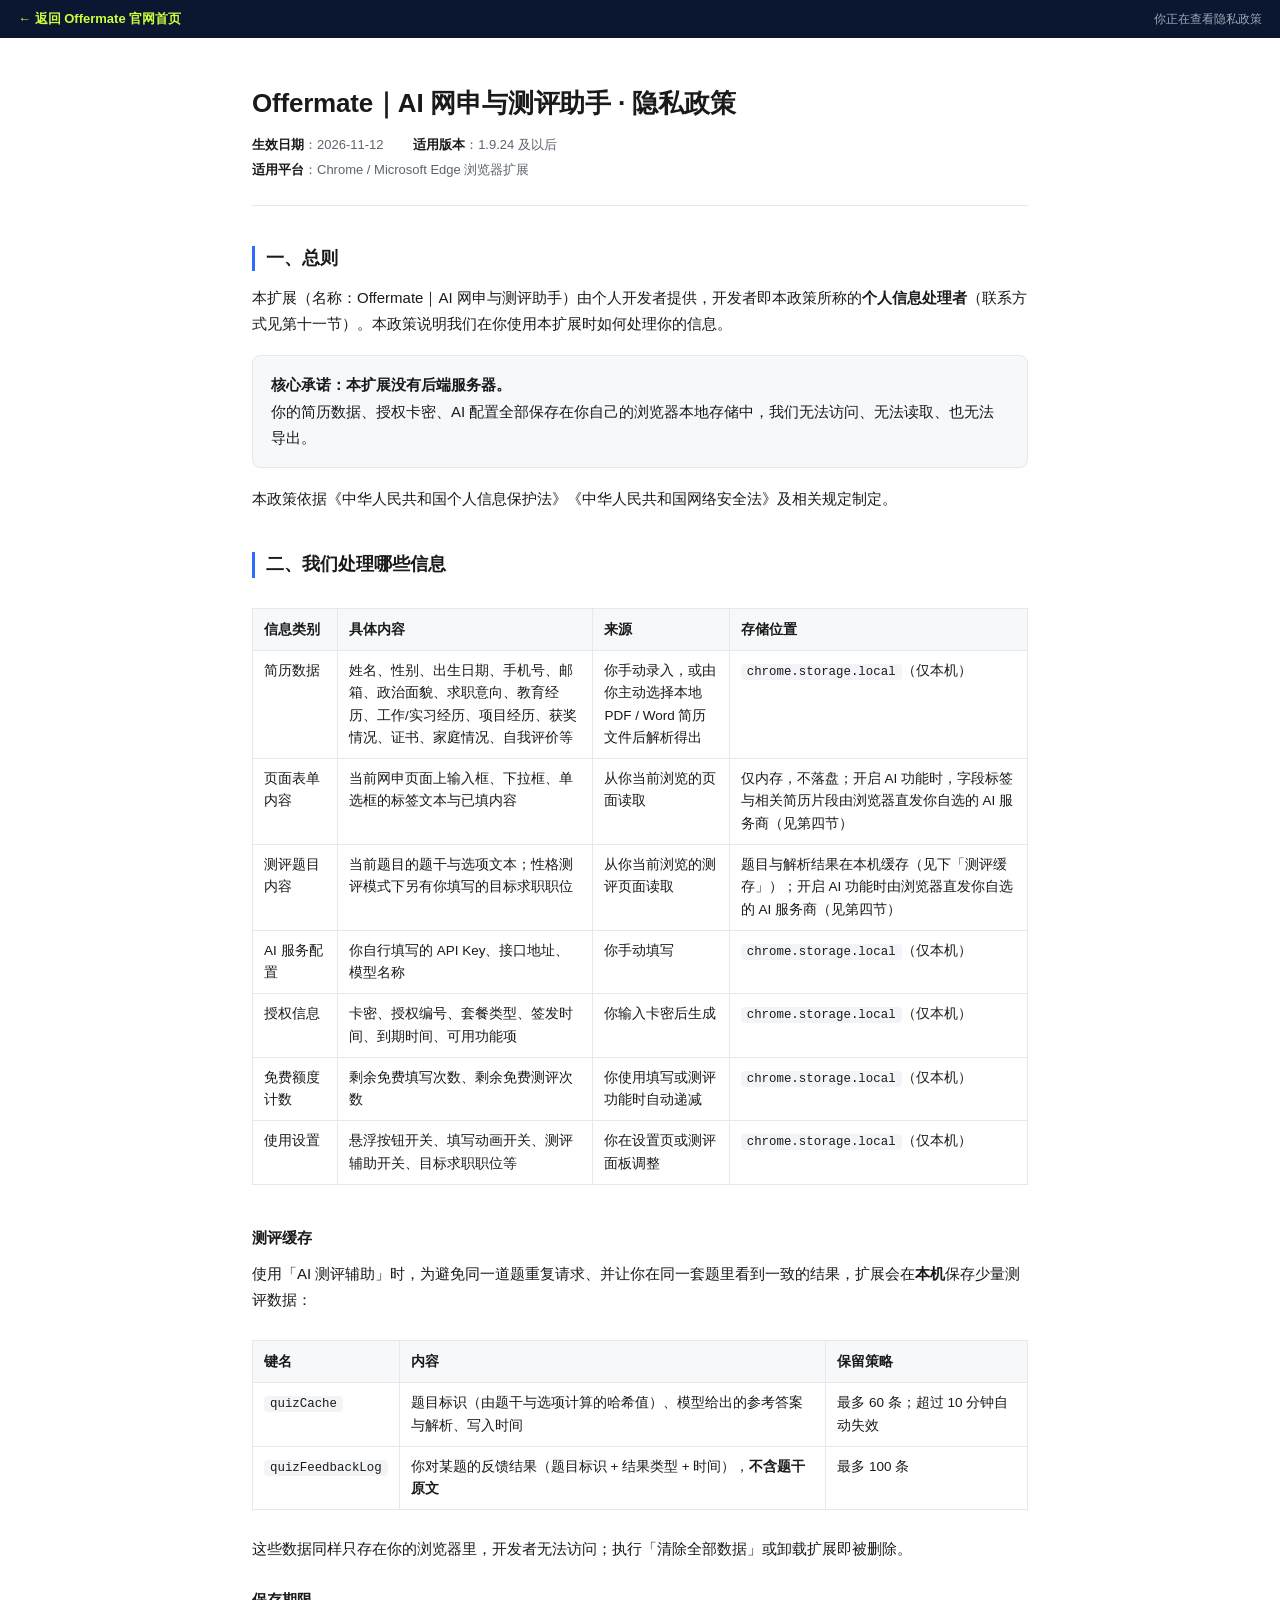
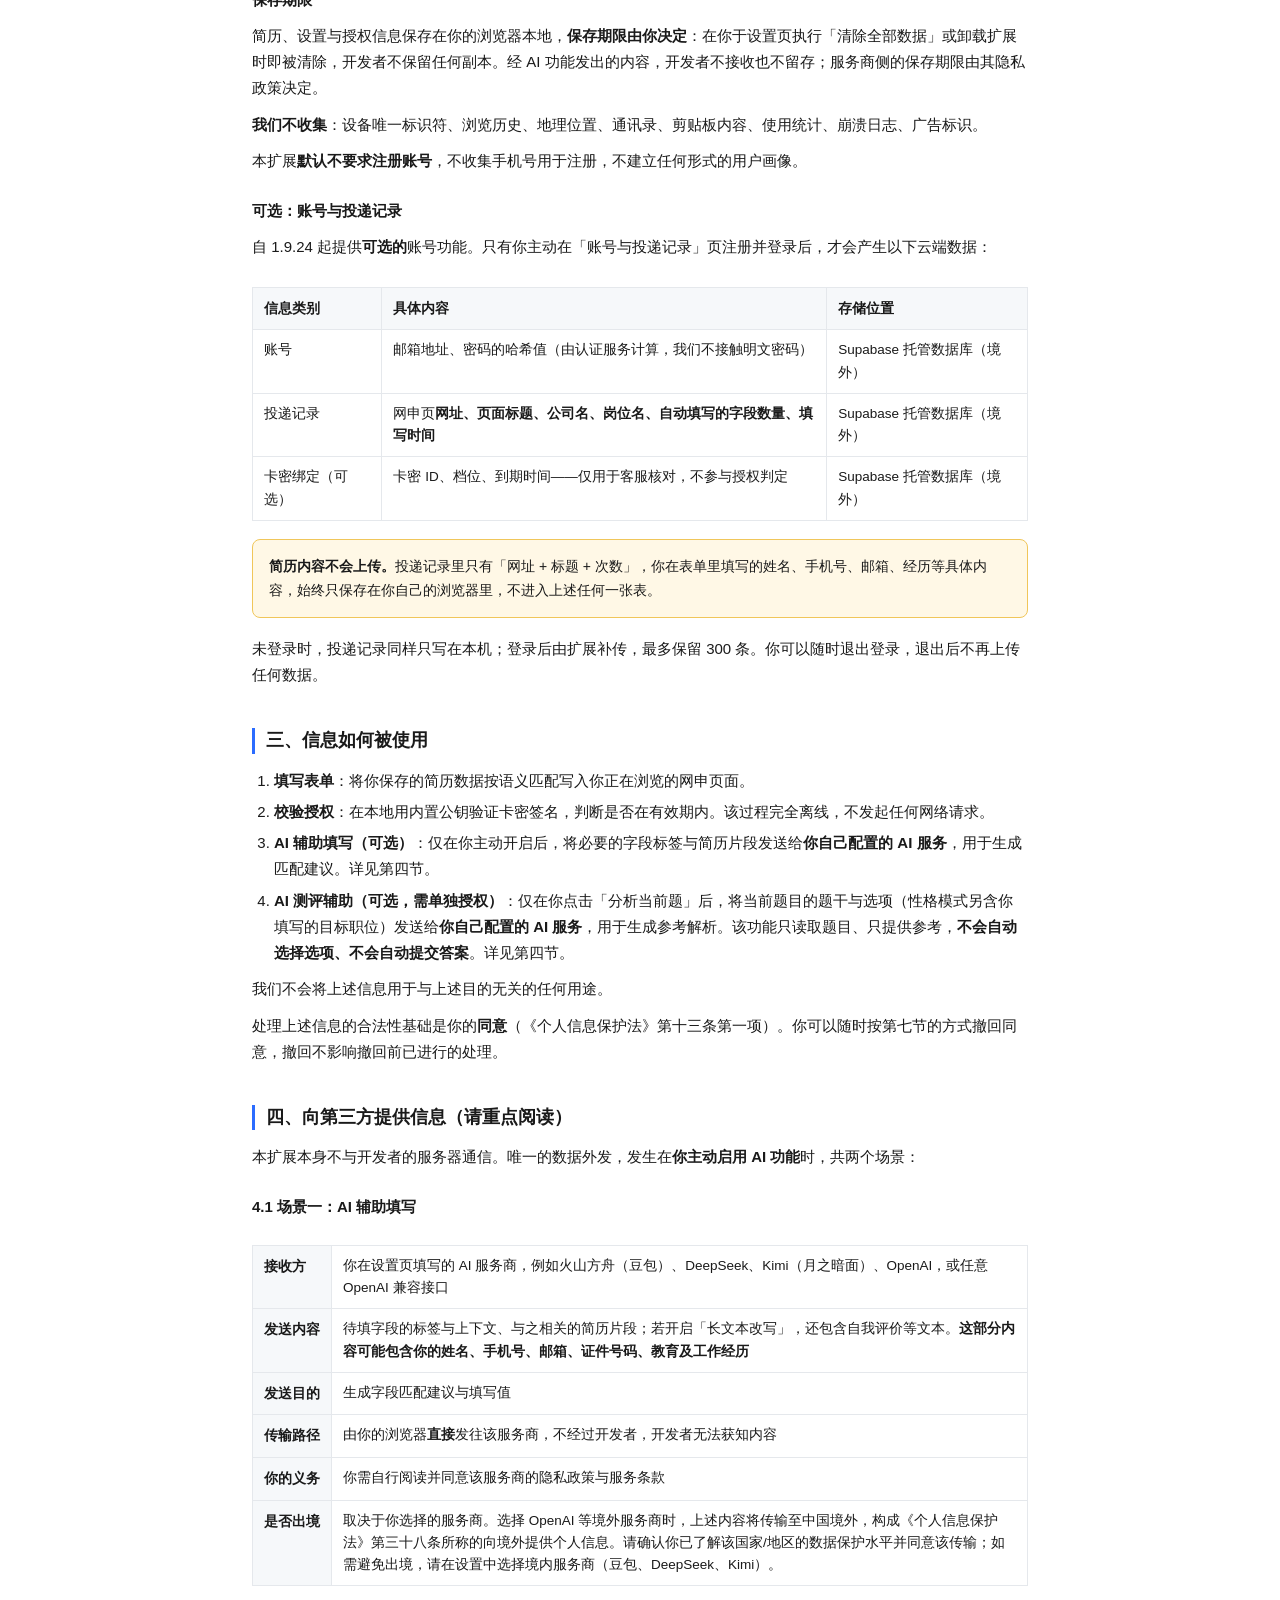
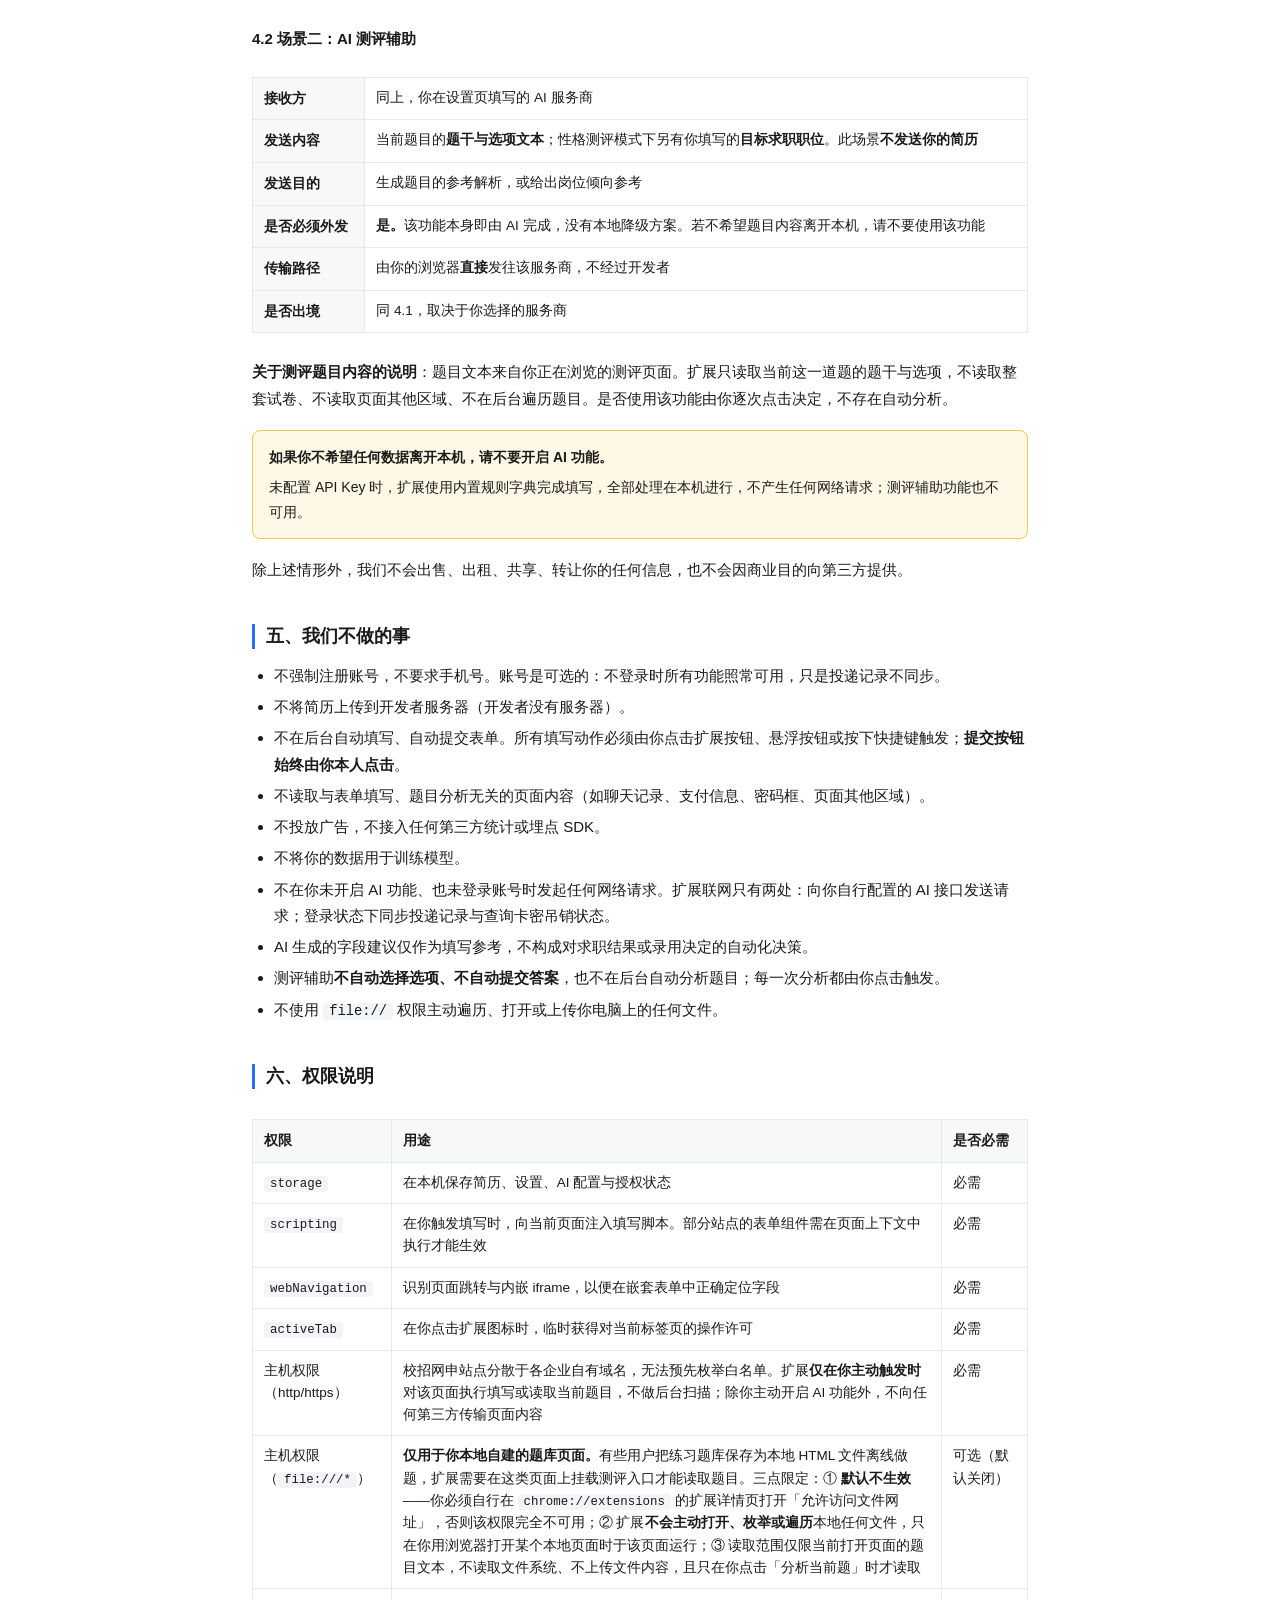
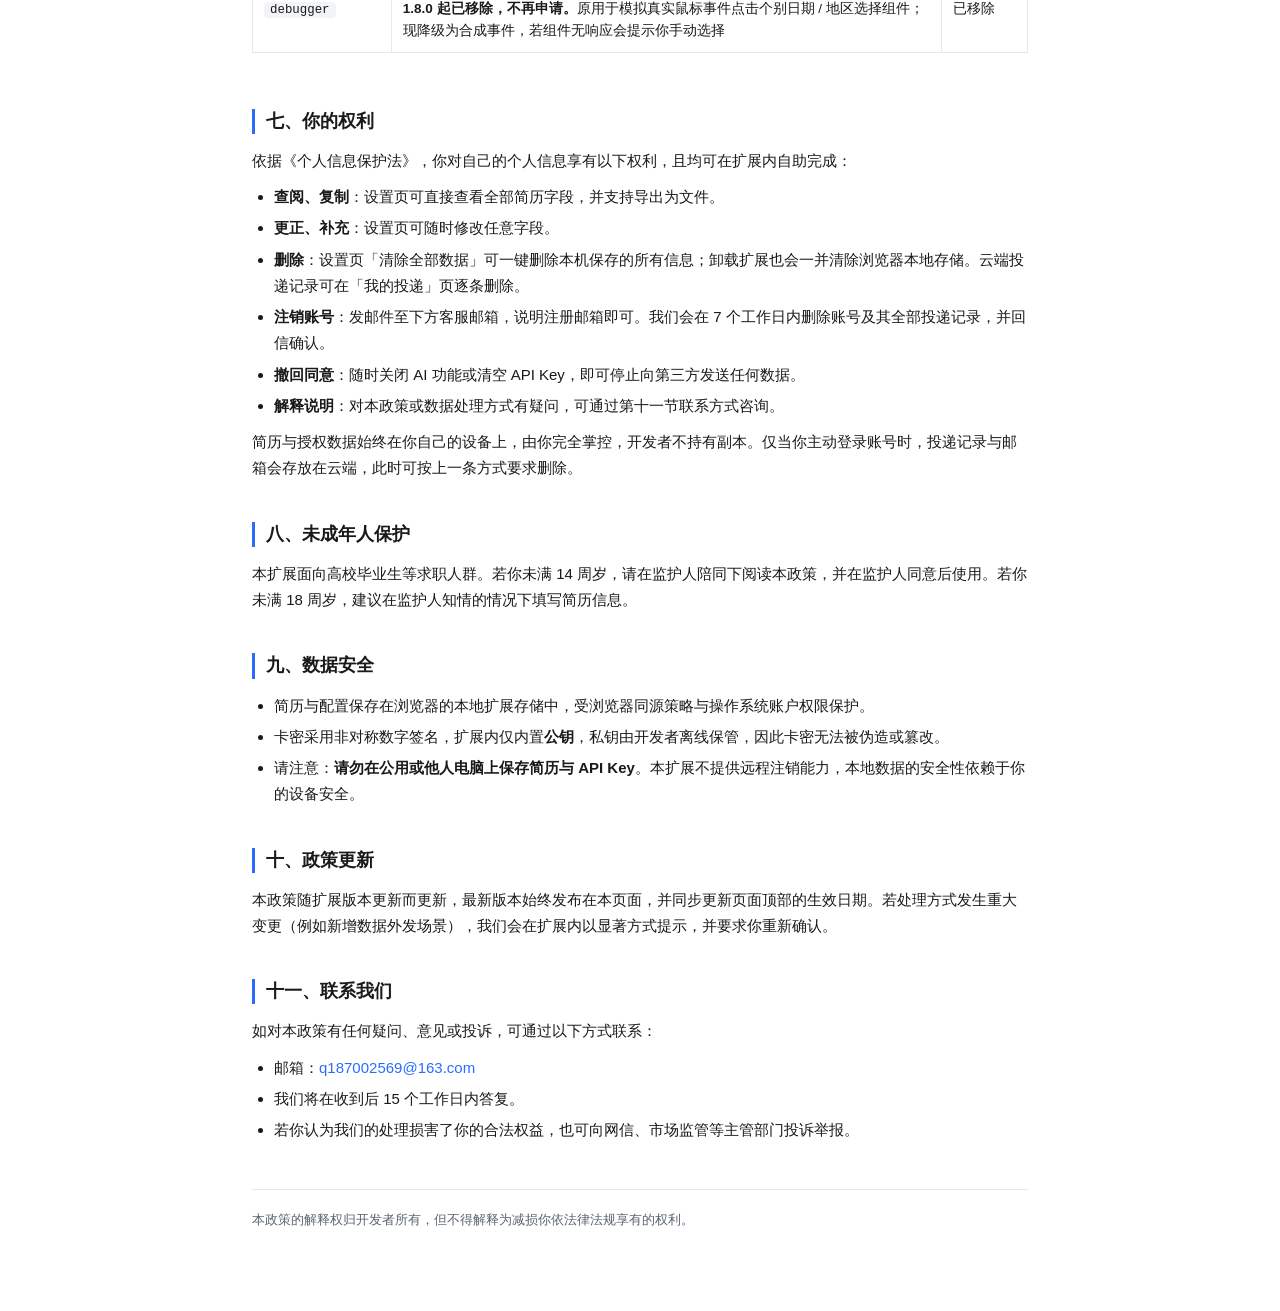
<file: index.html>
<!DOCTYPE html>
<html lang="zh-CN">
<head>
<meta charset="utf-8">
<meta name="viewport" content="width=device-width,initial-scale=1">
<title>隐私政策 · Offermate｜AI 网申与测评助手</title>
<meta name="description" content="Offermate｜AI 网申与测评助手隐私政策：简历与授权数据仅保存在本机；可选登录账号后，仅同步「网址、页面标题、填写次数」三类投递记录。开发者不接触简历内容。">
<style>
  :root{
    --bg:#ffffff; --fg:#1a1a1a; --fg2:#5b6470; --line:#e5e8ec;
    --accent:#2b6cff; --warn-bg:#fff8e6; --warn-line:#f0c65a;
    --tbl-head:#f6f8fa; --code-bg:#f2f4f7;
  }
  @media (prefers-color-scheme: dark){
    :root{
      --bg:#14161a; --fg:#e8eaed; --fg2:#9aa4b2; --line:#2a2f38;
      --accent:#6f9bff; --warn-bg:#2a2415; --warn-line:#8a6d2a;
      --tbl-head:#1c2028; --code-bg:#1c2028;
    }
  }
  *{box-sizing:border-box}
  body{
    margin:0; background:var(--bg); color:var(--fg);
    font:15px/1.75 -apple-system,BlinkMacSystemFont,"Segoe UI","PingFang SC","Microsoft YaHei",sans-serif;
    -webkit-font-smoothing:antialiased;
  }
  .wrap{max-width:820px;margin:0 auto;padding:48px 22px 80px}
  header{border-bottom:1px solid var(--line);padding-bottom:22px;margin-bottom:34px}
  h1{font-size:26px;line-height:1.35;margin:0 0 12px;letter-spacing:-.2px}
  .meta{color:var(--fg2);font-size:13px;line-height:1.9}
  .meta b{color:var(--fg);font-weight:600}
  h2{font-size:18px;margin:40px 0 14px;padding-left:11px;border-left:3px solid var(--accent);line-height:1.4}
  h3{font-size:15px;margin:24px 0 8px}
  p{margin:10px 0}
  ul,ol{margin:10px 0;padding-left:22px}
  li{margin:5px 0}
  strong{font-weight:600}
  table{width:100%;border-collapse:collapse;margin:16px 0;font-size:13.5px}
  th,td{border:1px solid var(--line);padding:9px 11px;text-align:left;vertical-align:top}
  th{background:var(--tbl-head);font-weight:600;white-space:nowrap}
  td{line-height:1.65}
  code{background:var(--code-bg);padding:1px 6px;border-radius:4px;font-size:.92em;
       font-family:ui-monospace,SFMono-Regular,Menlo,Consolas,monospace}
  .callout{
    background:var(--warn-bg);border:1px solid var(--warn-line);border-radius:8px;
    padding:14px 16px;margin:18px 0;font-size:14px;
  }
  .callout b{display:block;margin-bottom:6px}
  .key{
    background:var(--tbl-head);border:1px solid var(--line);border-radius:8px;
    padding:16px 18px;margin:18px 0;font-size:15px;
  }
  hr{border:0;border-top:1px solid var(--line);margin:38px 0}
  footer{color:var(--fg2);font-size:12.5px;margin-top:46px;padding-top:20px;border-top:1px solid var(--line)}
  a{color:var(--accent);text-decoration:none}
  a:hover{text-decoration:underline}
  .tbl-scroll{overflow-x:auto}
  @media (max-width:560px){
    .wrap{padding:32px 16px 60px}
    h1{font-size:21px}
    table{font-size:12.5px}
    th,td{padding:7px 8px}
  }
  .topbar { position: sticky; top: 0; z-index: 20; display: flex; align-items: center;
    gap: 12px; padding: 10px 18px; background: #0B1730; color: #E8F0FF;
    font-size: 13px; line-height: 1.4; }
  .topbar a { color: #C9FF3B; font-weight: 700; text-decoration: none; }
  .topbar a:hover { text-decoration: underline; }
  .topbar span { margin-left: auto; color: rgba(232, 240, 255, .66); font-size: 12px; }
  @media (max-width: 520px) { .topbar span { display: none; } }
</style>
</head>
<body>
<div class="topbar">
  <a href="./site/">← 返回 Offermate 官网首页</a>
  <span>你正在查看隐私政策</span>
</div>

<div class="wrap">

<header>
  <h1>Offermate｜AI 网申与测评助手 · 隐私政策</h1>
  <div class="meta">
    <b>生效日期</b>：2026-11-12　　
    <b>适用版本</b>：1.9.24 及以后<br>
    <b>适用平台</b>：Chrome / Microsoft Edge 浏览器扩展
  </div>
</header>

<h2>一、总则</h2>
<p>本扩展（名称：Offermate｜AI 网申与测评助手）由个人开发者提供，开发者即本政策所称的<strong>个人信息处理者</strong>（联系方式见第十一节）。本政策说明我们在你使用本扩展时如何处理你的信息。</p>

<div class="key">
  <strong>核心承诺：本扩展没有后端服务器。</strong><br>
  你的简历数据、授权卡密、AI 配置全部保存在你自己的浏览器本地存储中，我们无法访问、无法读取、也无法导出。
</div>

<p>本政策依据《中华人民共和国个人信息保护法》《中华人民共和国网络安全法》及相关规定制定。</p>

<h2>二、我们处理哪些信息</h2>
<div class="tbl-scroll">
<table>
  <thead>
    <tr><th>信息类别</th><th>具体内容</th><th>来源</th><th>存储位置</th></tr>
  </thead>
  <tbody>
    <tr>
      <td>简历数据</td>
      <td>姓名、性别、出生日期、手机号、邮箱、政治面貌、求职意向、教育经历、工作/实习经历、项目经历、获奖情况、证书、家庭情况、自我评价等</td>
      <td>你手动录入，或由你主动选择本地 PDF / Word 简历文件后解析得出</td>
      <td><code>chrome.storage.local</code>（仅本机）</td>
    </tr>
    <tr>
      <td>页面表单内容</td>
      <td>当前网申页面上输入框、下拉框、单选框的标签文本与已填内容</td>
      <td>从你当前浏览的页面读取</td>
      <td>仅内存，不落盘；开启 AI 功能时，字段标签与相关简历片段由浏览器直发你自选的 AI 服务商（见第四节）</td>
    </tr>
    <tr>
      <td>测评题目内容</td>
      <td>当前题目的题干与选项文本；性格测评模式下另有你填写的目标求职职位</td>
      <td>从你当前浏览的测评页面读取</td>
      <td>题目与解析结果在本机缓存（见下「测评缓存」）；开启 AI 功能时由浏览器直发你自选的 AI 服务商（见第四节）</td>
    </tr>
    <tr>
      <td>AI 服务配置</td>
      <td>你自行填写的 API Key、接口地址、模型名称</td>
      <td>你手动填写</td>
      <td><code>chrome.storage.local</code>（仅本机）</td>
    </tr>
    <tr>
      <td>授权信息</td>
      <td>卡密、授权编号、套餐类型、签发时间、到期时间、可用功能项</td>
      <td>你输入卡密后生成</td>
      <td><code>chrome.storage.local</code>（仅本机）</td>
    </tr>
    <tr>
      <td>免费额度计数</td>
      <td>剩余免费填写次数、剩余免费测评次数</td>
      <td>你使用填写或测评功能时自动递减</td>
      <td><code>chrome.storage.local</code>（仅本机）</td>
    </tr>
    <tr>
      <td>使用设置</td>
      <td>悬浮按钮开关、填写动画开关、测评辅助开关、目标求职职位等</td>
      <td>你在设置页或测评面板调整</td>
      <td><code>chrome.storage.local</code>（仅本机）</td>
    </tr>
  </tbody>
</table>
</div>

<h3>测评缓存</h3>
<p>使用「AI 测评辅助」时，为避免同一道题重复请求、并让你在同一套题里看到一致的结果，扩展会在<strong>本机</strong>保存少量测评数据：</p>
<div class="tbl-scroll">
<table>
  <thead>
    <tr><th>键名</th><th>内容</th><th>保留策略</th></tr>
  </thead>
  <tbody>
    <tr><td><code>quizCache</code></td><td>题目标识（由题干与选项计算的哈希值）、模型给出的参考答案与解析、写入时间</td><td>最多 60 条；超过 10 分钟自动失效</td></tr>
    <tr><td><code>quizFeedbackLog</code></td><td>你对某题的反馈结果（题目标识 + 结果类型 + 时间），<strong>不含题干原文</strong></td><td>最多 100 条</td></tr>
  </tbody>
</table>
</div>
<p>这些数据同样只存在你的浏览器里，开发者无法访问；执行「清除全部数据」或卸载扩展即被删除。</p>

<h3>保存期限</h3>
<p>简历、设置与授权信息保存在你的浏览器本地，<strong>保存期限由你决定</strong>：在你于设置页执行「清除全部数据」或卸载扩展时即被清除，开发者不保留任何副本。经 AI 功能发出的内容，开发者不接收也不留存；服务商侧的保存期限由其隐私政策决定。</p>

<p><strong>我们不收集</strong>：设备唯一标识符、浏览历史、地理位置、通讯录、剪贴板内容、使用统计、崩溃日志、广告标识。</p>
<p>本扩展<strong>默认不要求注册账号</strong>，不收集手机号用于注册，不建立任何形式的用户画像。</p>

<h3>可选：账号与投递记录</h3>
<p>自 1.9.24 起提供<strong>可选的</strong>账号功能。只有你主动在「账号与投递记录」页注册并登录后，才会产生以下云端数据：</p>
<div class="tbl-scroll">
<table>
  <thead>
    <tr><th>信息类别</th><th>具体内容</th><th>存储位置</th></tr>
  </thead>
  <tbody>
    <tr>
      <td>账号</td>
      <td>邮箱地址、密码的哈希值（由认证服务计算，我们不接触明文密码）</td>
      <td>Supabase 托管数据库（境外）</td>
    </tr>
    <tr>
      <td>投递记录</td>
      <td>网申页<strong>网址、页面标题、公司名、岗位名、自动填写的字段数量、填写时间</strong></td>
      <td>Supabase 托管数据库（境外）</td>
    </tr>
    <tr>
      <td>卡密绑定（可选）</td>
      <td>卡密 ID、档位、到期时间——仅用于客服核对，不参与授权判定</td>
      <td>Supabase 托管数据库（境外）</td>
    </tr>
  </tbody>
</table>
<div class="callout">
  <strong>简历内容不会上传。</strong>投递记录里只有「网址 + 标题 + 次数」，你在表单里填写的姓名、手机号、邮箱、经历等具体内容，始终只保存在你自己的浏览器里，不进入上述任何一张表。
</div>
<p>未登录时，投递记录同样只写在本机；登录后由扩展补传，最多保留 300 条。你可以随时退出登录，退出后不再上传任何数据。</p>

<h2>三、信息如何被使用</h2>
<ol>
  <li><strong>填写表单</strong>：将你保存的简历数据按语义匹配写入你正在浏览的网申页面。</li>
  <li><strong>校验授权</strong>：在本地用内置公钥验证卡密签名，判断是否在有效期内。该过程完全离线，不发起任何网络请求。</li>
  <li><strong>AI 辅助填写（可选）</strong>：仅在你主动开启后，将必要的字段标签与简历片段发送给<strong>你自己配置的 AI 服务</strong>，用于生成匹配建议。详见第四节。</li>
  <li><strong>AI 测评辅助（可选，需单独授权）</strong>：仅在你点击「分析当前题」后，将当前题目的题干与选项（性格模式另含你填写的目标职位）发送给<strong>你自己配置的 AI 服务</strong>，用于生成参考解析。该功能只读取题目、只提供参考，<strong>不会自动选择选项、不会自动提交答案</strong>。详见第四节。</li>
</ol>
<p>我们不会将上述信息用于与上述目的无关的任何用途。</p>
<p>处理上述信息的合法性基础是你的<strong>同意</strong>（《个人信息保护法》第十三条第一项）。你可以随时按第七节的方式撤回同意，撤回不影响撤回前已进行的处理。</p>

<h2>四、向第三方提供信息（请重点阅读）</h2>
<p>本扩展本身不与开发者的服务器通信。唯一的数据外发，发生在<strong>你主动启用 AI 功能</strong>时，共两个场景：</p>

<h3>4.1 场景一：AI 辅助填写</h3>
<div class="tbl-scroll">
<table>
  <tbody>
    <tr><th>接收方</th><td>你在设置页填写的 AI 服务商，例如火山方舟（豆包）、DeepSeek、Kimi（月之暗面）、OpenAI，或任意 OpenAI 兼容接口</td></tr>
    <tr><th>发送内容</th><td>待填字段的标签与上下文、与之相关的简历片段；若开启「长文本改写」，还包含自我评价等文本。<strong>这部分内容可能包含你的姓名、手机号、邮箱、证件号码、教育及工作经历</strong></td></tr>
    <tr><th>发送目的</th><td>生成字段匹配建议与填写值</td></tr>
    <tr><th>传输路径</th><td>由你的浏览器<strong>直接</strong>发往该服务商，不经过开发者，开发者无法获知内容</td></tr>
    <tr><th>你的义务</th><td>你需自行阅读并同意该服务商的隐私政策与服务条款</td></tr>
    <tr><th>是否出境</th><td>取决于你选择的服务商。选择 OpenAI 等境外服务商时，上述内容将传输至中国境外，构成《个人信息保护法》第三十八条所称的向境外提供个人信息。请确认你已了解该国家/地区的数据保护水平并同意该传输；如需避免出境，请在设置中选择境内服务商（豆包、DeepSeek、Kimi）。</td></tr>
  </tbody>
</table>
</div>

<h3>4.2 场景二：AI 测评辅助</h3>
<div class="tbl-scroll">
<table>
  <tbody>
    <tr><th>接收方</th><td>同上，你在设置页填写的 AI 服务商</td></tr>
    <tr><th>发送内容</th><td>当前题目的<strong>题干与选项文本</strong>；性格测评模式下另有你填写的<strong>目标求职职位</strong>。此场景<strong>不发送你的简历</strong></td></tr>
    <tr><th>发送目的</th><td>生成题目的参考解析，或给出岗位倾向参考</td></tr>
    <tr><th>是否必须外发</th><td><strong>是。</strong>该功能本身即由 AI 完成，没有本地降级方案。若不希望题目内容离开本机，请不要使用该功能</td></tr>
    <tr><th>传输路径</th><td>由你的浏览器<strong>直接</strong>发往该服务商，不经过开发者</td></tr>
    <tr><th>是否出境</th><td>同 4.1，取决于你选择的服务商</td></tr>
  </tbody>
</table>
</div>

<p><strong>关于测评题目内容的说明</strong>：题目文本来自你正在浏览的测评页面。扩展只读取当前这一道题的题干与选项，不读取整套试卷、不读取页面其他区域、不在后台遍历题目。是否使用该功能由你逐次点击决定，不存在自动分析。</p>

<div class="callout">
  <b>如果你不希望任何数据离开本机，请不要开启 AI 功能。</b>
  未配置 API Key 时，扩展使用内置规则字典完成填写，全部处理在本机进行，不产生任何网络请求；测评辅助功能也不可用。
</div>

<p>除上述情形外，我们不会出售、出租、共享、转让你的任何信息，也不会因商业目的向第三方提供。</p>

<h2>五、我们不做的事</h2>
<ul>
  <li>不强制注册账号，不要求手机号。账号是可选的：不登录时所有功能照常可用，只是投递记录不同步。</li>
  <li>不将简历上传到开发者服务器（开发者没有服务器）。</li>
  <li>不在后台自动填写、自动提交表单。所有填写动作必须由你点击扩展按钮、悬浮按钮或按下快捷键触发；<strong>提交按钮始终由你本人点击</strong>。</li>
  <li>不读取与表单填写、题目分析无关的页面内容（如聊天记录、支付信息、密码框、页面其他区域）。</li>
  <li>不投放广告，不接入任何第三方统计或埋点 SDK。</li>
  <li>不将你的数据用于训练模型。</li>
  <li>不在你未开启 AI 功能、也未登录账号时发起任何网络请求。扩展联网只有两处：向你自行配置的 AI 接口发送请求；登录状态下同步投递记录与查询卡密吊销状态。</li>
  <li>AI 生成的字段建议仅作为填写参考，不构成对求职结果或录用决定的自动化决策。</li>
  <li>测评辅助<strong>不自动选择选项、不自动提交答案</strong>，也不在后台自动分析题目；每一次分析都由你点击触发。</li>
  <li>不使用 <code>file://</code> 权限主动遍历、打开或上传你电脑上的任何文件。</li>
</ul>

<h2>六、权限说明</h2>
<div class="tbl-scroll">
<table>
  <thead>
    <tr><th>权限</th><th>用途</th><th>是否必需</th></tr>
  </thead>
  <tbody>
    <tr><td><code>storage</code></td><td>在本机保存简历、设置、AI 配置与授权状态</td><td>必需</td></tr>
    <tr><td><code>scripting</code></td><td>在你触发填写时，向当前页面注入填写脚本。部分站点的表单组件需在页面上下文中执行才能生效</td><td>必需</td></tr>
    <tr><td><code>webNavigation</code></td><td>识别页面跳转与内嵌 iframe，以便在嵌套表单中正确定位字段</td><td>必需</td></tr>
    <tr><td><code>activeTab</code></td><td>在你点击扩展图标时，临时获得对当前标签页的操作许可</td><td>必需</td></tr>
    <tr><td>主机权限（http/https）</td><td>校招网申站点分散于各企业自有域名，无法预先枚举白名单。扩展<strong>仅在你主动触发时</strong>对该页面执行填写或读取当前题目，不做后台扫描；除你主动开启 AI 功能外，不向任何第三方传输页面内容</td><td>必需</td></tr>
    <tr><td>主机权限（<code>file:///*</code>）</td><td><strong>仅用于你本地自建的题库页面。</strong>有些用户把练习题库保存为本地 HTML 文件离线做题，扩展需要在这类页面上挂载测评入口才能读取题目。三点限定：① <strong>默认不生效</strong>——你必须自行在 <code>chrome://extensions</code> 的扩展详情页打开「允许访问文件网址」，否则该权限完全不可用；② 扩展<strong>不会主动打开、枚举或遍历</strong>本地任何文件，只在你用浏览器打开某个本地页面时于该页面运行；③ 读取范围仅限当前打开页面的题目文本，不读取文件系统、不上传文件内容，且只在你点击「分析当前题」时才读取</td><td>可选（默认关闭）</td></tr>
    <tr><td><code>debugger</code></td><td><strong>1.8.0 起已移除，不再申请。</strong>原用于模拟真实鼠标事件点击个别日期 / 地区选择组件；现降级为合成事件，若组件无响应会提示你手动选择</td><td>已移除</td></tr>
  </tbody>
</table>
</div>

<h2>七、你的权利</h2>
<p>依据《个人信息保护法》，你对自己的个人信息享有以下权利，且均可在扩展内自助完成：</p>
<ul>
  <li><strong>查阅、复制</strong>：设置页可直接查看全部简历字段，并支持导出为文件。</li>
  <li><strong>更正、补充</strong>：设置页可随时修改任意字段。</li>
  <li><strong>删除</strong>：设置页「清除全部数据」可一键删除本机保存的所有信息；卸载扩展也会一并清除浏览器本地存储。云端投递记录可在「我的投递」页逐条删除。</li>
  <li><strong>注销账号</strong>：发邮件至下方客服邮箱，说明注册邮箱即可。我们会在 7 个工作日内删除账号及其全部投递记录，并回信确认。</li>
  <li><strong>撤回同意</strong>：随时关闭 AI 功能或清空 API Key，即可停止向第三方发送任何数据。</li>
  <li><strong>解释说明</strong>：对本政策或数据处理方式有疑问，可通过第十一节联系方式咨询。</li>
</ul>
<p>简历与授权数据始终在你自己的设备上，由你完全掌控，开发者不持有副本。仅当你主动登录账号时，投递记录与邮箱会存放在云端，此时可按上一条方式要求删除。</p>

<h2>八、未成年人保护</h2>
<p>本扩展面向高校毕业生等求职人群。若你未满 14 周岁，请在监护人陪同下阅读本政策，并在监护人同意后使用。若你未满 18 周岁，建议在监护人知情的情况下填写简历信息。</p>

<h2>九、数据安全</h2>
<ul>
  <li>简历与配置保存在浏览器的本地扩展存储中，受浏览器同源策略与操作系统账户权限保护。</li>
  <li>卡密采用非对称数字签名，扩展内仅内置<strong>公钥</strong>，私钥由开发者离线保管，因此卡密无法被伪造或篡改。</li>
  <li>请注意：<strong>请勿在公用或他人电脑上保存简历与 API Key</strong>。本扩展不提供远程注销能力，本地数据的安全性依赖于你的设备安全。</li>
</ul>

<h2>十、政策更新</h2>
<p>本政策随扩展版本更新而更新，最新版本始终发布在本页面，并同步更新页面顶部的生效日期。若处理方式发生重大变更（例如新增数据外发场景），我们会在扩展内以显著方式提示，并要求你重新确认。</p>

<h2>十一、联系我们</h2>
<p>如对本政策有任何疑问、意见或投诉，可通过以下方式联系：</p>
<ul>
  <li>邮箱：<a href="mailto:q187002569@163.com">q187002569@163.com</a></li>
  <li>我们将在收到后 15 个工作日内答复。</li>
  <li>若你认为我们的处理损害了你的合法权益，也可向网信、市场监管等主管部门投诉举报。</li>
</ul>

<footer>
  本政策的解释权归开发者所有，但不得解释为减损你依法律法规享有的权利。
</footer>

</div>
</body>
</html>
</file>
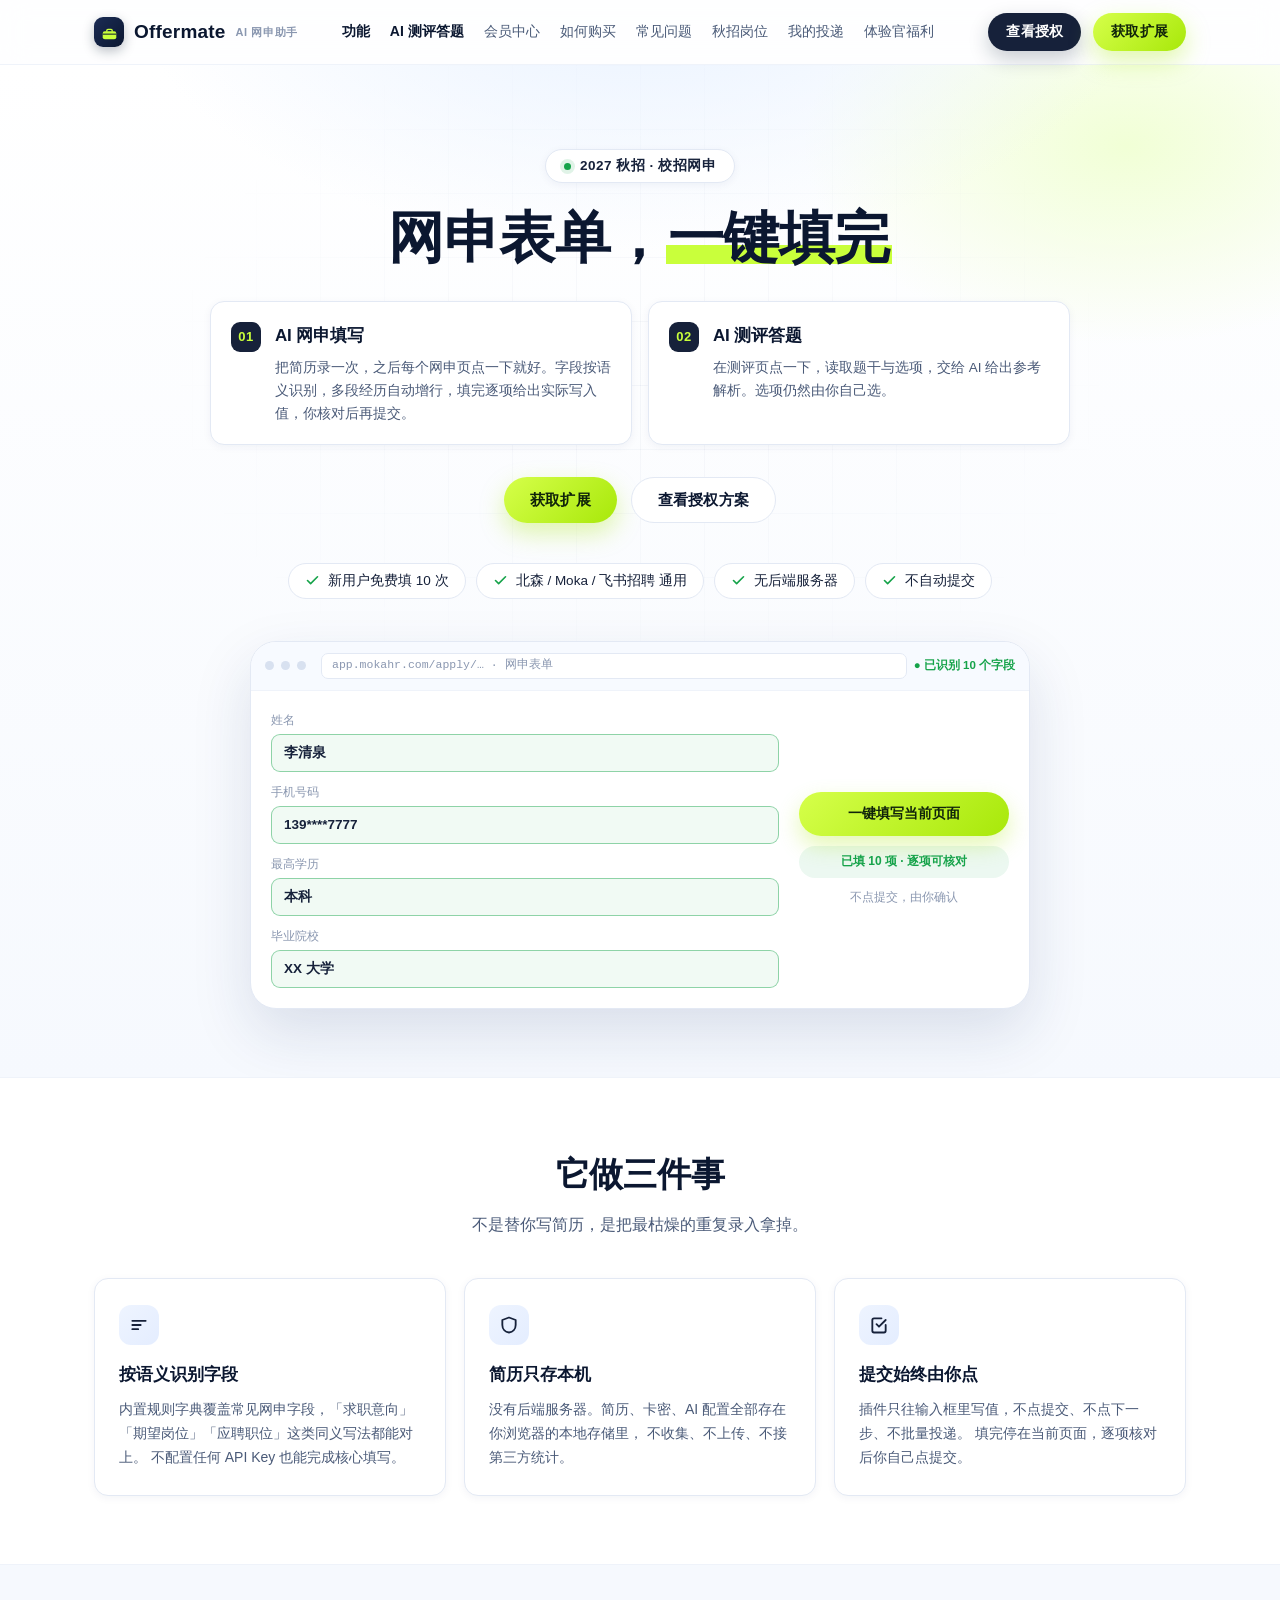
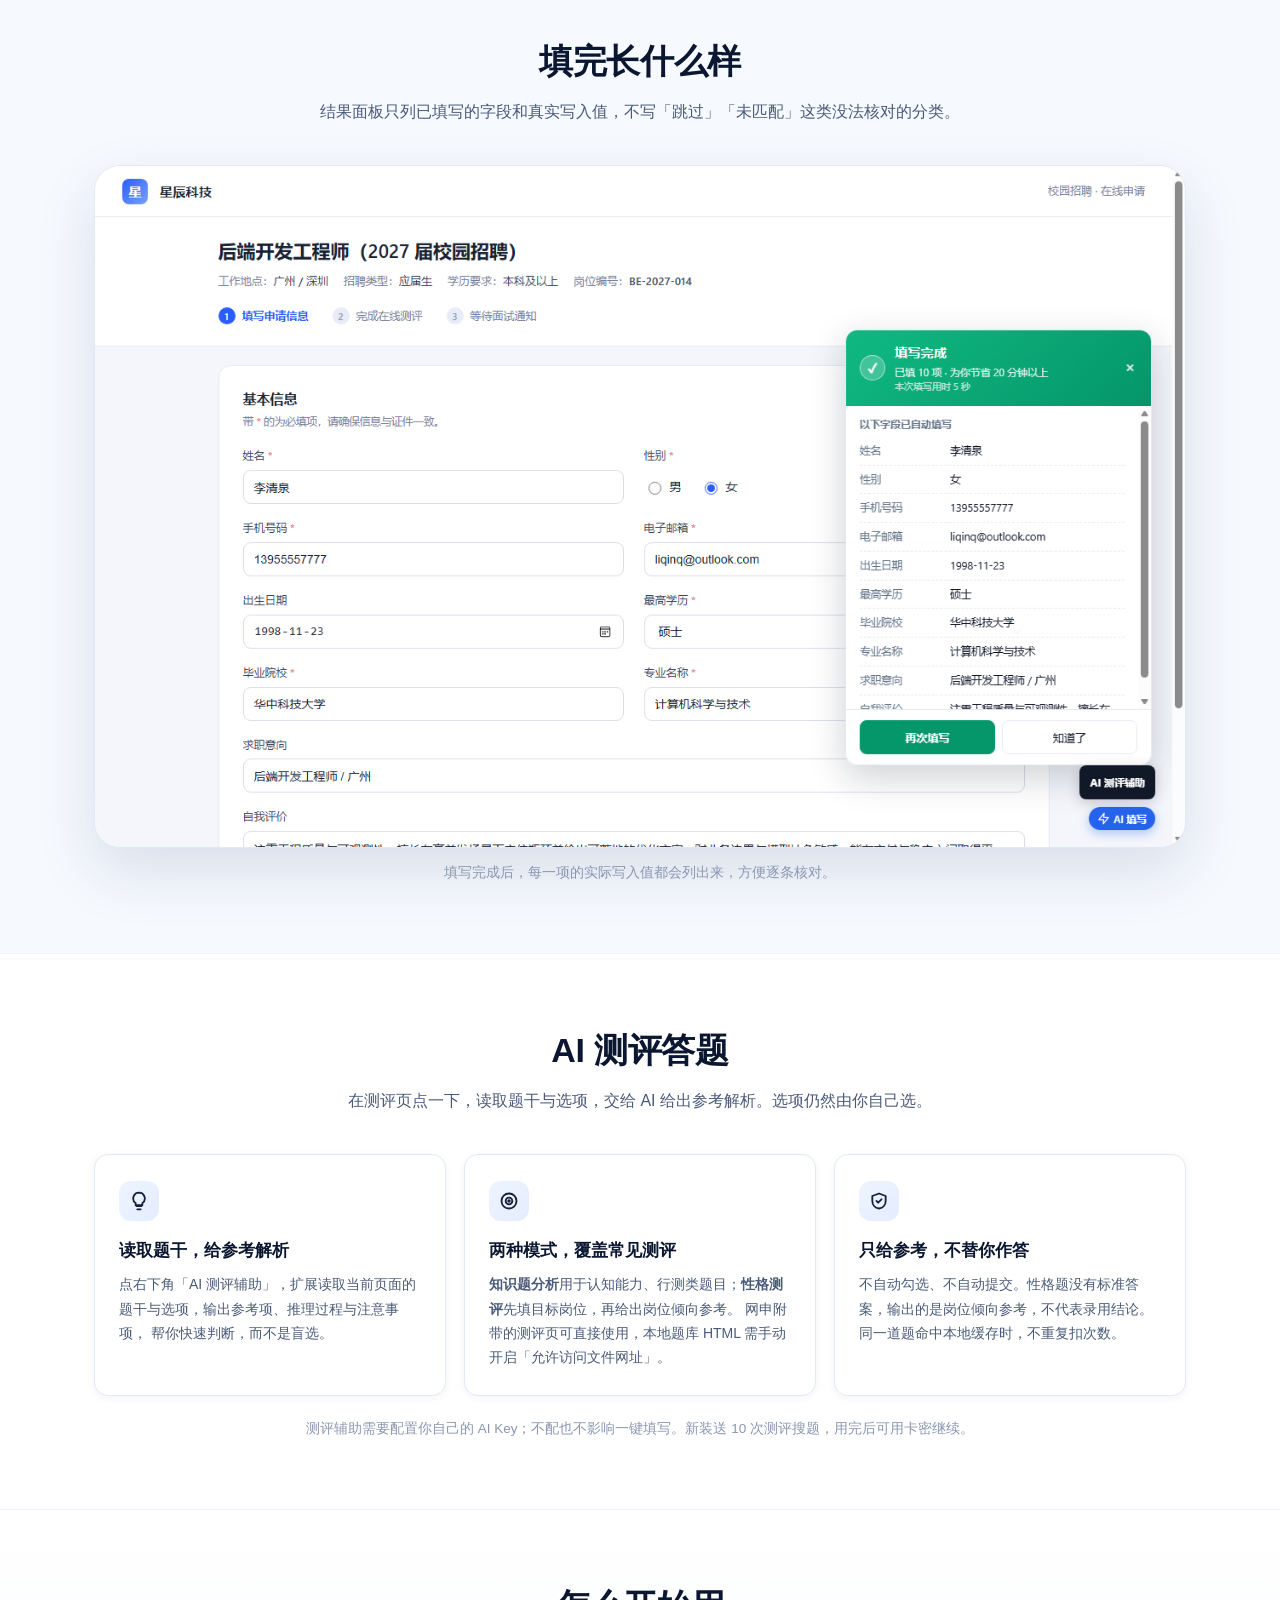
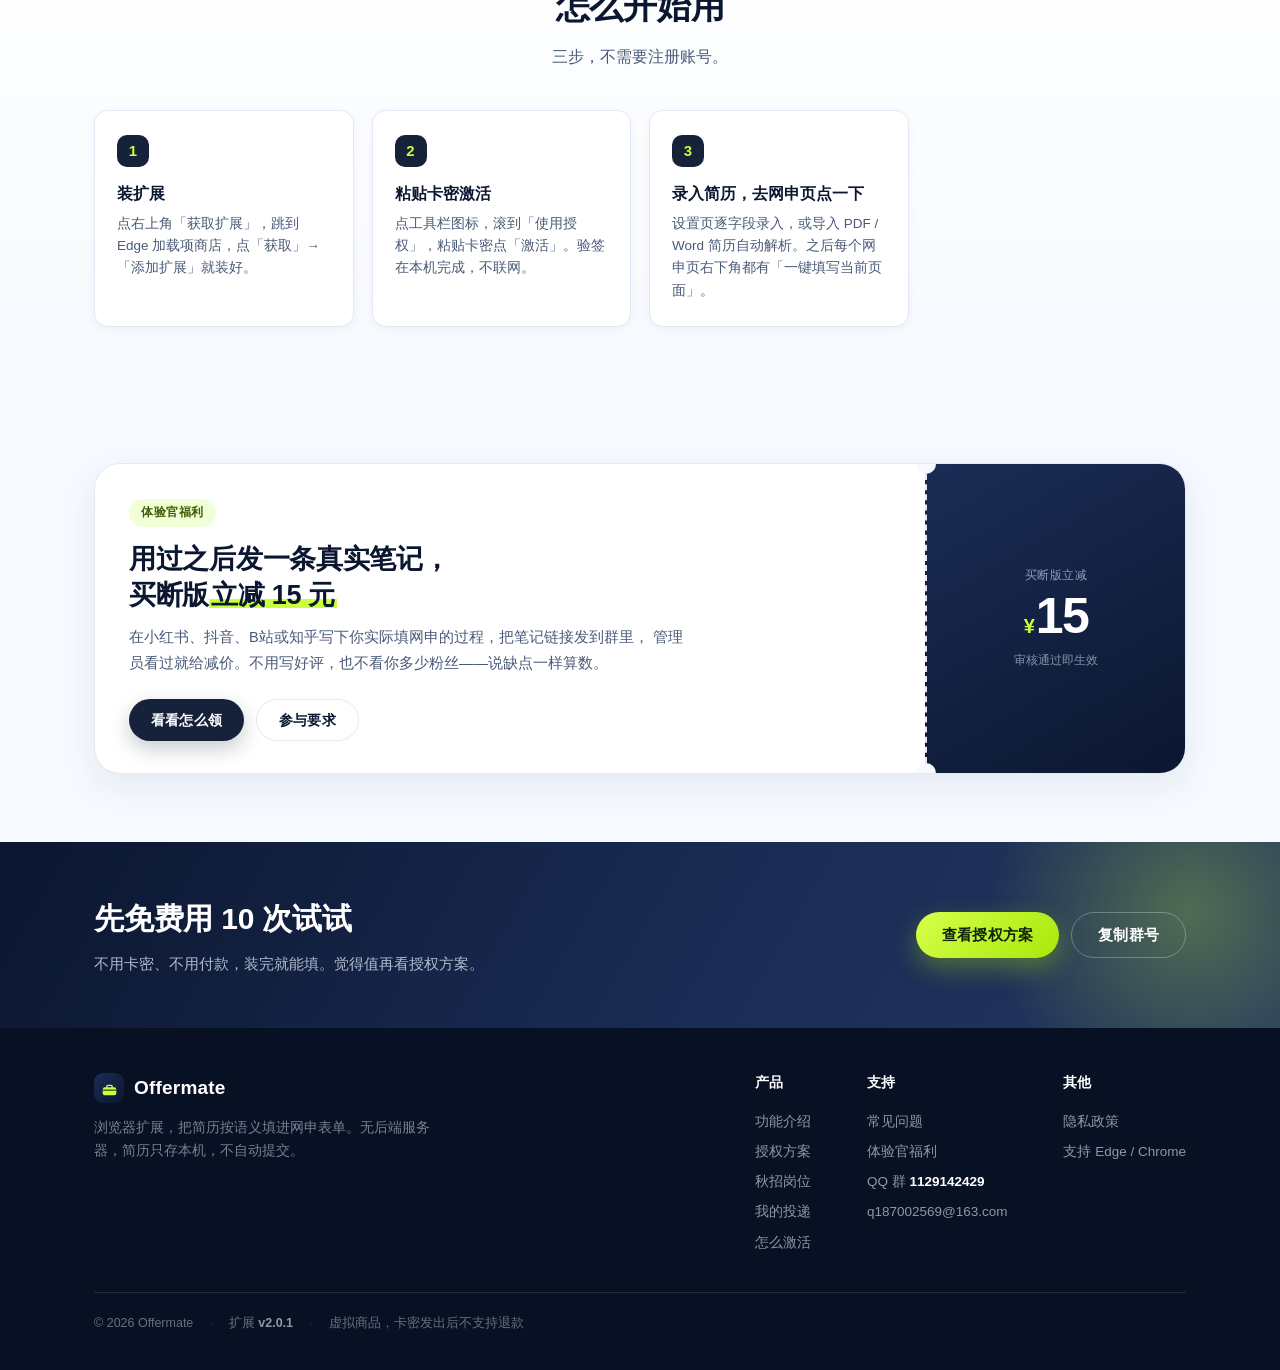
<file: site/index.html>
<!DOCTYPE html>
<html lang="zh-CN">
<head>
<meta charset="utf-8">
<meta name="viewport" content="width=device-width, initial-scale=1">
<title>Offermate｜AI 网申与测评助手</title>
<meta name="description" content="浏览器扩展：把简历按语义填进网申表单。北森、Moka、飞书招聘通用，不配 API Key 也能用，简历只存本机，不自动提交。">
<link rel="icon" href="assets/favicon.svg" type="image/svg+xml">
<link rel="stylesheet" href="assets/style.css">
<style>
  /* 首页专用 */
  .feat-grid { display: grid; grid-template-columns: repeat(3, 1fr); gap: 18px; }
  .feat {
    background: #fff; border: 1px solid var(--line); border-radius: var(--radius);
    padding: 26px 24px; box-shadow: var(--shadow-sm);
  }
  .feat .ic {
    width: 40px; height: 40px; border-radius: 12px;
    background: linear-gradient(135deg, #EEF4FF, #E4EDFF);
    display: grid; place-items: center;
  }
  .feat .ic svg { width: 20px; height: 20px; color: var(--ink-2); }
  .feat h3 { margin-top: 16px; font-size: 16.5px; font-weight: 800; }
  .feat p { margin-top: 8px; font-size: 14px; color: var(--body); line-height: 1.72; }

  .shot-wrap { margin-top: 12px; }
  .shot {
    border-radius: var(--radius-lg); overflow: hidden;
    border: 1px solid var(--line); box-shadow: var(--shadow-lg);
    background: #fff;
  }
  .shot-cap { margin-top: 14px; text-align: center; font-size: 13.5px; color: var(--muted); }

  /* 开篇双功能：AI 网申填写 / AI 测评答题 并列、等权呈现 */
  .cap-pair {
    margin: 30px auto 0; max-width: 860px;
    display: grid; grid-template-columns: 1fr 1fr; gap: 16px;
    text-align: left;
  }
  .cap {
    display: flex; gap: 14px; align-items: flex-start;
    background: #fff; border: 1px solid var(--line);
    border-radius: var(--radius); padding: 20px 20px 18px;
    box-shadow: var(--shadow-sm);
    transition: transform .18s, box-shadow .18s, border-color .18s;
  }
  .cap:hover { transform: translateY(-2px); box-shadow: var(--shadow); border-color: #C9D5EA; }
  .cap-n {
    flex: none; width: 30px; height: 30px; border-radius: 9px;
    background: var(--ink-2); color: var(--lime);
    display: grid; place-items: center;
    font-size: 13px; font-weight: 800; letter-spacing: .5px;
  }
  .cap h2 { font-size: 17px; font-weight: 800; letter-spacing: -.2px; }
  .cap p { margin-top: 7px; font-size: 13.5px; color: var(--body); line-height: 1.7; }
  #fill { scroll-margin-top: 76px; }

  @media (max-width: 760px) {
    .cap-pair { grid-template-columns: 1fr; }
  }

  /* 首屏产品演示：把「填写过程」提前到第一屏，不依赖新截图。
     数据为演示用虚构值，与商店截图一致（李清泉 / 139****7777）。 */
  .hero-demo {
    margin: 42px auto 0; max-width: 780px; text-align: left;
    background: #fff; border: 1px solid var(--line);
    border-radius: var(--radius-lg); box-shadow: var(--shadow-lg);
    overflow: hidden;
  }
  .hd-bar {
    display: flex; align-items: center; gap: 7px;
    padding: 11px 14px; background: #F7FAFF;
    border-bottom: 1px solid var(--line-2);
  }
  .hd-bar i { width: 9px; height: 9px; border-radius: 50%; background: #D8E1F0; flex: none; }
  .hd-url {
    margin-left: 8px; flex: 1; min-width: 0;
    height: 26px; border-radius: 7px; background: #fff;
    border: 1px solid var(--line);
    display: flex; align-items: center; padding: 0 10px;
    font-family: ui-monospace, Menlo, Consolas, monospace;
    font-size: 11.5px; color: var(--muted);
    white-space: nowrap; overflow: hidden; text-overflow: ellipsis;
  }
  .hd-live { flex: none; font-size: 11.5px; font-weight: 700; color: var(--green); }
  .hd-body { display: grid; grid-template-columns: 1fr 210px; gap: 20px; padding: 20px; }
  .hd-field { margin-bottom: 11px; }
  .hd-field:last-child { margin-bottom: 0; }
  .hd-field label { display: block; font-size: 11.5px; color: var(--muted); margin-bottom: 4px; }
  .hd-input {
    height: 38px; border-radius: 9px; border: 1px solid var(--line);
    display: flex; align-items: center; padding: 0 12px;
    font-size: 13.5px; color: var(--body); background: #fff;
  }
  .hd-input.filled {
    border-color: rgba(22,163,74,.45); background: rgba(22,163,74,.06);
    color: var(--ink-2); font-weight: 600;
  }
  .hd-side { display: flex; flex-direction: column; justify-content: center; gap: 10px; }
  .hd-btn {
    height: 44px; border-radius: 999px;
    background: linear-gradient(135deg, #D6FF4A, var(--lime-deep));
    color: #10240A; font-size: 13.5px; font-weight: 800;
    display: flex; align-items: center; justify-content: center;
    box-shadow: 0 10px 22px rgba(168,232,10,.3);
  }
  .hd-badge {
    text-align: center; font-size: 12px; font-weight: 700; color: var(--green);
    background: rgba(22,163,74,.08); border-radius: 999px; padding: 6px 10px;
  }
  .hd-note { text-align: center; font-size: 11.5px; color: var(--muted); }

  /* AI 测评答题：白色底与上下区块区分；锚点留出 sticky 导航高度 */
  .quiz { background: #fff; border-top: 1px solid var(--line-2); border-bottom: 1px solid var(--line-2); }
  #quiz { scroll-margin-top: 76px; }
  .quiz-note {
    margin-top: 22px; text-align: center;
    font-size: 13.5px; color: var(--muted); line-height: 1.7;
  }

  @media (max-width: 640px) {
    .hd-body { grid-template-columns: 1fr; gap: 14px; }
  }

  /* 体验官福利入口：浅色区块 + 右侧一张撕口小票，避免和下面的深色 CTA 撞色 */
  .promo {
    display: grid; grid-template-columns: 1fr 260px; gap: 0;
    background: #fff; border: 1px solid var(--line);
    border-radius: var(--radius-lg); box-shadow: var(--shadow);
    overflow: hidden;
  }
  .promo-l { padding: 34px 34px 32px; }
  .promo-tag {
    display: inline-block; padding: 4px 12px; border-radius: 999px;
    background: #F1FFD6; color: #3F5C06;
    font-size: 12px; font-weight: 700; letter-spacing: .6px;
  }
  .promo-l h2 {
    margin-top: 14px; font-size: clamp(21px, 2.6vw, 27px);
    font-weight: 800; letter-spacing: -.3px; line-height: 1.35;
  }
  .promo-l h2 em {
    font-style: normal;
    background: linear-gradient(180deg, transparent 62%, var(--lime) 62%, var(--lime) 92%, transparent 92%);
    padding: 0 2px;
  }
  .promo-l p { margin-top: 12px; font-size: 14.5px; color: var(--body); line-height: 1.78; max-width: 560px; }
  .promo-cta { margin-top: 22px; display: flex; gap: 12px; flex-wrap: wrap; }
  .promo-cta .btn { height: 42px; padding: 0 22px; font-size: 14px; }

  .promo-r {
    background: linear-gradient(150deg, #1B2C55, #0B1730);
    color: #fff; display: flex; flex-direction: column;
    align-items: center; justify-content: center;
    border-left: 2px dashed var(--line); position: relative;
  }
  .promo-r::before, .promo-r::after {
    content: ""; position: absolute; left: -11px; width: 20px; height: 20px;
    border-radius: 50%; background: var(--bg);
  }
  .promo-r::before { top: -10px; }
  .promo-r::after { bottom: -10px; }
  .promo-r .k { font-size: 12px; color: rgba(232,240,255,.6); letter-spacing: .5px; }
  .promo-r .v { margin-top: 6px; display: flex; align-items: baseline; gap: 1px; }
  .promo-r .v i { font-style: normal; font-size: 20px; font-weight: 700; color: var(--lime); }
  .promo-r .v b { font-size: 50px; font-weight: 800; letter-spacing: -1.5px; line-height: 1; }
  .promo-r .u { margin-top: 8px; font-size: 12px; color: rgba(232,240,255,.55); }

  @media (max-width: 820px) {
    .promo { grid-template-columns: 1fr; }
    .promo-r { border-left: 0; border-top: 2px dashed var(--line); padding: 22px 0; }
    .promo-r::before { top: -11px; left: -10px; }
    .promo-r::after { top: -11px; bottom: auto; left: auto; right: -10px; }
    .promo-l { padding: 26px 22px 24px; }
  }

  @media (max-width: 1000px) { .feat-grid { grid-template-columns: 1fr; } }
</style>
</head>
<body>

<nav class="nav">
  <div class="nav-in">
    <a class="logo" href="index.html">
      <span class="logo-mark">
        <svg viewBox="0 0 24 24"><path d="M8.2 10.4V9.2a1.6 1.6 0 0 1 1.6-1.6h4.4a1.6 1.6 0 0 1 1.6 1.6v1.2" stroke="#C9FF3B" stroke-width="1.9" fill="none" stroke-linecap="round"/><rect x="2.4" y="10.4" width="19.2" height="11.2" rx="3" fill="#C9FF3B"/><rect x="2.4" y="13.6" width="19.2" height="1.4" fill="#0B1730"/></svg>
      </span>
      Offermate <small>AI 网申助手</small>
    </a>
    <div class="nav-links">
      <a href="index.html" class="on">功能</a>
      <a href="#quiz">AI 测评答题</a>
      <a href="pricing.html">会员中心</a>
      <a href="pricing.html#howto" class="nav-2nd">如何购买</a>
      <a href="pricing.html#faq" class="nav-2nd">常见问题</a>
      <a href="jobs.html">秋招岗位</a>
      <a href="my.html">我的投递</a>
      <a href="share.html">体验官福利</a>
    </div>
    <div class="nav-cta">
      <a class="btn btn-dark btn-sm" href="pricing.html">查看授权</a>
    </div>
  </div>
</nav>

<header class="hero">
  <div class="wrap">
    <span class="eyebrow"><i></i>2027 秋招 · 校招网申</span>
    <h1>网申表单，<em>一键填完</em></h1>

    <div class="cap-pair">
      <a class="cap" href="#fill">
        <span class="cap-n">01</span>
        <div>
          <h2>AI 网申填写</h2>
          <p>把简历录一次，之后每个网申页点一下就好。字段按语义识别，多段经历自动增行，填完逐项给出实际写入值，你核对后再提交。</p>
        </div>
      </a>
      <a class="cap" href="#quiz">
        <span class="cap-n">02</span>
        <div>
          <h2>AI 测评答题</h2>
          <p>在测评页点一下，读取题干与选项，交给 AI 给出参考解析。选项仍然由你自己选。</p>
        </div>
      </a>
    </div>
    <div class="hero-cta">
      <button class="btn btn-lime" type="button" data-install>获取扩展</button>
      <a class="btn btn-ghost" href="pricing.html">查看授权方案</a>
    </div>
    <ul class="hero-facts">
      <li>
        <svg viewBox="0 0 24 24" fill="none" stroke="currentColor" stroke-width="2.6" stroke-linecap="round" stroke-linejoin="round"><path d="M20 6 9 17l-5-5"/></svg>
        新用户免费填 10 次
      </li>
      <li>
        <svg viewBox="0 0 24 24" fill="none" stroke="currentColor" stroke-width="2.6" stroke-linecap="round" stroke-linejoin="round"><path d="M20 6 9 17l-5-5"/></svg>
        北森 / Moka / 飞书招聘 通用
      </li>
      <li>
        <svg viewBox="0 0 24 24" fill="none" stroke="currentColor" stroke-width="2.6" stroke-linecap="round" stroke-linejoin="round"><path d="M20 6 9 17l-5-5"/></svg>
        无后端服务器
      </li>
      <li>
        <svg viewBox="0 0 24 24" fill="none" stroke="currentColor" stroke-width="2.6" stroke-linecap="round" stroke-linejoin="round"><path d="M20 6 9 17l-5-5"/></svg>
        不自动提交
      </li>
    </ul>

    <div class="hero-demo" aria-hidden="true">
      <div class="hd-bar">
        <i></i><i></i><i></i>
        <span class="hd-url">app.mokahr.com/apply/… · 网申表单</span>
        <span class="hd-live">● 已识别 10 个字段</span>
      </div>
      <div class="hd-body">
        <div class="hd-form">
          <div class="hd-field"><label>姓名</label><div class="hd-input filled">李清泉</div></div>
          <div class="hd-field"><label>手机号码</label><div class="hd-input filled">139****7777</div></div>
          <div class="hd-field"><label>最高学历</label><div class="hd-input filled">本科</div></div>
          <div class="hd-field"><label>毕业院校</label><div class="hd-input filled">XX 大学</div></div>
        </div>
        <div class="hd-side">
          <div class="hd-btn">一键填写当前页面</div>
          <div class="hd-badge">已填 10 项 · 逐项可核对</div>
          <div class="hd-note">不点提交，由你确认</div>
        </div>
      </div>
    </div>
  </div>
</header>

<section class="sec plans" id="fill">
  <div class="wrap">
    <div class="sec-head">
      <h2>它做三件事</h2>
      <p>不是替你写简历，是把最枯燥的重复录入拿掉。</p>
    </div>

    <div class="feat-grid">
      <div class="feat">
        <div class="ic">
          <svg viewBox="0 0 24 24" fill="none" stroke="currentColor" stroke-width="2.2" stroke-linecap="round" stroke-linejoin="round"><path d="M4 7h16M4 12h10M4 17h7"/></svg>
        </div>
        <h3>按语义识别字段</h3>
        <p>
          内置规则字典覆盖常见网申字段，「求职意向」「期望岗位」「应聘职位」这类同义写法都能对上。
          不配置任何 API Key 也能完成核心填写。
        </p>
      </div>

      <div class="feat">
        <div class="ic">
          <svg viewBox="0 0 24 24" fill="none" stroke="currentColor" stroke-width="2.2" stroke-linecap="round" stroke-linejoin="round"><path d="M12 3 4 6v6c0 5 3.4 8.4 8 9 4.6-.6 8-4 8-9V6l-8-3z"/></svg>
        </div>
        <h3>简历只存本机</h3>
        <p>
          没有后端服务器。简历、卡密、AI 配置全部存在你浏览器的本地存储里，
          不收集、不上传、不接第三方统计。
        </p>
      </div>

      <div class="feat">
        <div class="ic">
          <svg viewBox="0 0 24 24" fill="none" stroke="currentColor" stroke-width="2.2" stroke-linecap="round" stroke-linejoin="round"><path d="M9 11l3 3 8-8"/><path d="M20 12v7a2 2 0 0 1-2 2H6a2 2 0 0 1-2-2V6a2 2 0 0 1 2-2h9"/></svg>
        </div>
        <h3>提交始终由你点</h3>
        <p>
          插件只往输入框里写值，不点提交、不点下一步、不批量投递。
          填完停在当前页面，逐项核对后你自己点提交。
        </p>
      </div>
    </div>
  </div>
</section>

<section class="sec">
  <div class="wrap">
    <div class="sec-head">
      <h2>填完长什么样</h2>
      <p>结果面板只列已填写的字段和真实写入值，不写「跳过」「未匹配」这类没法核对的分类。</p>
    </div>
    <div class="shot-wrap">
      <div class="shot">
        <img src="assets/shots/result.png" alt="填写结果面板：已填 10 项，逐项列出字段与实际写入值" loading="lazy">
      </div>
      <p class="shot-cap">填写完成后，每一项的实际写入值都会列出来，方便逐条核对。</p>
    </div>
  </div>
</section>

<section class="sec quiz" id="quiz">
  <div class="wrap">
    <div class="sec-head">
      <h2>AI 测评答题</h2>
      <p>在测评页点一下，读取题干与选项，交给 AI 给出参考解析。选项仍然由你自己选。</p>
    </div>

    <div class="feat-grid">
      <div class="feat">
        <div class="ic">
          <svg viewBox="0 0 24 24" fill="none" stroke="currentColor" stroke-width="2.2" stroke-linecap="round" stroke-linejoin="round"><path d="M9 18h6"/><path d="M10 22h4"/><path d="M12 2a7 7 0 0 0-4 12.7V17h8v-2.3A7 7 0 0 0 12 2z"/></svg>
        </div>
        <h3>读取题干，给参考解析</h3>
        <p>
          点右下角「AI 测评辅助」，扩展读取当前页面的题干与选项，输出参考项、推理过程与注意事项，
          帮你快速判断，而不是盲选。
        </p>
      </div>

      <div class="feat">
        <div class="ic">
          <svg viewBox="0 0 24 24" fill="none" stroke="currentColor" stroke-width="2.2" stroke-linecap="round" stroke-linejoin="round"><circle cx="12" cy="12" r="9"/><circle cx="12" cy="12" r="4"/><circle cx="12" cy="12" r="1"/></svg>
        </div>
        <h3>两种模式，覆盖常见测评</h3>
        <p>
          <b>知识题分析</b>用于认知能力、行测类题目；<b>性格测评</b>先填目标岗位，再给出岗位倾向参考。
          网申附带的测评页可直接使用，本地题库 HTML 需手动开启「允许访问文件网址」。
        </p>
      </div>

      <div class="feat">
        <div class="ic">
          <svg viewBox="0 0 24 24" fill="none" stroke="currentColor" stroke-width="2.2" stroke-linecap="round" stroke-linejoin="round"><path d="M12 3 4 6v6c0 5 3.4 8.4 8 9 4.6-.6 8-4 8-9V6l-8-3z"/><path d="M9 12l2 2 4-4"/></svg>
        </div>
        <h3>只给参考，不替你作答</h3>
        <p>
          不自动勾选、不自动提交。性格题没有标准答案，输出的是岗位倾向参考，不代表录用结论。
          同一道题命中本地缓存时，不重复扣次数。
        </p>
      </div>
    </div>

    <p class="quiz-note">
      测评辅助需要配置你自己的 AI Key；不配也不影响一键填写。新装送 10 次测评搜题，用完后可用卡密继续。
    </p>
  </div>
</section>

<section class="sec howto">
  <div class="wrap">
    <div class="sec-head">
      <h2>怎么开始用</h2>
      <p>三步，不需要注册账号。</p>
    </div>
    <div class="steps">
      <div class="step">
        <div class="step-n">1</div>
        <h3>装扩展</h3>
        <p data-install-step>点右上角「获取扩展」，跳到 Edge 加载项点「获取」即可。</p>
      </div>
      <div class="step">
        <div class="step-n">2</div>
        <h3>粘贴卡密激活</h3>
        <p>点工具栏图标，滚到「使用授权」，粘贴卡密点「激活」。验签在本机完成，不联网。</p>
      </div>
      <div class="step">
        <div class="step-n">3</div>
        <h3>录入简历，去网申页点一下</h3>
        <p>设置页逐字段录入，或导入 PDF / Word 简历自动解析。之后每个网申页右下角都有「一键填写当前页面」。</p>
      </div>
    </div>
  </div>
</section>

<section class="sec">
  <div class="wrap">
    <div class="promo" data-share-block>
      <div class="promo-l">
        <span class="promo-tag">体验官福利</span>
        <h2>用过之后发一条真实笔记，<br>买断版<em>立减 <span data-share-off></span> 元</em></h2>
        <p>
          在小红书、抖音、B站或知乎写下你实际填网申的过程，把笔记链接发到群里，
          管理员看过就给减价。不用写好评，也不看你多少粉丝——说缺点一样算数。
        </p>
        <div class="promo-cta">
          <a class="btn btn-dark" href="share.html">看看怎么领</a>
          <a class="btn btn-ghost" href="share.html#howto">参与要求</a>
        </div>
      </div>
      <div class="promo-r">
        <span class="k">买断版立减</span>
        <span class="v"><i>¥</i><b data-share-off></b></span>
        <span class="u">审核通过即生效</span>
      </div>
    </div>
  </div>
</section>

<section class="cta-band">
  <div class="wrap">
    <div>
      <h2>先免费用 10 次试试</h2>
      <p>不用卡密、不用付款，装完就能填。觉得值再看授权方案。</p>
    </div>
    <div class="cta-act">
      <a class="btn btn-lime" href="pricing.html">查看授权方案</a>
      <button class="btn btn-ghost" data-copy-qq style="background:transparent;color:#fff;border-color:rgba(255,255,255,.28)">复制群号</button>
    </div>
  </div>
</section>

<footer class="foot">
  <div class="wrap">
    <div class="foot-top">
      <div class="foot-brand">
        <div class="logo">
          <span class="logo-mark">
            <svg viewBox="0 0 24 24"><path d="M8.2 10.4V9.2a1.6 1.6 0 0 1 1.6-1.6h4.4a1.6 1.6 0 0 1 1.6 1.6v1.2" stroke="#C9FF3B" stroke-width="1.9" fill="none" stroke-linecap="round"/><rect x="2.4" y="10.4" width="19.2" height="11.2" rx="3" fill="#C9FF3B"/><rect x="2.4" y="13.6" width="19.2" height="1.4" fill="#0B1730"/></svg>
          </span>
          Offermate
        </div>
        <p>浏览器扩展，把简历按语义填进网申表单。无后端服务器，简历只存本机，不自动提交。</p>
      </div>
      <div class="foot-cols">
        <div class="foot-col">
          <h4>产品</h4>
          <a href="index.html">功能介绍</a>
          <a href="pricing.html">授权方案</a>
          <a href="jobs.html">秋招岗位</a>
      <a href="my.html">我的投递</a>
          <a href="pricing.html#howto">怎么激活</a>
        </div>
        <div class="foot-col">
          <h4>支持</h4>
          <a href="pricing.html#faq">常见问题</a>
          <a href="share.html">体验官福利</a>
          <span>QQ 群 <b data-qq style="color:#fff"></b></span>
          <a data-email href="mailto:">邮箱</a>
        </div>
        <div class="foot-col">
          <h4>其他</h4>
          <a data-privacy href="#" target="_blank" rel="noopener">隐私政策</a>
          <span>支持 Edge / Chrome</span>
        </div>
      </div>
    </div>
    <div class="foot-bot">
      <span>© 2026 Offermate</span>
      <span class="sep">·</span>
      <span>扩展 <b data-ver style="color:rgba(232,240,255,.6)"></b></span>
      <span class="sep">·</span>
      <span>虚拟商品，卡密发出后不支持退款</span>
    </div>
  </div>
</footer>

<div class="toast" id="toast" role="status" aria-live="polite"></div>

<script src="assets/config.js"></script>
<script src="assets/site.js"></script>
<script src="assets/share.js"></script>
</body>
</html>
</file>
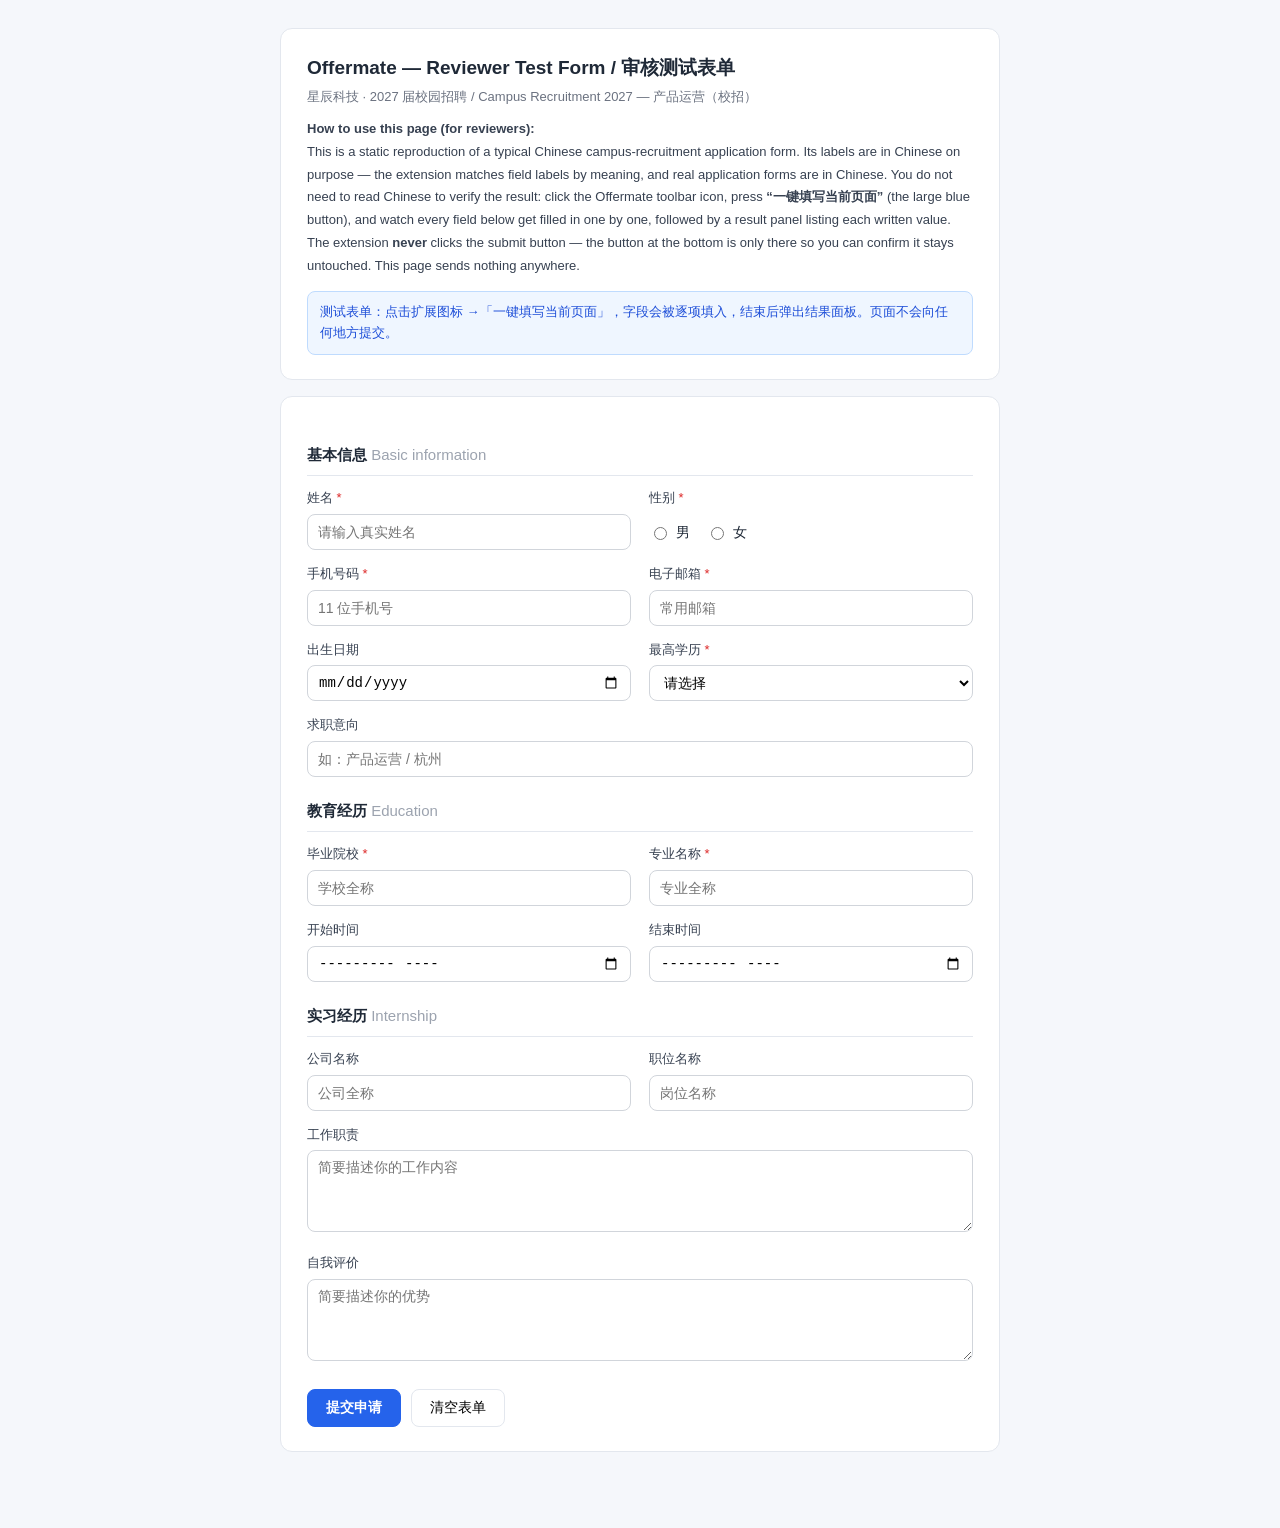
<file: demo.html>
<!DOCTYPE html>
<html lang="zh-CN">
<head>
<meta charset="utf-8">
<meta name="viewport" content="width=device-width,initial-scale=1">
<title>Offermate — Reviewer Test Form / 审核测试表单</title>
<style>
  :root{--line:#e3e7ee;--brand:#2563eb;--muted:#6b7280}
  *{box-sizing:border-box}
  body{margin:0;background:#f5f7fb;color:#1f2937;
       font:14px/1.6 -apple-system,BlinkMacSystemFont,"Segoe UI","PingFang SC","Microsoft YaHei",sans-serif}
  .wrap{max-width:760px;margin:0 auto;padding:28px 20px 60px}
  .card{background:#fff;border:1px solid var(--line);border-radius:12px;padding:24px 26px;margin-bottom:16px}
  h1{font-size:19px;margin:0 0 4px}
  h2{font-size:15px;margin:22px 0 12px;padding-bottom:8px;border-bottom:1px solid var(--line)}
  .sub{color:var(--muted);font-size:13px;margin:0 0 2px}
  .en{color:#374151;font-size:13px;line-height:1.75;margin:10px 0 0}
  .tip{background:#eff6ff;border:1px solid #bfdbfe;color:#1d4ed8;border-radius:8px;padding:10px 12px;font-size:13px;margin-top:14px}
  .grid{display:grid;grid-template-columns:1fr 1fr;gap:14px 18px}
  .full{grid-column:1 / -1}
  label{display:block;font-size:13px;color:#374151;margin-bottom:5px}
  label .e{color:#9ca3af;font-weight:400}
  .req::after{content:" *";color:#dc2626}
  input[type=text],input[type=tel],input[type=email],input[type=date],input[type=month],select,textarea{
    width:100%;height:36px;padding:0 10px;border:1px solid #d1d5db;border-radius:8px;font-size:14px;background:#fff;
  }
  textarea{height:82px;padding:8px 10px;resize:vertical}
  .radios{display:flex;gap:16px;align-items:center;height:36px}
  .radios label{margin:0;display:flex;align-items:center;gap:6px;font-size:14px;color:#1f2937}
  .actions{display:flex;gap:10px;margin-top:22px;align-items:center}
  button{height:38px;padding:0 18px;border-radius:8px;border:1px solid var(--line);background:#fff;cursor:pointer;font-size:14px}
  button.primary{background:var(--brand);border-color:var(--brand);color:#fff;font-weight:600}
  #echo{margin-top:14px;font-size:13px;color:#b45309;display:none;background:#fffbeb;border:1px solid #fde68a;border-radius:8px;padding:10px 12px}
</style>
</head>
<body>
<div class="wrap">

  <div class="card">
    <h1>Offermate — Reviewer Test Form / 审核测试表单</h1>
    <p class="sub">星辰科技 · 2027 届校园招聘 / Campus Recruitment 2027 — 产品运营（校招）</p>
    <p class="en">
      <b>How to use this page (for reviewers):</b><br>
      This is a static reproduction of a typical Chinese campus-recruitment application form.
      Its labels are in Chinese on purpose — the extension matches field labels by meaning, and real
      application forms are in Chinese. You do not need to read Chinese to verify the result:
      click the Offermate toolbar icon, press <b>“一键填写当前页面”</b> (the large blue button), and watch
      every field below get filled in one by one, followed by a result panel listing each written value.<br>
      The extension <b>never</b> clicks the submit button — the button at the bottom is only there so you can
      confirm it stays untouched. This page sends nothing anywhere.
    </p>
    <div class="tip">测试表单：点击扩展图标 →「一键填写当前页面」，字段会被逐项填入，结束后弹出结果面板。页面不会向任何地方提交。</div>
  </div>

  <form class="card" id="form" autocomplete="off">
    <h2>基本信息 <span class="e" style="font-weight:400;color:#9ca3af">Basic information</span></h2>
    <div class="grid">
      <div>
        <label class="req" for="name">姓名</label>
        <input type="text" id="name" name="name" placeholder="请输入真实姓名">
      </div>
      <div>
        <label class="req">性别</label>
        <div class="radios">
          <label><input type="radio" name="gender" value="男"> 男</label>
          <label><input type="radio" name="gender" value="女"> 女</label>
        </div>
      </div>
      <div>
        <label class="req" for="mobile">手机号码</label>
        <input type="tel" id="mobile" name="mobile" placeholder="11 位手机号">
      </div>
      <div>
        <label class="req" for="email">电子邮箱</label>
        <input type="email" id="email" name="email" placeholder="常用邮箱">
      </div>
      <div>
        <label for="birth">出生日期</label>
        <input type="date" id="birth" name="birth">
      </div>
      <div>
        <label class="req" for="degree">最高学历</label>
        <select id="degree" name="degree">
          <option value="">请选择</option>
          <option>大专</option>
          <option>本科</option>
          <option>硕士</option>
          <option>博士</option>
        </select>
      </div>
      <div class="full">
        <label for="expect">求职意向</label>
        <input type="text" id="expect" name="expect" placeholder="如：产品运营 / 杭州">
      </div>
    </div>

    <h2>教育经历 <span class="e" style="font-weight:400;color:#9ca3af">Education</span></h2>
    <div class="grid">
      <div>
        <label class="req" for="school">毕业院校</label>
        <input type="text" id="school" name="school" placeholder="学校全称">
      </div>
      <div>
        <label class="req" for="major">专业名称</label>
        <input type="text" id="major" name="major" placeholder="专业全称">
      </div>
      <div>
        <label for="eduStart">开始时间</label>
        <input type="month" id="eduStart" name="eduStart">
      </div>
      <div>
        <label for="eduEnd">结束时间</label>
        <input type="month" id="eduEnd" name="eduEnd">
      </div>
    </div>

    <h2>实习经历 <span class="e" style="font-weight:400;color:#9ca3af">Internship</span></h2>
    <div class="grid">
      <div>
        <label for="company">公司名称</label>
        <input type="text" id="company" name="company" placeholder="公司全称">
      </div>
      <div>
        <label for="position">职位名称</label>
        <input type="text" id="position" name="position" placeholder="岗位名称">
      </div>
      <div class="full">
        <label for="duty">工作职责</label>
        <textarea id="duty" name="duty" placeholder="简要描述你的工作内容"></textarea>
      </div>
      <div class="full">
        <label for="self">自我评价</label>
        <textarea id="self" name="self" placeholder="简要描述你的优势"></textarea>
      </div>
    </div>

    <div class="actions">
      <button type="button" class="primary" id="submitBtn">提交申请</button>
      <button type="button" id="resetBtn">清空表单</button>
    </div>
    <div id="echo">
      You clicked the submit button. / 你点击了「提交申请」。<br>
      The extension is not supposed to click this — if you did not click it yourself, please report it.
    </div>
  </form>

</div>
<script>
  document.getElementById('submitBtn').addEventListener('click', function () {
    document.getElementById('echo').style.display = 'block';
  });
  document.getElementById('resetBtn').addEventListener('click', function () {
    document.getElementById('form').reset();
    document.getElementById('echo').style.display = 'none';
  });
</script>
</body>
</html>
</file>
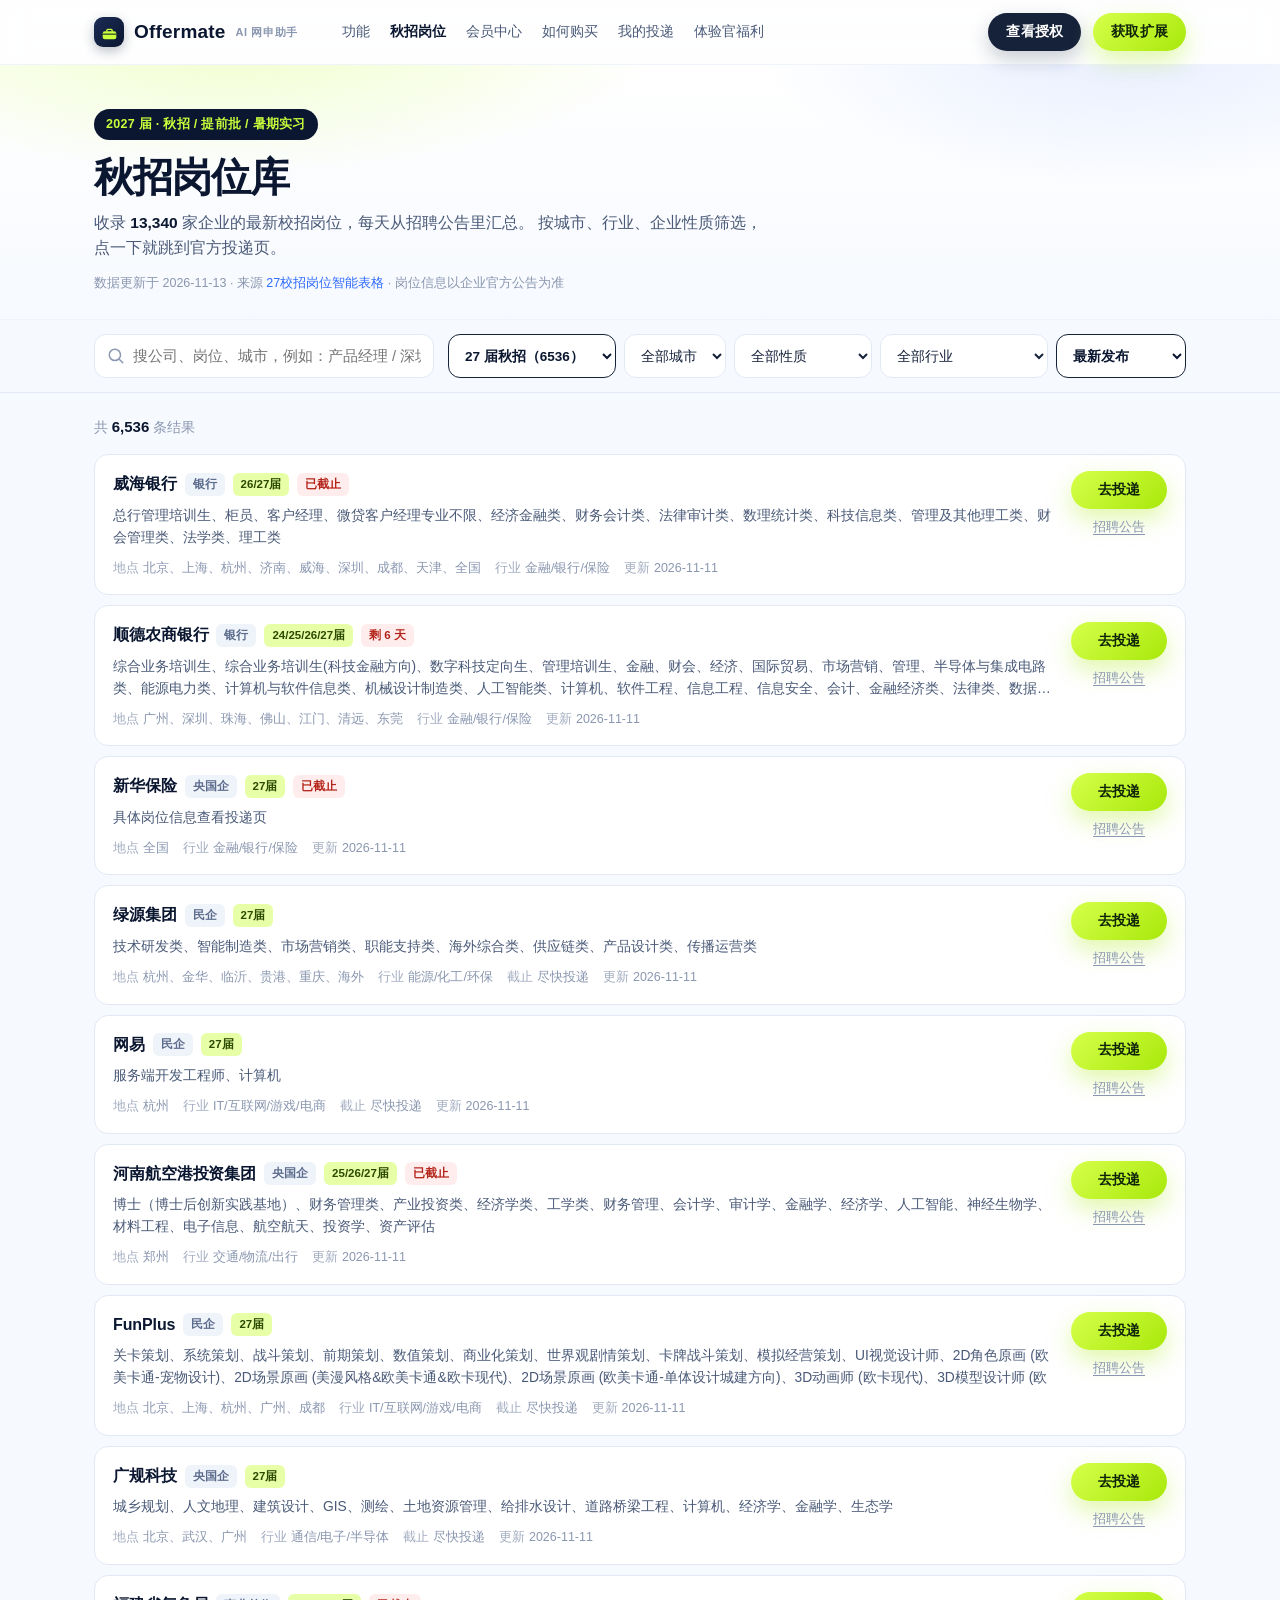
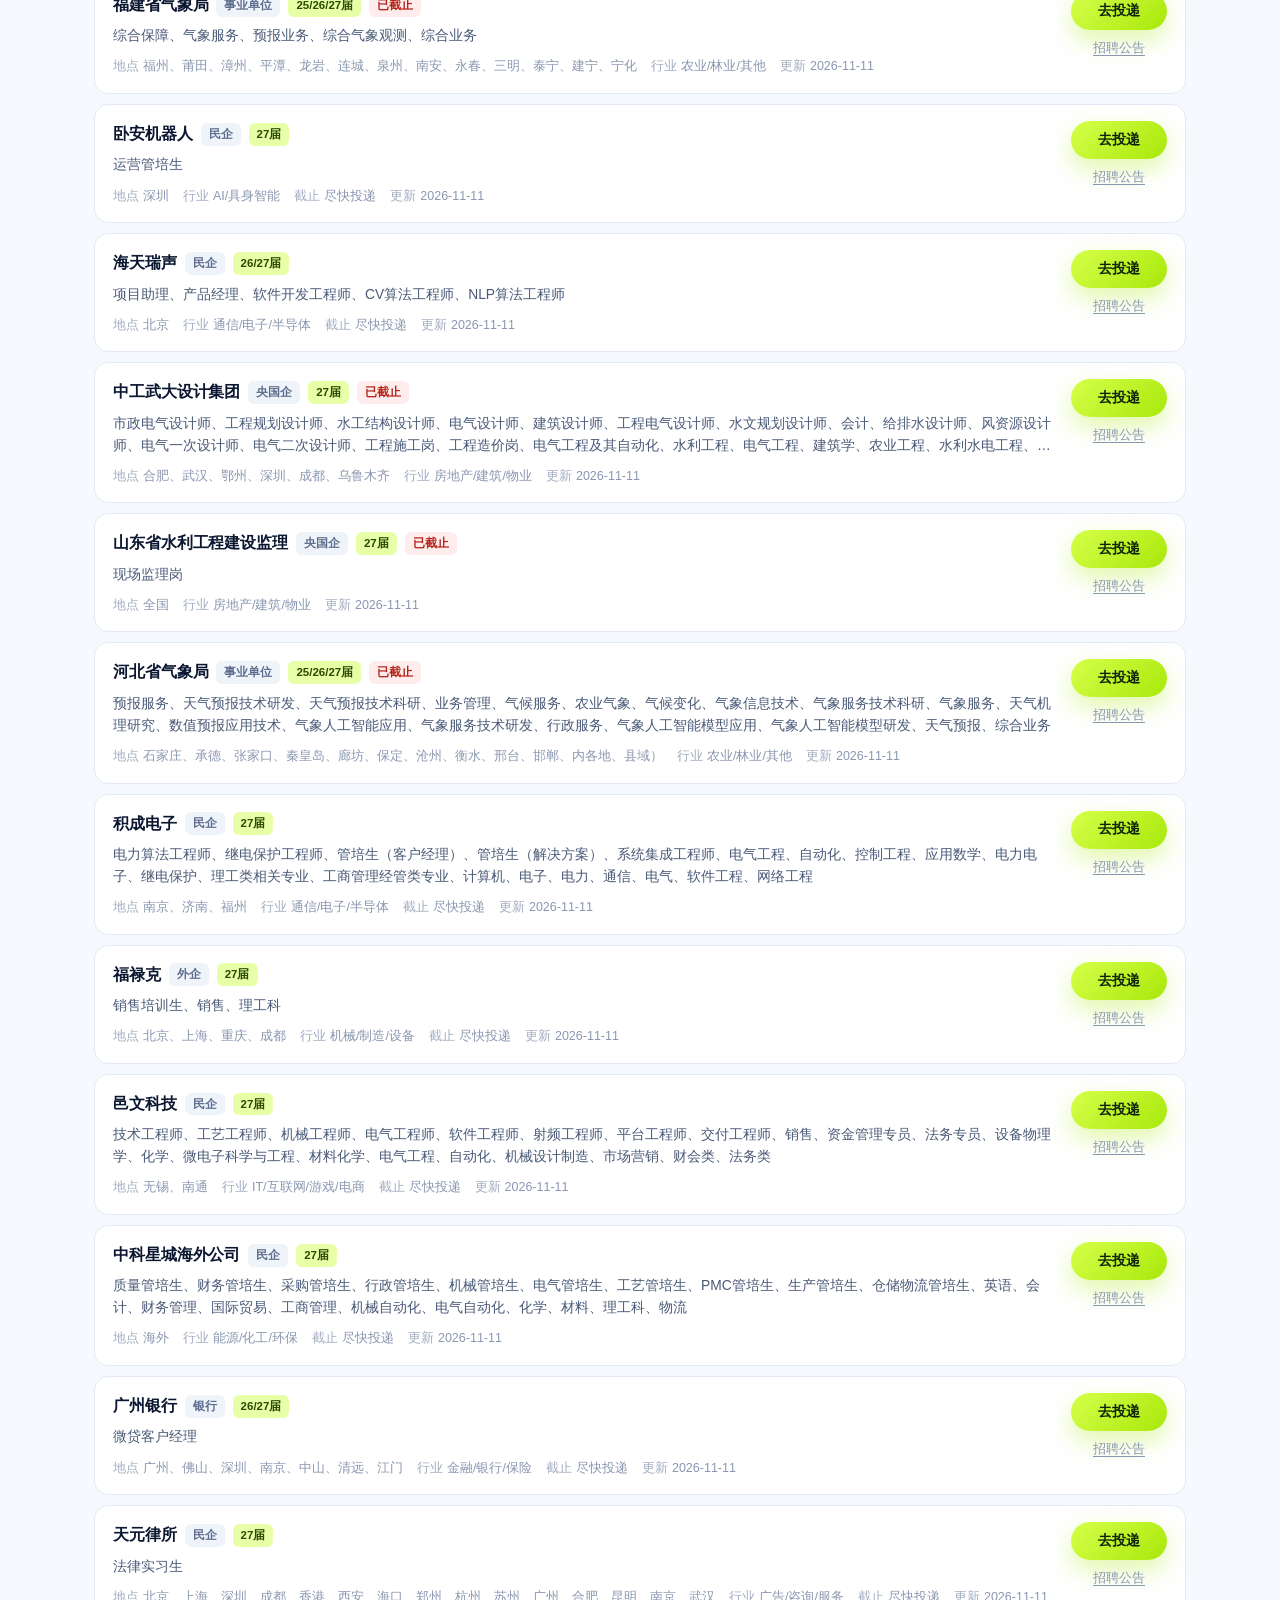
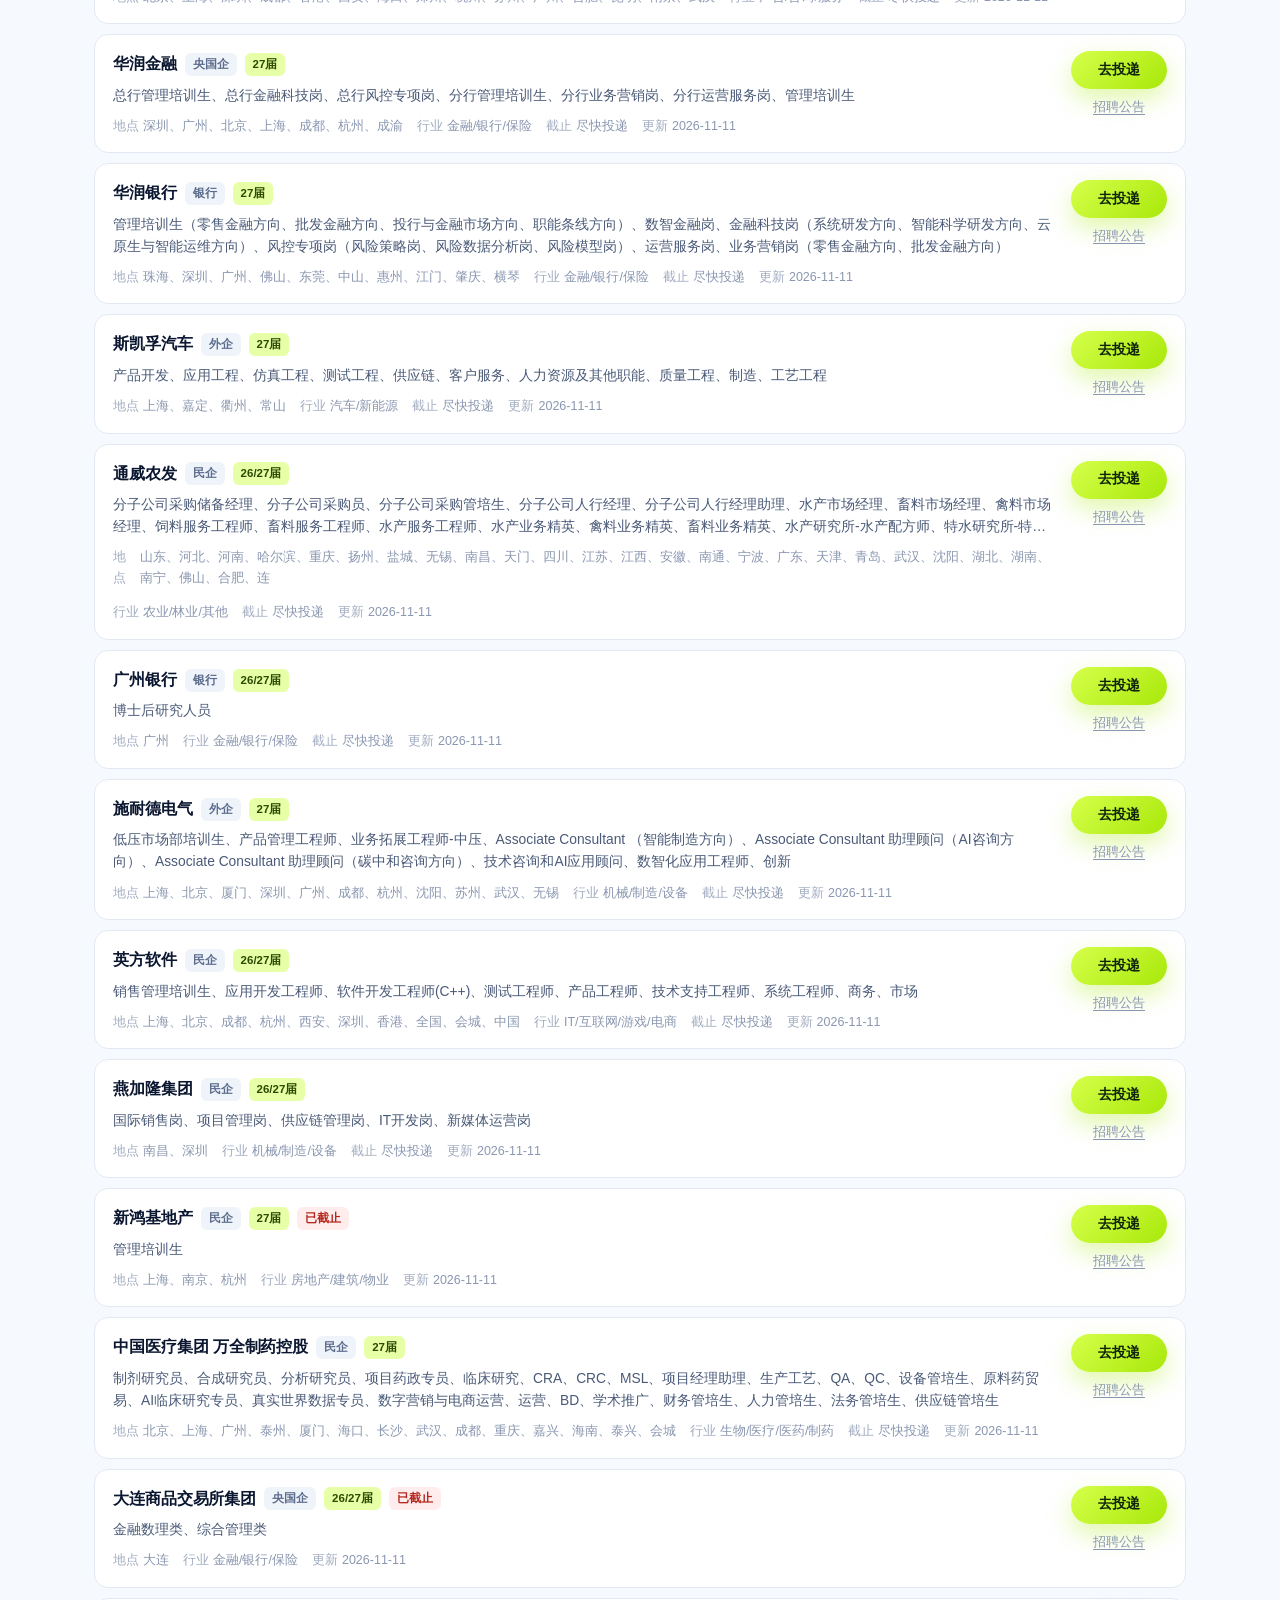
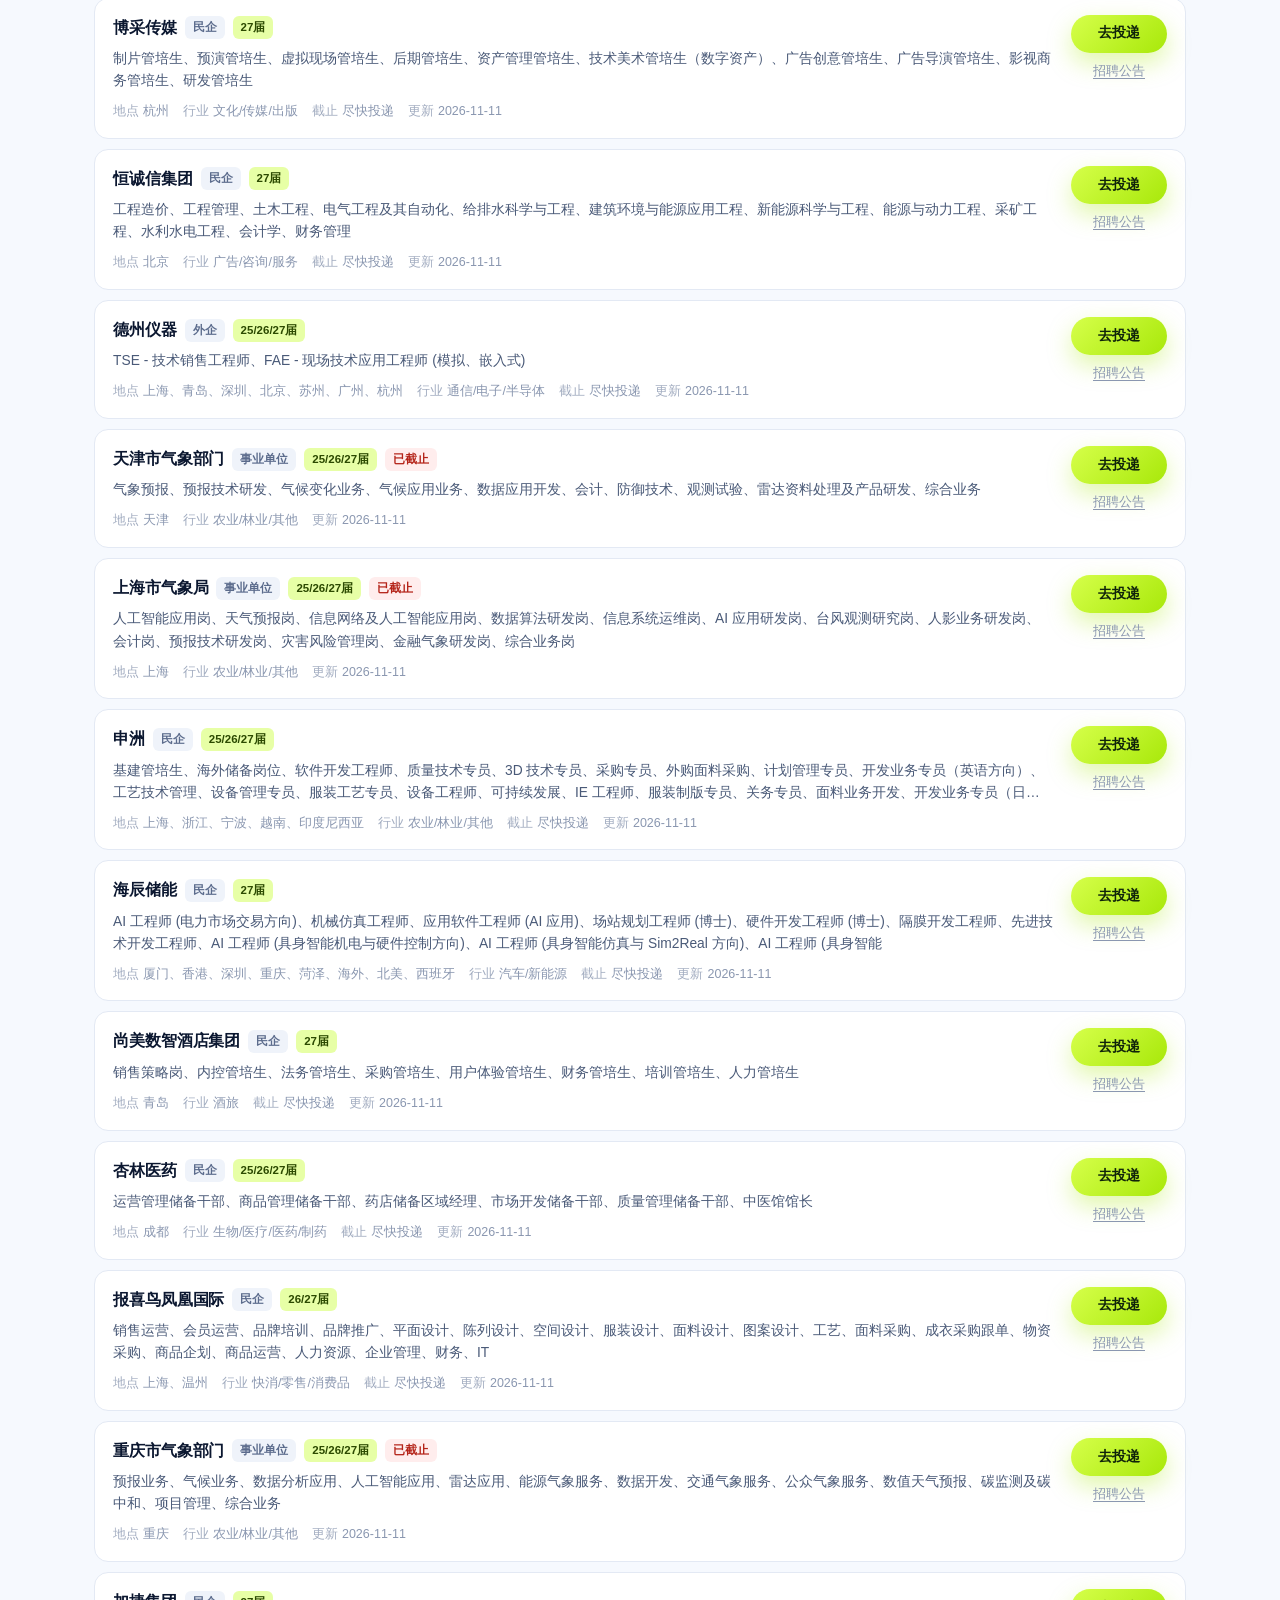
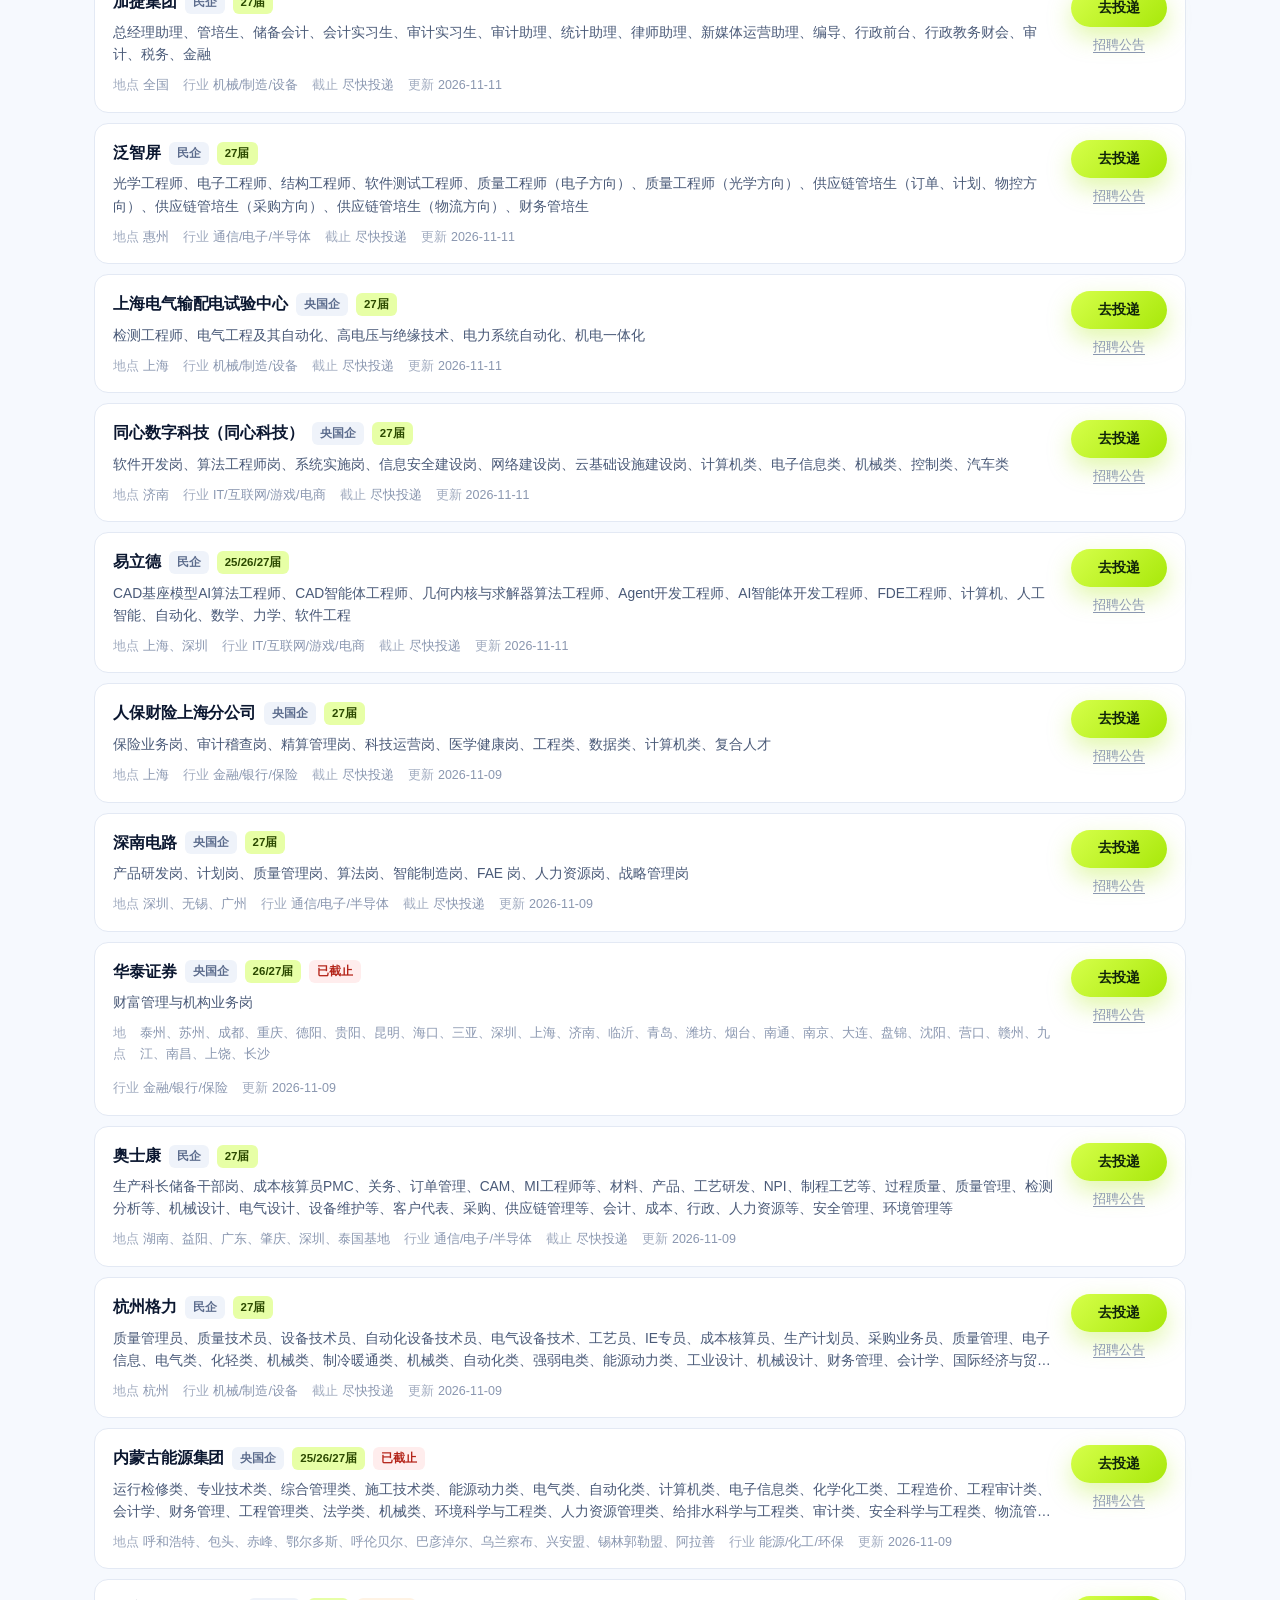
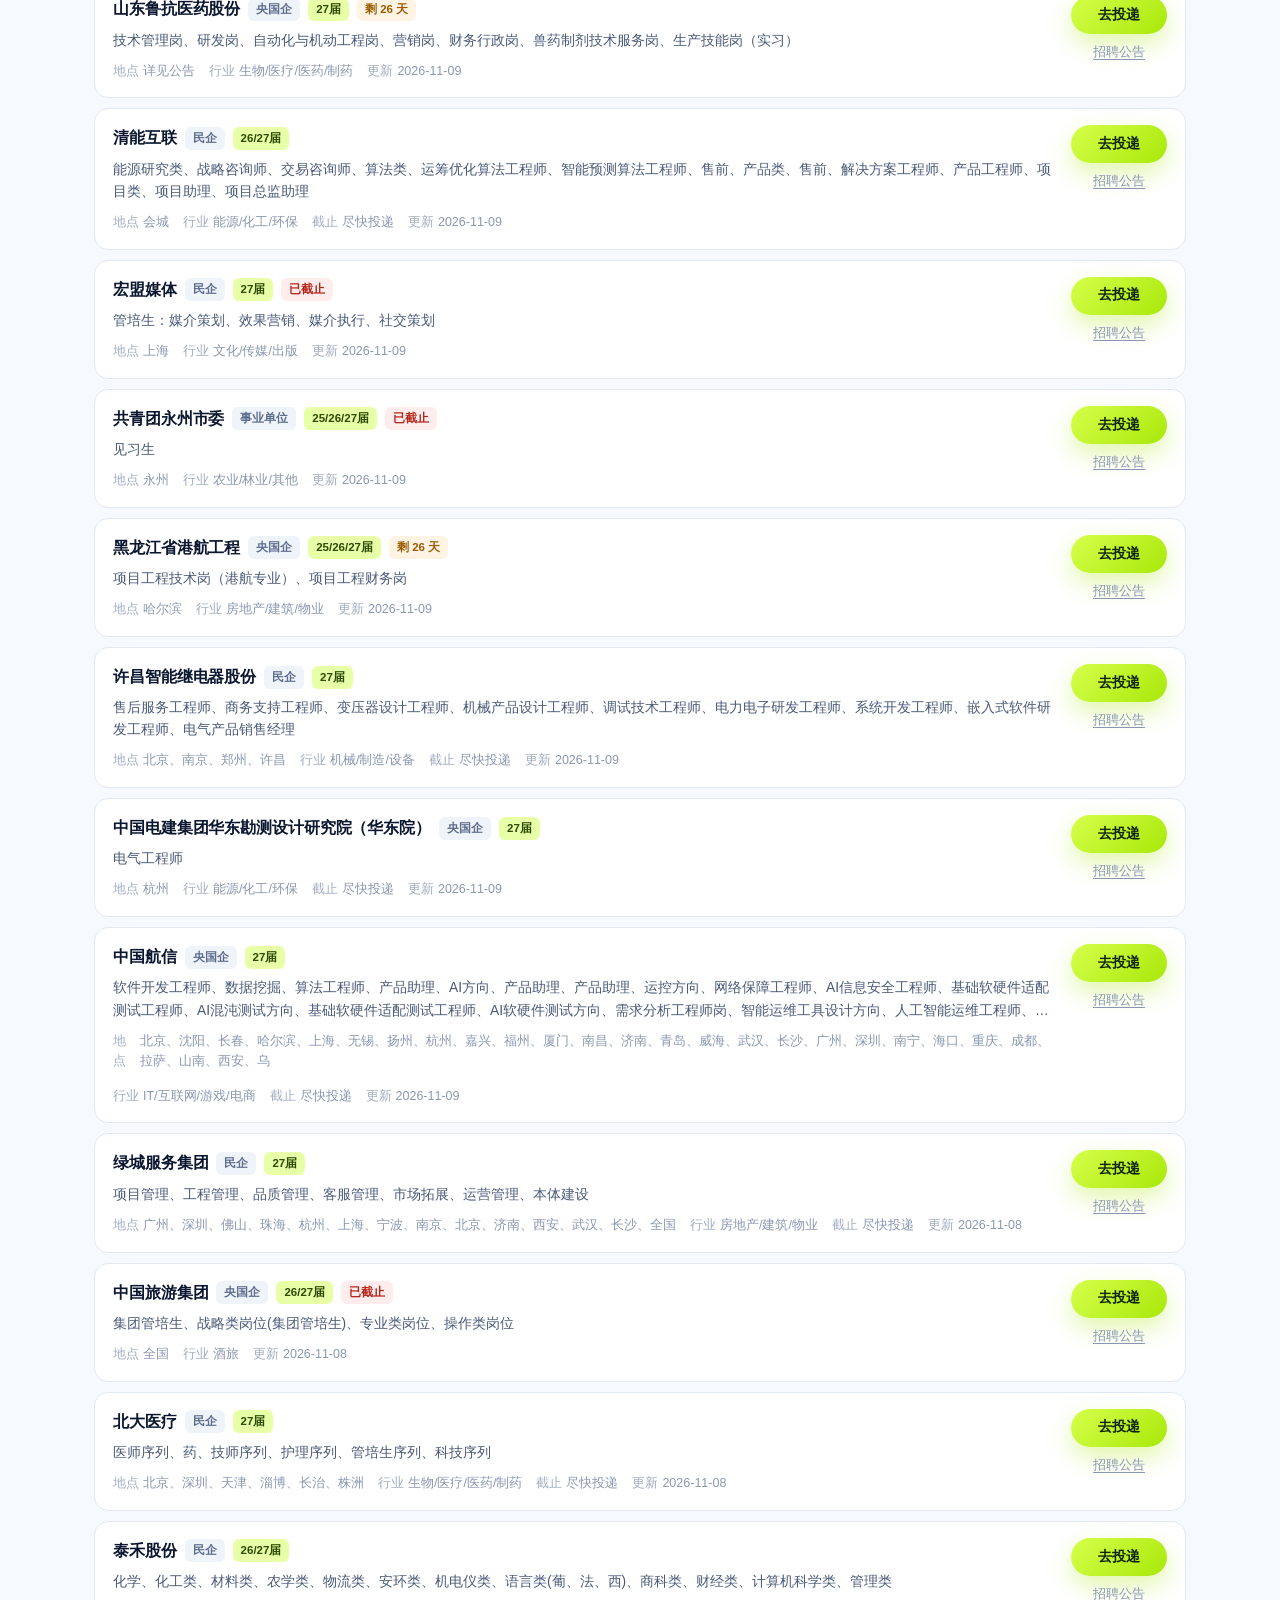
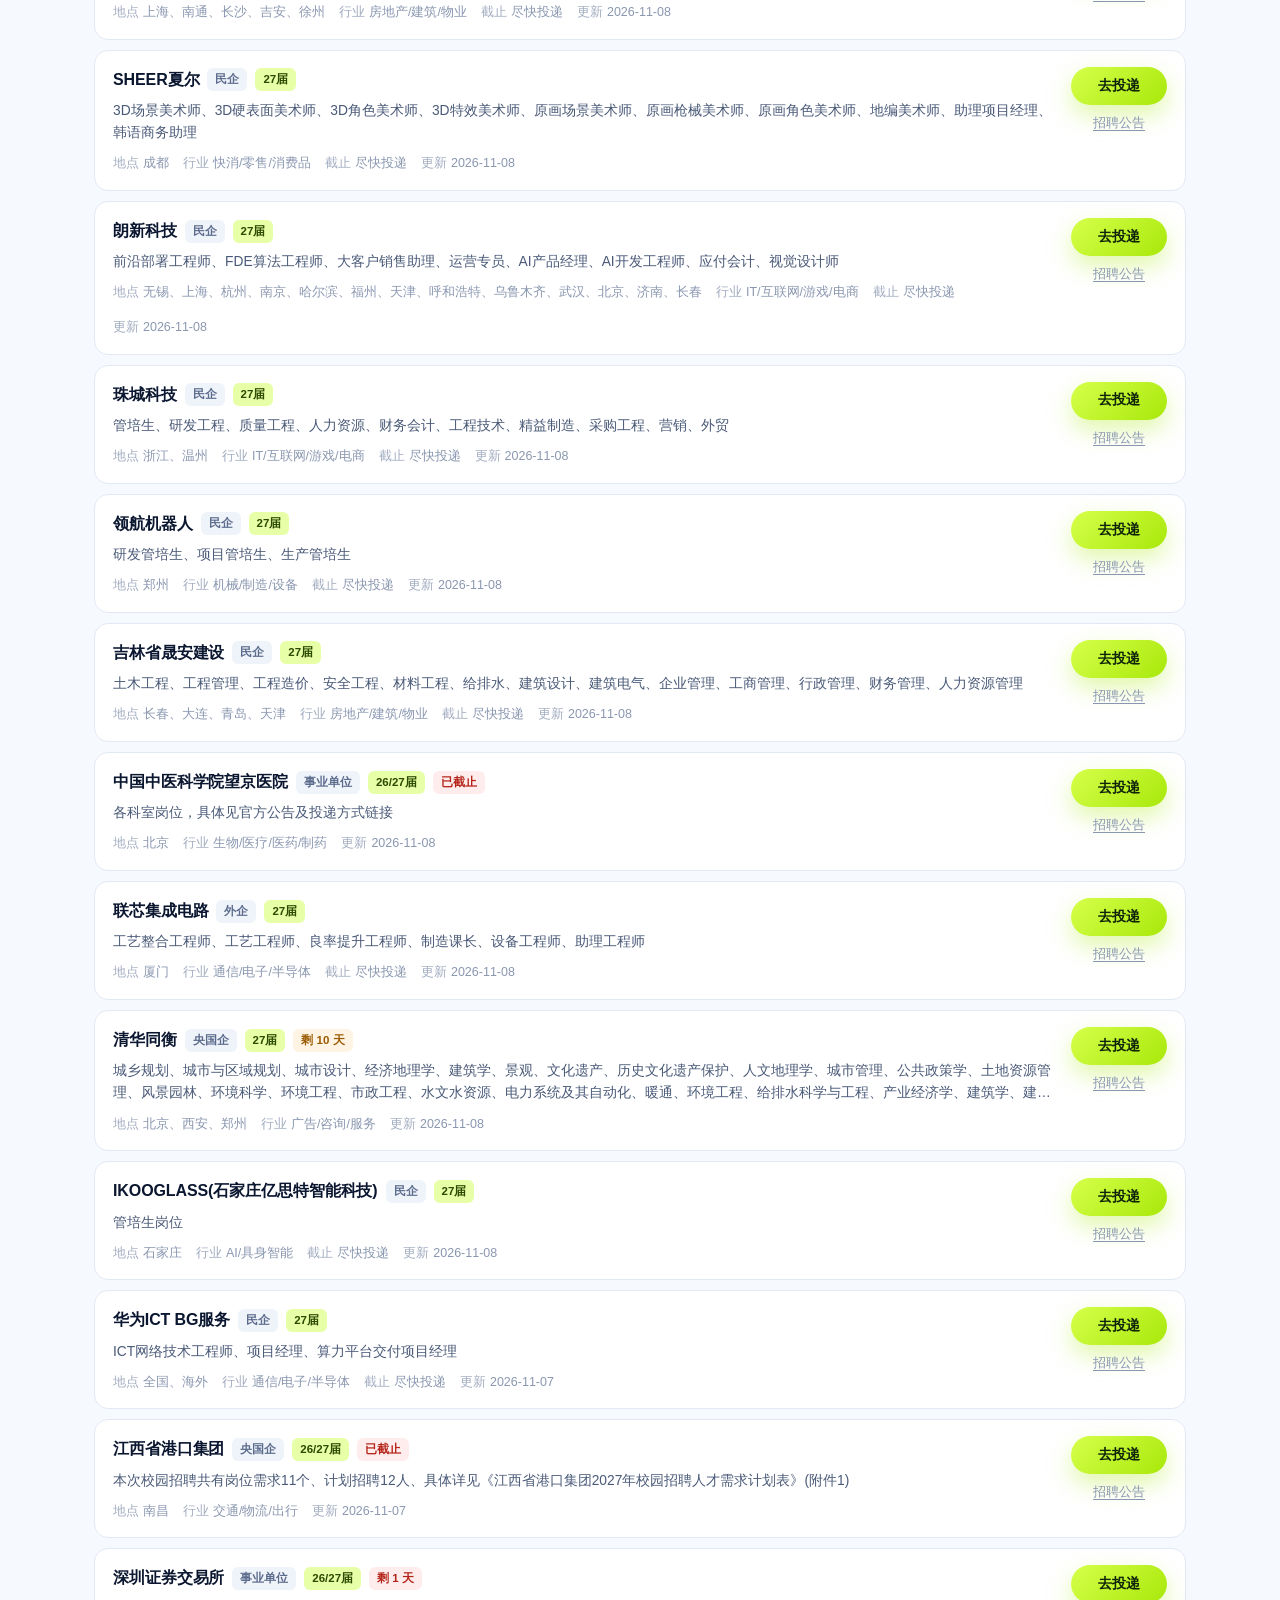
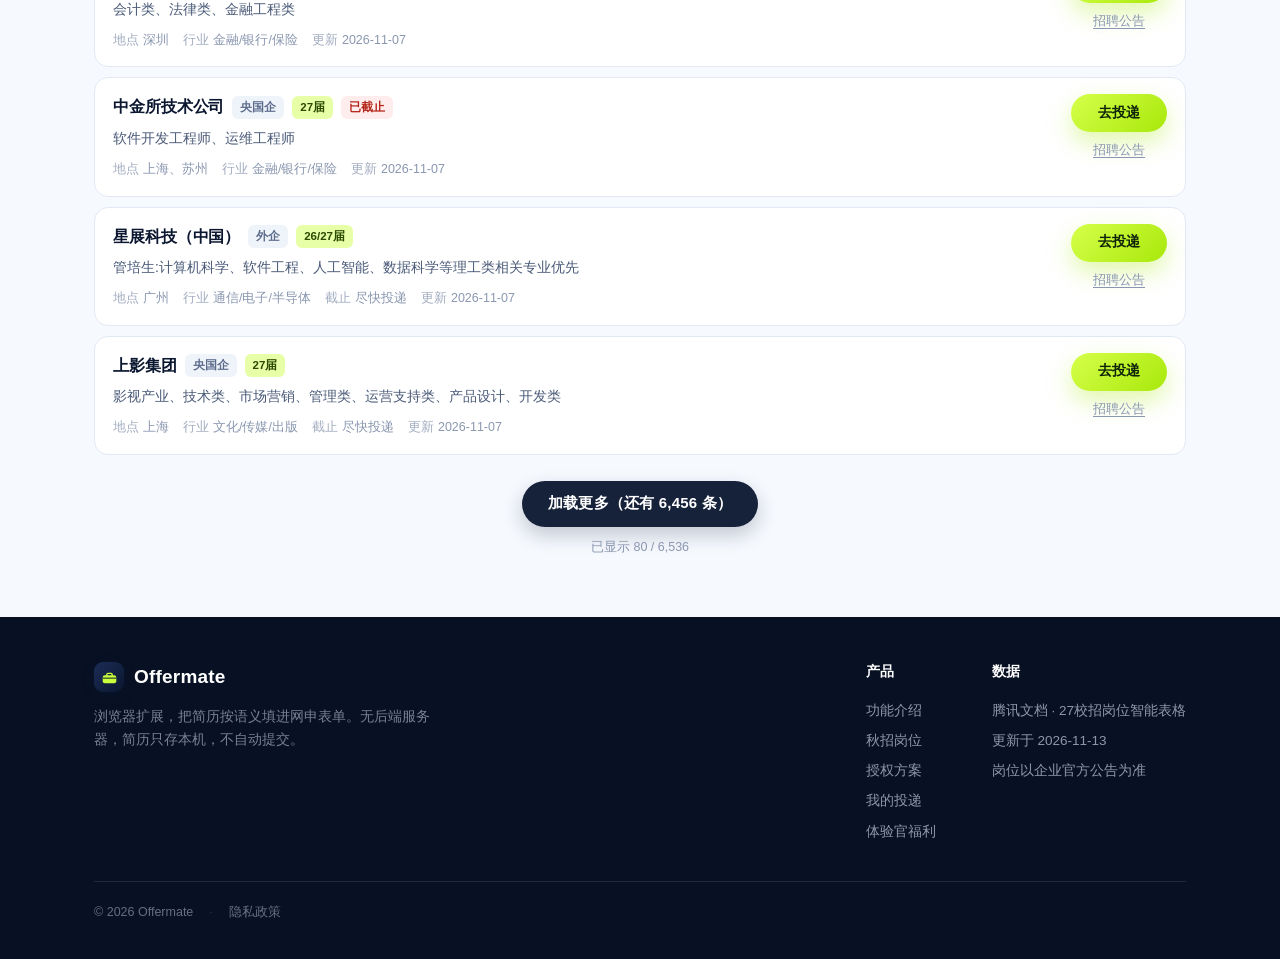
<file: site/jobs.html>
<!DOCTYPE html>
<html lang="zh-CN">
<head>
<meta charset="UTF-8">
<meta name="viewport" content="width=device-width, initial-scale=1">
<title>2027 届秋招岗位库 · Offermate</title>
<meta name="description" content="收录上万家企业的 2027 届校招 / 秋招 / 暑期实习岗位，支持按城市、行业、企业性质筛选，一键跳转官方投递页。">
<link rel="icon" href="assets/favicon.svg" type="image/svg+xml">
<link rel="stylesheet" href="assets/style.css">
<link rel="stylesheet" href="assets/jobs.css">
</head>
<body class="jobs-page">

<nav class="nav">
  <div class="nav-in">
    <a class="logo" href="index.html">
      <span class="logo-mark">
        <svg viewBox="0 0 24 24"><path d="M8.2 10.4V9.2a1.6 1.6 0 0 1 1.6-1.6h4.4a1.6 1.6 0 0 1 1.6 1.6v1.2" stroke="#C9FF3B" stroke-width="1.9" fill="none" stroke-linecap="round"/><rect x="2.4" y="10.4" width="19.2" height="11.2" rx="3" fill="#C9FF3B"/><rect x="2.4" y="13.6" width="19.2" height="1.4" fill="#0B1730"/></svg>
      </span>
      Offermate <small>AI 网申助手</small>
    </a>
    <div class="nav-links">
      <a href="index.html">功能</a>
      <a href="jobs.html" class="on">秋招岗位</a>
      <a href="pricing.html">会员中心</a>
      <a href="pricing.html#howto">如何购买</a>
      <a href="my.html">我的投递</a>
      <a href="share.html">体验官福利</a>
    </div>
    <div class="nav-cta">
      <a class="btn btn-dark btn-sm" href="pricing.html">查看授权</a>
    </div>
  </div>
</nav>

<header class="jobs-hero">
  <div class="wrap">
    <span class="jobs-pill">2027 届 · 秋招 / 提前批 / 暑期实习</span>
    <h1>秋招岗位库</h1>
    <p class="jobs-sub">
      收录 <b id="jCount">—</b> 家企业的最新校招岗位，每天从招聘公告里汇总。
      按城市、行业、企业性质筛选，点一下就跳到官方投递页。
    </p>
    <p class="jobs-meta" id="jMeta"></p>
  </div>
</header>

<section class="jobs-toolbar" id="toolbar">
  <div class="wrap jobs-toolbar-in">
    <div class="jobs-search">
      <svg viewBox="0 0 24 24" width="18" height="18" aria-hidden="true"><path fill="none" stroke="currentColor" stroke-width="2" stroke-linecap="round" d="M10.5 18a7.5 7.5 0 1 1 0-15 7.5 7.5 0 0 1 0 15Zm5.5-2 5 5"/></svg>
      <input id="q" type="search" placeholder="搜公司、岗位、城市，例如：产品经理 / 深圳 / 银行" autocomplete="off">
      <button id="qClear" class="jobs-clear" type="button" aria-label="清空" hidden>×</button>
    </div>
    <div class="jobs-selects">
      <select id="fType" aria-label="招聘类型"><option value="">加载中…</option></select>
      <select id="fCity" aria-label="城市"><option value="">全部城市</option></select>
      <select id="fNat" aria-label="企业性质"><option value="">全部性质</option></select>
      <select id="fInd" aria-label="行业"><option value="">全部行业</option></select>
      <select id="fSort" aria-label="排序">
        <option value="new">最新发布</option>
        <option value="ddl">快截止的在前</option>
        <option value="name">公司名 A-Z</option>
      </select>
    </div>
  </div>
</section>

<main class="wrap jobs-main">
  <div class="jobs-bar">
    <p class="jobs-hit">共 <b id="jHit">0</b> 条结果</p>
    <button id="jReset" class="jobs-reset" type="button" hidden>清除筛选</button>
  </div>
  <div id="jList" class="jobs-list" aria-live="polite"></div>
  <div id="jEmpty" class="jobs-empty" hidden>
    <p>没有匹配的岗位</p>
    <span>换个关键词，或者清掉筛选条件再试</span>
  </div>
  <div class="jobs-foot">
    <button id="jMore" class="btn btn-dark" type="button" hidden>加载更多</button>
    <p id="jProgress" class="jobs-progress"></p>
  </div>
</main>

<footer class="foot">
  <div class="wrap">
    <div class="foot-top">
      <div class="foot-brand">
        <div class="logo">
          <span class="logo-mark">
            <svg viewBox="0 0 24 24"><path d="M8.2 10.4V9.2a1.6 1.6 0 0 1 1.6-1.6h4.4a1.6 1.6 0 0 1 1.6 1.6v1.2" stroke="#C9FF3B" stroke-width="1.9" fill="none" stroke-linecap="round"/><rect x="2.4" y="10.4" width="19.2" height="11.2" rx="3" fill="#C9FF3B"/><rect x="2.4" y="13.6" width="19.2" height="1.4" fill="#0B1730"/></svg>
          </span>
          Offermate
        </div>
        <p>浏览器扩展，把简历按语义填进网申表单。无后端服务器，简历只存本机，不自动提交。</p>
      </div>
      <div class="foot-cols">
        <div class="foot-col">
          <h4>产品</h4>
          <a href="index.html">功能介绍</a>
          <a href="jobs.html">秋招岗位</a>
          <a href="pricing.html">授权方案</a>
          <a href="my.html">我的投递</a>
          <a href="share.html">体验官福利</a>
        </div>
        <div class="foot-col">
          <h4>数据</h4>
          <a id="jSrc" href="#" target="_blank" rel="noopener">腾讯文档 · 27届校招总表</a>
          <span id="jUpdated">—</span>
          <span>岗位以企业官方公告为准</span>
        </div>
      </div>
    </div>
    <div class="foot-bot">
      <span>© 2026 Offermate</span>
      <span class="sep">·</span>
      <a data-privacy href="#" target="_blank" rel="noopener">隐私政策</a>
    </div>
  </div>
</footer>

<script src="assets/config.js"></script>
<script src="assets/site.js"></script>
<script src="assets/jobs.js"></script>
</body>
</html>
</file>
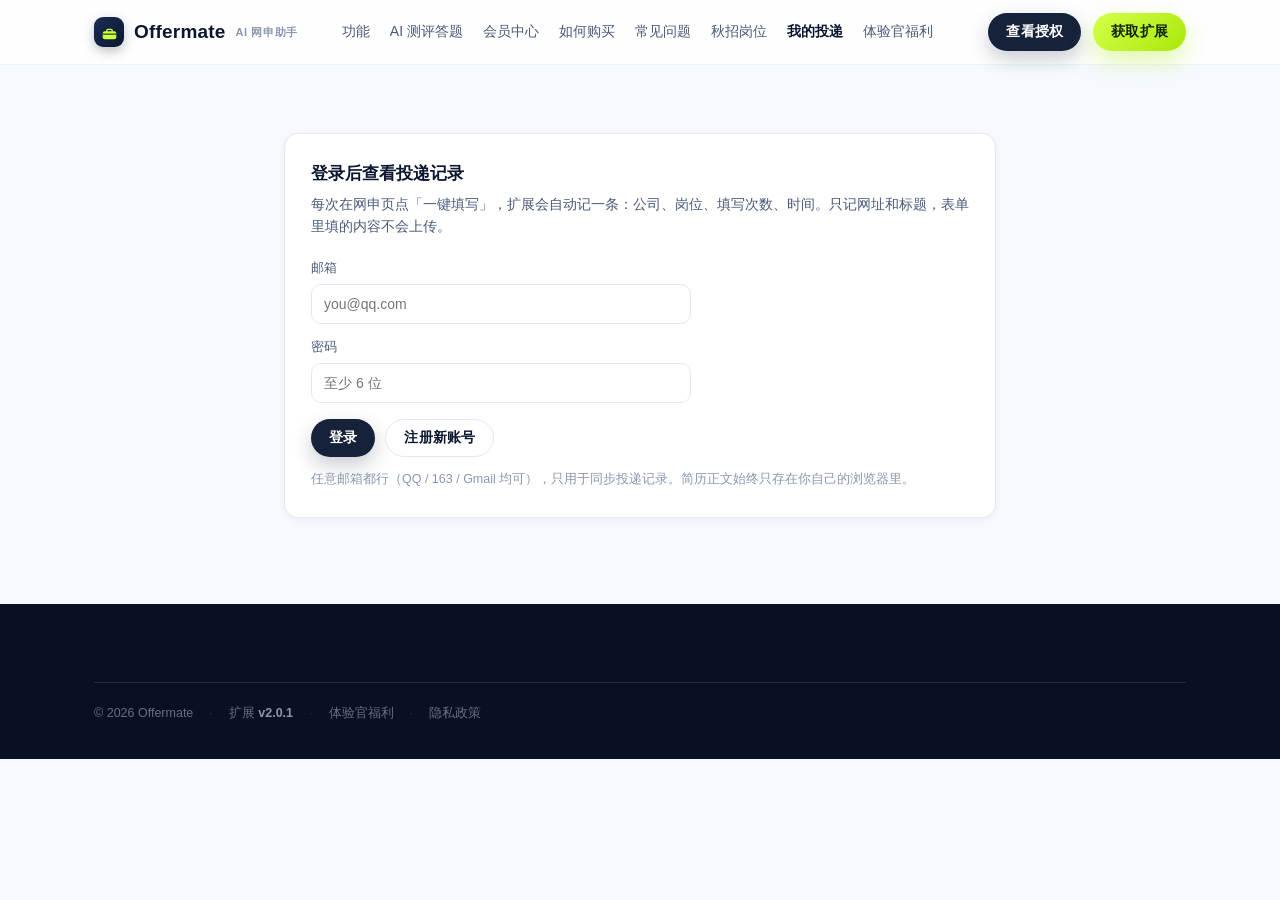
<file: site/my.html>
<!DOCTYPE html>
<html lang="zh-CN">
<head>
<meta charset="utf-8">
<meta name="viewport" content="width=device-width, initial-scale=1">
<title>我的投递 · Offermate｜AI 网申与测评助手</title>
<meta name="description" content="登录后查看你通过 Offermate 一键填写过的网申记录：公司、岗位、填写次数与时间。只记录网址与标题，不保存表单内容。">
<link rel="icon" href="assets/favicon.svg" type="image/svg+xml">
<link rel="stylesheet" href="assets/style.css">
<style>
  .my-wrap { max-width: 760px; margin: 0 auto; }
  .my-card {
    background: #fff; border: 1px solid var(--line); border-radius: var(--radius);
    padding: 26px; box-shadow: var(--shadow-sm); margin-bottom: 18px;
  }
  .my-card h2 { font-size: 17px; }
  .my-card .sub { margin-top: 6px; font-size: 13.5px; color: var(--body); }
  .my-form { margin-top: 18px; display: grid; gap: 12px; max-width: 380px; }
  .my-form label { display: block; font-size: 13px; color: var(--body); }
  .my-form input {
    width: 100%; height: 40px; margin-top: 6px; padding: 0 12px;
    border: 1px solid var(--line); border-radius: 10px; font-size: 14px;
  }
  .my-form input:focus { outline: none; border-color: var(--blue); box-shadow: 0 0 0 3px rgba(49,91,234,.12); }
  .my-act { display: flex; flex-wrap: wrap; gap: 10px; margin-top: 4px; }
  .my-hint { margin-top: 12px; font-size: 12.5px; color: var(--muted); line-height: 1.7; }
  .my-hint.err { color: #B42318; }
  .my-hint.ok { color: #3F6212; }

  .my-stat { display: flex; align-items: center; justify-content: space-between; gap: 12px; }
  .my-stat .badge { font-size: 12.5px; color: var(--body); background: #F2F4F7; border-radius: 999px; padding: 4px 11px; }
  .my-list { list-style: none; margin: 16px 0 0; padding: 0; }
  .my-list li {
    display: flex; align-items: baseline; gap: 12px;
    padding: 13px 0; border-top: 1px solid #F2F4F7; font-size: 14px;
  }
  .my-list li:first-child { border-top: none; }
  .my-list .co { font-weight: 700; }
  .my-list .po { color: var(--body); font-size: 13.5px; }
  .my-list .meta { margin-left: auto; font-size: 12.5px; color: var(--muted); white-space: nowrap; }
  .my-list .del {
    border: 1px solid var(--line); background: #fff; color: var(--muted);
    border-radius: 8px; font-size: 12px; padding: 4px 9px; cursor: pointer;
  }
  .my-list .del:hover { color: #B42318; border-color: #FDA29B; }
  .my-empty { margin-top: 18px; font-size: 13.5px; color: var(--muted); }
</style>
</head>
<body>

<nav class="nav">
  <div class="nav-in">
    <a class="logo" href="index.html">
      <span class="logo-mark">
        <svg viewBox="0 0 24 24"><path d="M8.2 10.4V9.2a1.6 1.6 0 0 1 1.6-1.6h4.4a1.6 1.6 0 0 1 1.6 1.6v1.2" stroke="#C9FF3B" stroke-width="1.9" fill="none" stroke-linecap="round"/><rect x="2.4" y="10.4" width="19.2" height="11.2" rx="3" fill="#C9FF3B"/><rect x="2.4" y="13.6" width="19.2" height="1.4" fill="#0B1730"/></svg>
      </span>
      Offermate <small>AI 网申助手</small>
    </a>
    <div class="nav-links">
      <a href="index.html">功能</a>
      <a href="index.html#quiz">AI 测评答题</a>
      <a href="pricing.html">会员中心</a>
      <a href="pricing.html#howto" class="nav-2nd">如何购买</a>
      <a href="pricing.html#faq" class="nav-2nd">常见问题</a>
      <a href="jobs.html">秋招岗位</a>
      <a href="my.html" class="on">我的投递</a>
      <a href="share.html">体验官福利</a>
    </div>
    <div class="nav-cta">
      <a class="btn btn-dark btn-sm" href="pricing.html">查看授权</a>
    </div>
  </div>
</nav>

<main class="sec">
  <div class="wrap my-wrap">

    <div class="my-card" id="noticeCard" hidden>
      <h2 id="noticeTitle">云端未开通</h2>
      <p class="sub" id="noticeText">当前站点还没有配置云端服务，账号与同步功能不可用。填写功能本身不受影响。</p>
    </div>

    <div class="my-card" id="authCard">
      <h2>登录后查看投递记录</h2>
      <p class="sub">每次在网申页点「一键填写」，扩展会自动记一条：公司、岗位、填写次数、时间。只记网址和标题，表单里填的内容不会上传。</p>
      <div class="my-form">
        <label>邮箱
          <input id="email" type="email" autocomplete="username" placeholder="you@qq.com">
        </label>
        <label>密码
          <input id="password" type="password" autocomplete="current-password" placeholder="至少 6 位">
        </label>
        <div class="my-act">
          <button class="btn btn-dark btn-sm" id="loginBtn">登录</button>
          <button class="btn btn-ghost btn-sm" id="signupBtn">注册新账号</button>
        </div>
      </div>
      <p class="my-hint" id="authHint">任意邮箱都行（QQ / 163 / Gmail 均可），只用于同步投递记录。简历正文始终只存在你自己的浏览器里。</p>
    </div>

    <div class="my-card" id="listCard" hidden>
      <div class="my-stat">
        <h2>我的投递</h2>
        <span class="badge" id="statText">—</span>
      </div>
      <ul class="my-list" id="list"></ul>
      <p class="my-empty" id="emptyText" hidden>还没有记录。去网申页点一次「一键填写」，刷新这里就会出现。</p>
      <div class="my-act" style="margin-top:16px">
        <button class="btn btn-ghost btn-sm" id="syncBtn">刷新</button>
        <button class="btn btn-ghost btn-sm" id="logoutBtn">退出登录</button>
      </div>
      <p class="my-hint" id="listHint"></p>
    </div>

  </div>
</main>

<footer class="foot">
  <div class="wrap">
    <div class="foot-bot">
      <span>© 2026 Offermate</span>
      <span class="sep">·</span>
      <span>扩展 <b data-ver style="color:rgba(232,240,255,.6)"></b></span>
      <span class="sep">·</span>
      <a href="share.html">体验官福利</a>
      <span class="sep">·</span>
      <a data-privacy href="#" target="_blank" rel="noopener">隐私政策</a>
    </div>
  </div>
</footer>

<div class="toast" id="toast" role="status" aria-live="polite"></div>

<script src="assets/config.js"></script>
<script src="assets/site.js"></script>
<script src="assets/cloud.js"></script>
<script src="assets/my.js"></script>
</body>
</html>
</file>
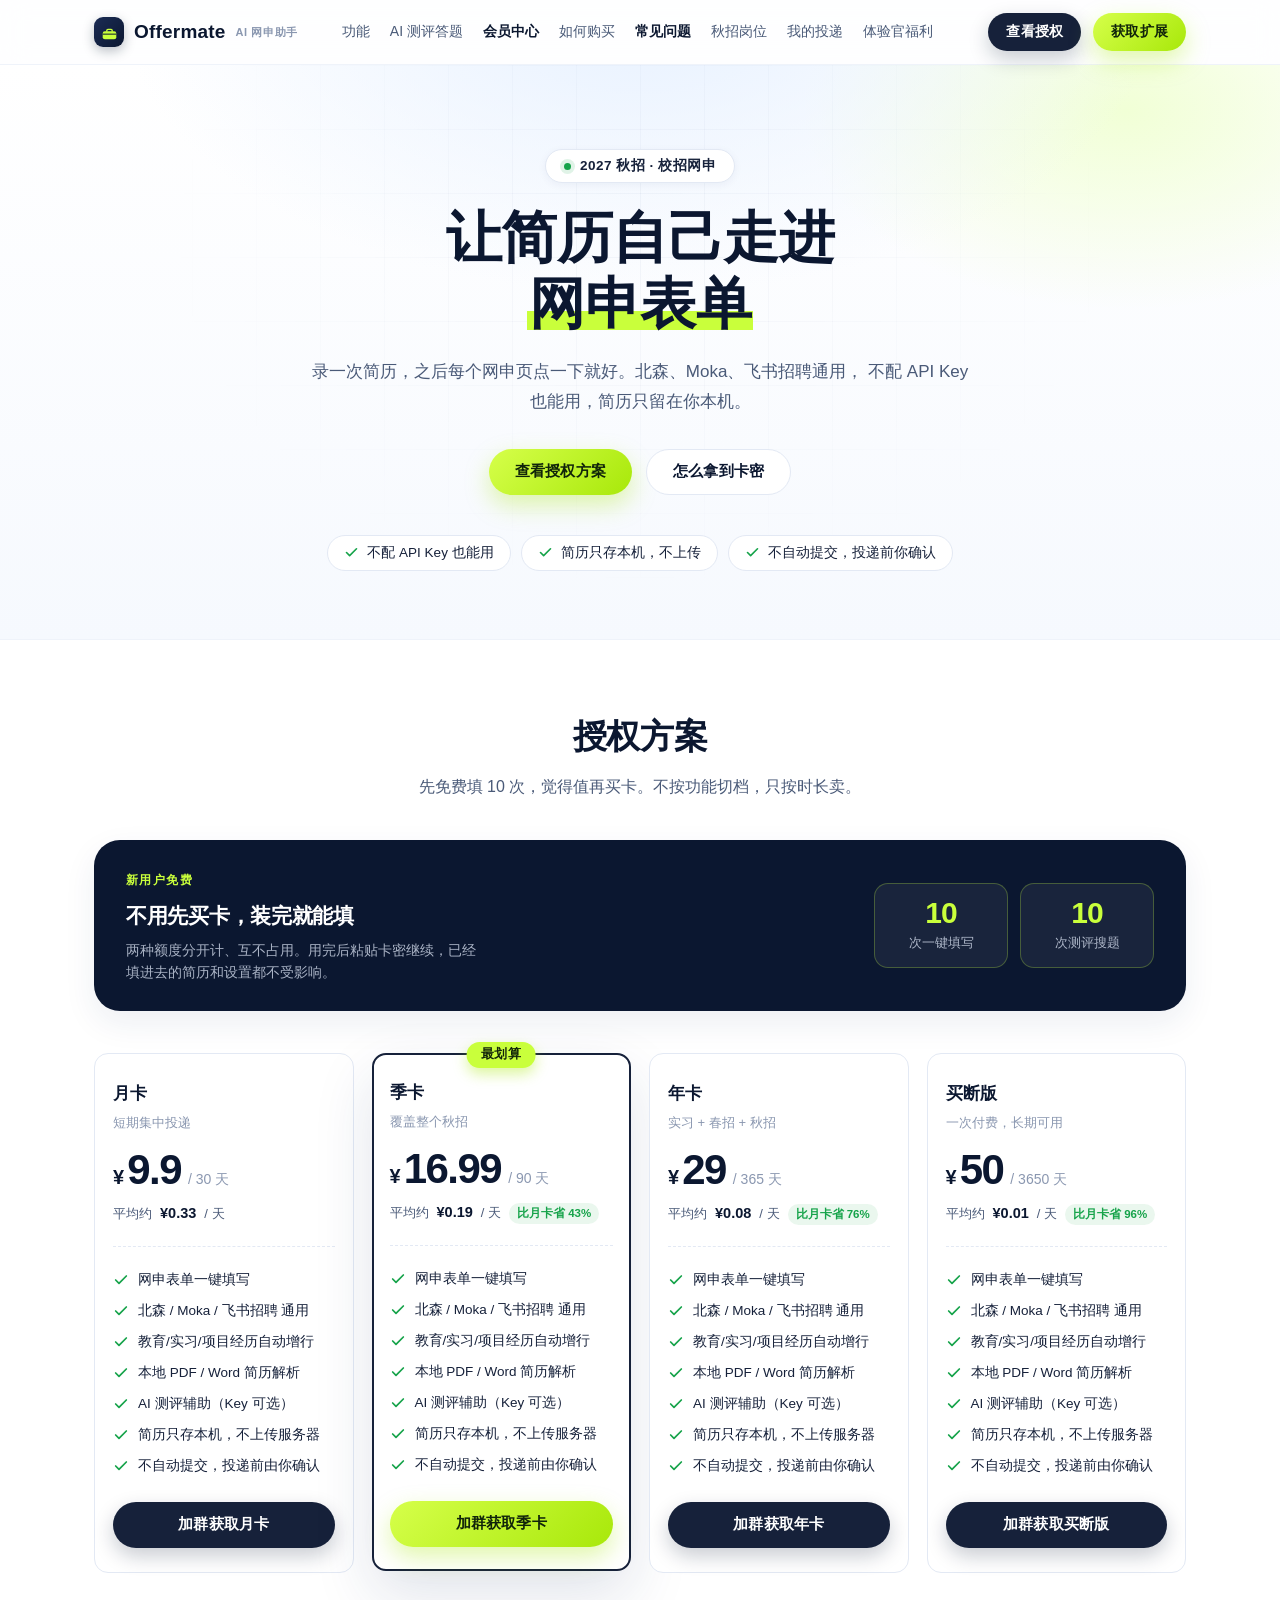
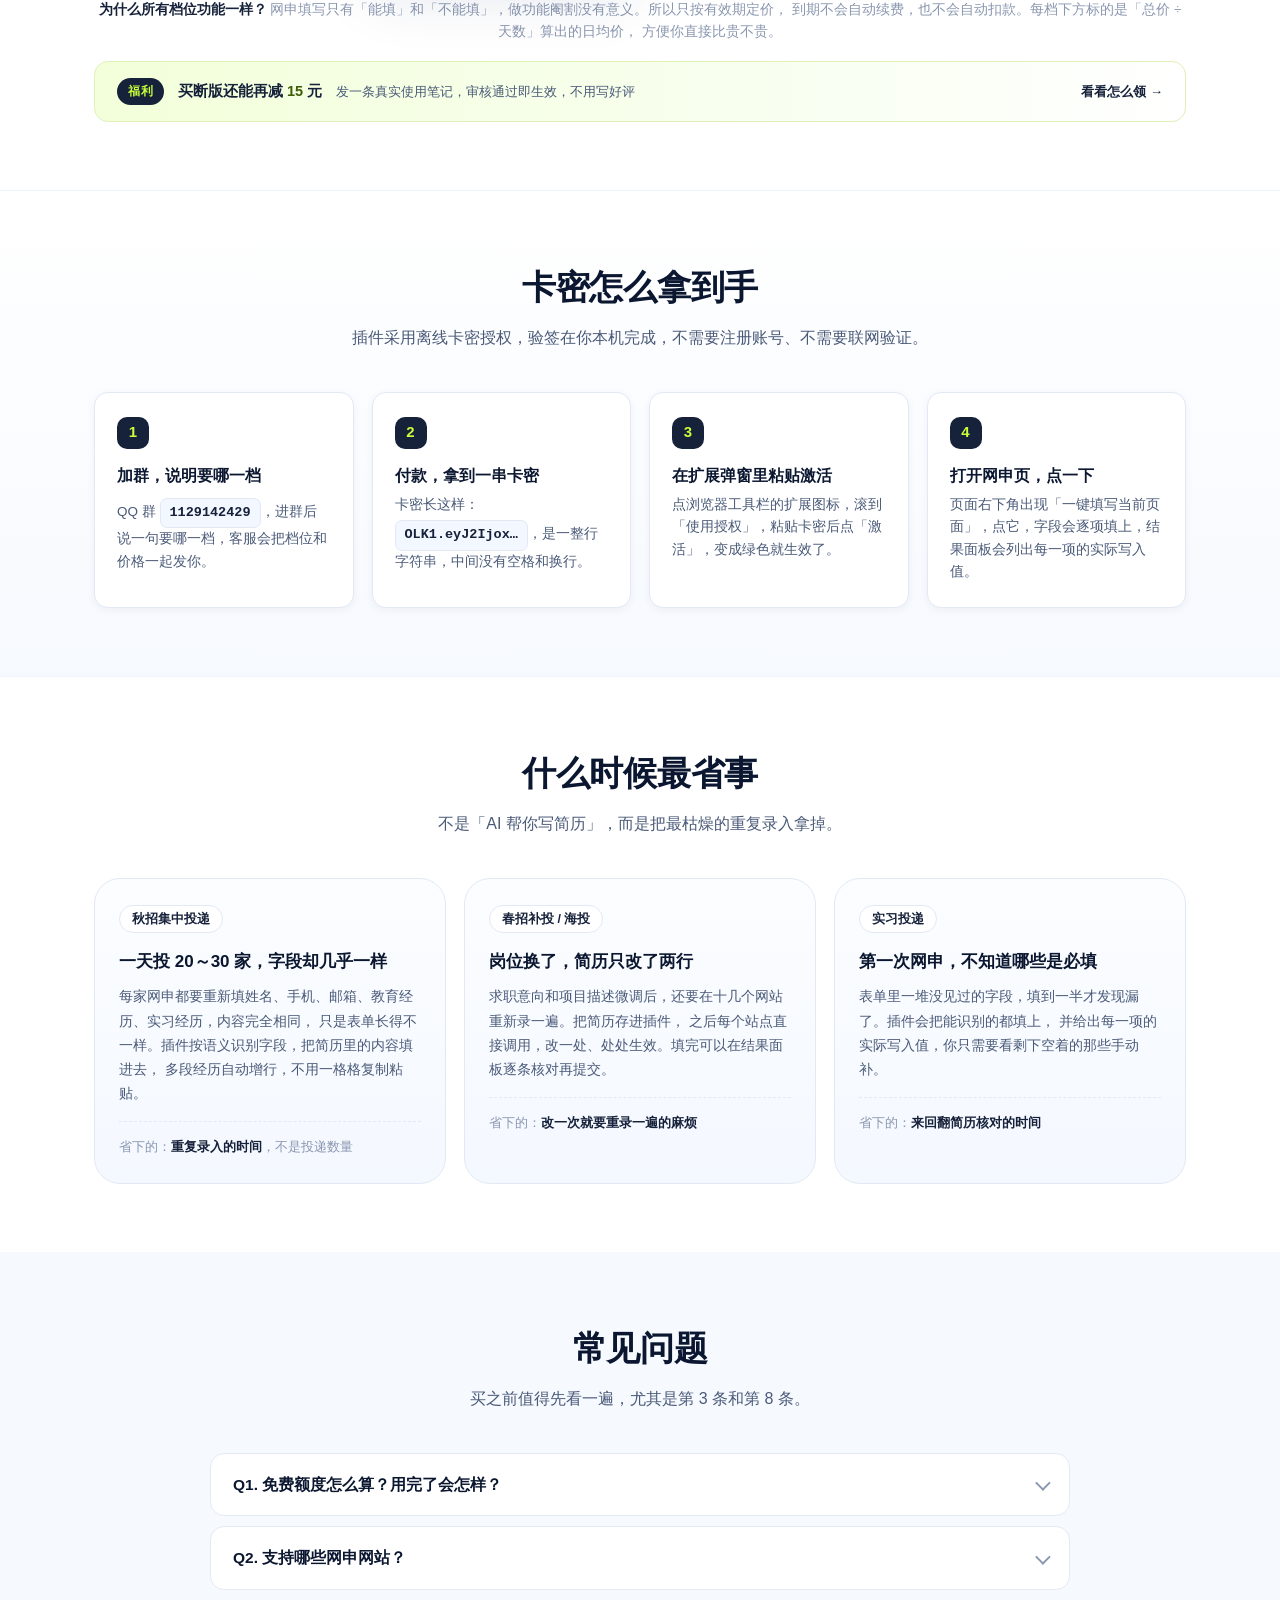
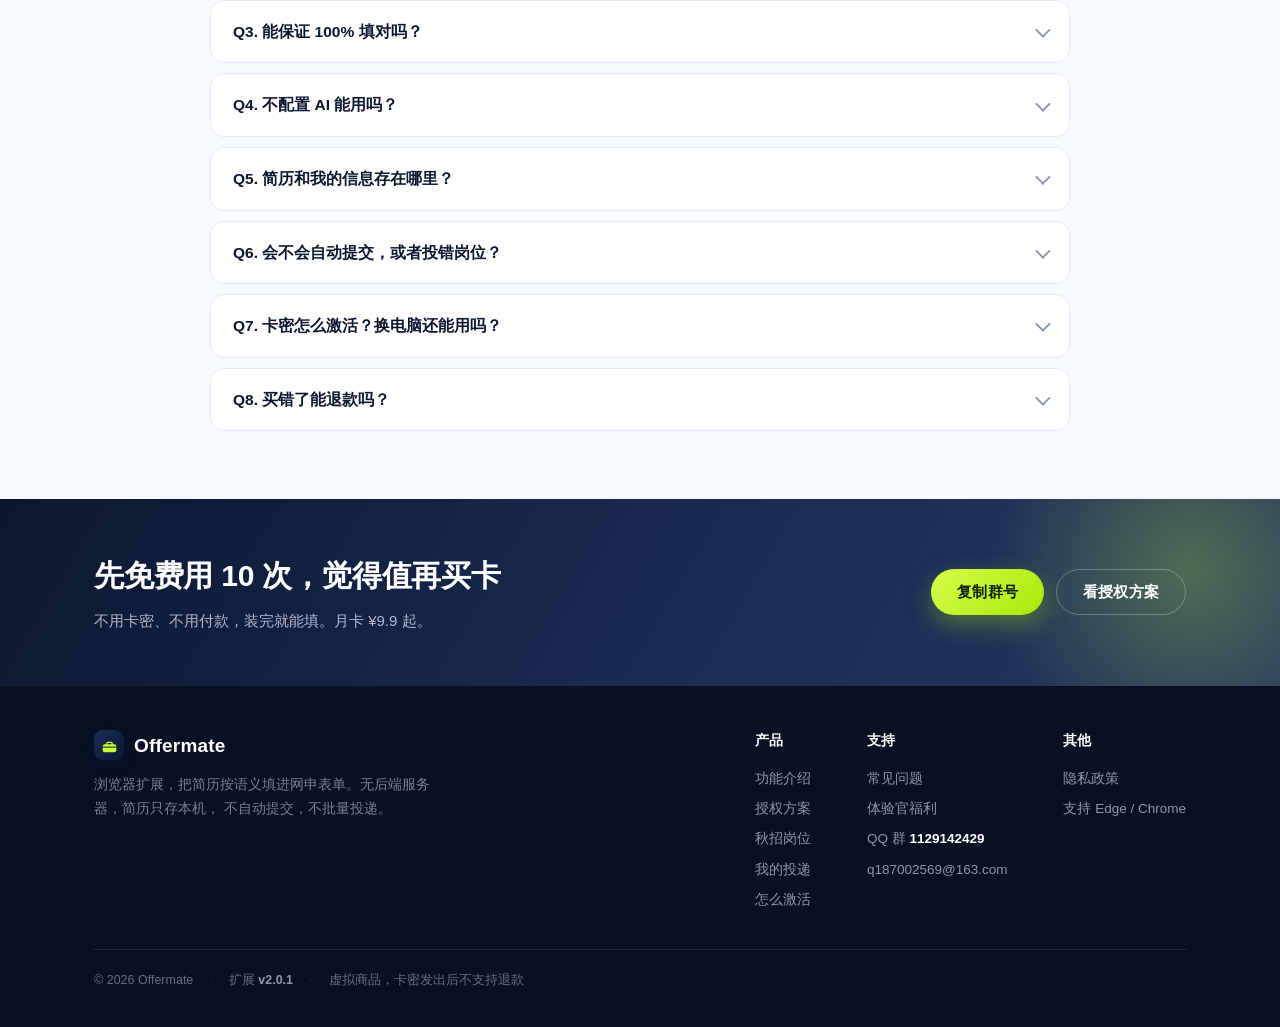
<file: site/pricing.html>
<!DOCTYPE html>
<html lang="zh-CN">
<head>
<meta charset="utf-8">
<meta name="viewport" content="width=device-width, initial-scale=1">
<title>会员中心 · Offermate｜AI 网申与测评助手</title>
<meta name="description" content="Offermate 网申表单一键填写工具的授权方案：按月卡、季卡、年卡等档位计费，所有档位功能完全相同，只差有效期。新用户免费填写 10 次、免费测评搜题 10 次。北森、Moka、飞书招聘通用，简历只存本机。">
<!-- 上面这句故意不写具体价格：同一份 HTML 要给电商和商店两个渠道用，
     写死数字会出现「卡片显示 9.9、搜索摘要显示 19.99」。价格只放在 config.js。 -->
<link rel="icon" href="assets/favicon.svg" type="image/svg+xml">
<link rel="stylesheet" href="assets/style.css">
</head>
<body>

<!-- 导航 -->
<nav class="nav">
  <div class="nav-in">
    <a class="logo" href="index.html">
      <span class="logo-mark">
        <svg viewBox="0 0 24 24"><path d="M8.2 10.4V9.2a1.6 1.6 0 0 1 1.6-1.6h4.4a1.6 1.6 0 0 1 1.6 1.6v1.2" stroke="#C9FF3B" stroke-width="1.9" fill="none" stroke-linecap="round"/><rect x="2.4" y="10.4" width="19.2" height="11.2" rx="3" fill="#C9FF3B"/><rect x="2.4" y="13.6" width="19.2" height="1.4" fill="#0B1730"/></svg>
      </span>
      Offermate <small>AI 网申助手</small>
    </a>
    <div class="nav-links">
      <a href="index.html">功能</a>
      <a href="index.html#quiz">AI 测评答题</a>
      <a href="pricing.html" class="on">会员中心</a>
      <a href="#howto" class="nav-2nd">如何购买</a>
      <a href="#faq" class="nav-2nd">常见问题</a>
      <a href="jobs.html">秋招岗位</a>
      <a href="my.html">我的投递</a>
      <a href="share.html">体验官福利</a>
    </div>
    <div class="nav-cta">
      <a class="btn btn-dark btn-sm" href="#pricing">查看授权</a>
    </div>
  </div>
</nav>

<!-- 从扩展跳转时的来源提示，默认隐藏 -->
<div class="from-bar" id="fromBar" hidden>
  <div class="wrap">
    <span><b data-from-lead>你正从 Offermate 扩展</b> <b data-v>当前版本</b><span data-from-tail> 跳转而来，价格与扩展内一致。</span></span>
    <button class="x" type="button" aria-label="关闭">×</button>
  </div>
</div>

<!-- Hero -->
<header class="hero">
  <div class="wrap">
    <span class="eyebrow"><i></i>2027 秋招 · 校招网申</span>
    <h1>让简历自己走进<br><em>网申表单</em></h1>
    <p class="lead">
      录一次简历，之后每个网申页点一下就好。北森、Moka、飞书招聘通用，
      不配 API Key 也能用，简历只留在你本机。
    </p>
    <div class="hero-cta">
      <a class="btn btn-lime" href="#pricing">查看授权方案</a>
      <a class="btn btn-ghost" href="#howto">怎么拿到卡密</a>
    </div>
    <ul class="hero-facts">
      <li>
        <svg viewBox="0 0 24 24" fill="none" stroke="currentColor" stroke-width="2.6" stroke-linecap="round" stroke-linejoin="round"><path d="M20 6 9 17l-5-5"/></svg>
        不配 API Key 也能用
      </li>
      <li>
        <svg viewBox="0 0 24 24" fill="none" stroke="currentColor" stroke-width="2.6" stroke-linecap="round" stroke-linejoin="round"><path d="M20 6 9 17l-5-5"/></svg>
        简历只存本机，不上传
      </li>
      <li>
        <svg viewBox="0 0 24 24" fill="none" stroke="currentColor" stroke-width="2.6" stroke-linecap="round" stroke-linejoin="round"><path d="M20 6 9 17l-5-5"/></svg>
        不自动提交，投递前你确认
      </li>
    </ul>
  </div>
</header>

<!-- 价格 -->
<section class="sec plans" id="pricing">
  <div class="wrap">
    <div class="sec-head">
      <h2>授权方案</h2>
      <p>先免费填 10 次，觉得值再买卡。不按功能切档，只按时长卖。</p>
    </div>

    <!-- 免费额度条，内容由 assets/site.js 按 config.js 的 free 渲染 -->
    <div class="free-band" id="freeBand" hidden></div>

    <div class="plan-grid" id="planGrid">
      <!-- 由 assets/site.js 按 config.js 渲染 -->
      <noscript>
        <p style="grid-column:1/-1;text-align:center;color:#4A5A78">
          价格表需要开启 JavaScript 才能显示。也可以直接加 QQ 群 <b>1129142429</b> 询问档位与价格。
        </p>
      </noscript>
    </div>

    <p class="plan-note">
      <b>为什么所有档位功能一样？</b>
      网申填写只有「能填」和「不能填」，做功能阉割没有意义。所以只按有效期定价，
      到期不会自动续费，也不会自动扣款。每档下方标的是「总价 ÷ 天数」算出的日均价，
      方便你直接比贵不贵。
    </p>

    <!-- 体验官福利入口：金额来自 config.js 的 share.off，HTML 不写死 -->
    <a class="welfare-bar" href="share.html" data-share-block>
      <span class="wb-tag">福利</span>
      <span class="wb-t">买断版还能再减 <b data-share-off></b> 元</span>
      <span class="wb-d">发一条真实使用笔记，审核通过即生效，不用写好评</span>
      <span class="wb-go">看看怎么领</span>
    </a>
  </div>
</section>

<!-- 四步拿卡密 -->
<section class="sec howto" id="howto">
  <div class="wrap">
    <div class="sec-head">
      <h2>卡密怎么拿到手</h2>
      <p>插件采用离线卡密授权，验签在你本机完成，不需要注册账号、不需要联网验证。</p>
    </div>

    <div class="steps">
      <div class="step">
        <div class="step-n">1</div>
        <h3>加群，说明要哪一档</h3>
        <p>QQ 群 <code data-qq>1129142429</code>，进群后说一句要哪一档，客服会把档位和价格一起发你。</p>
      </div>
      <div class="step">
        <div class="step-n">2</div>
        <h3>付款，拿到一串卡密</h3>
        <p>卡密长这样：<code>OLK1.eyJ2Ijox…</code>，是一整行字符串，中间没有空格和换行。</p>
      </div>
      <div class="step">
        <div class="step-n">3</div>
        <h3>在扩展弹窗里粘贴激活</h3>
        <p>点浏览器工具栏的扩展图标，滚到「使用授权」，粘贴卡密后点「激活」，变成绿色就生效了。</p>
      </div>
      <div class="step">
        <div class="step-n">4</div>
        <h3>打开网申页，点一下</h3>
        <p>页面右下角出现「一键填写当前页面」，点它，字段会逐项填上，结果面板会列出每一项的实际写入值。</p>
      </div>
    </div>
  </div>
</section>

<!-- 使用场景 -->
<section class="sec scenes">
  <div class="wrap">
    <div class="sec-head">
      <h2>什么时候最省事</h2>
      <p>不是「AI 帮你写简历」，而是把最枯燥的重复录入拿掉。</p>
    </div>

    <div class="scene-grid">
      <div class="scene">
        <span class="who">秋招集中投递</span>
        <h3>一天投 20～30 家，字段却几乎一样</h3>
        <p>
          每家网申都要重新填姓名、手机、邮箱、教育经历、实习经历，内容完全相同，
          只是表单长得不一样。插件按语义识别字段，把简历里的内容填进去，
          多段经历自动增行，不用一格格复制粘贴。
        </p>
        <div class="k">省下的：<b>重复录入的时间</b>，不是投递数量</div>
      </div>

      <div class="scene">
        <span class="who">春招补投 / 海投</span>
        <h3>岗位换了，简历只改了两行</h3>
        <p>
          求职意向和项目描述微调后，还要在十几个网站重新录一遍。把简历存进插件，
          之后每个站点直接调用，改一处、处处生效。填完可以在结果面板逐条核对再提交。
        </p>
        <div class="k">省下的：<b>改一次就要重录一遍的麻烦</b></div>
      </div>

      <div class="scene">
        <span class="who">实习投递</span>
        <h3>第一次网申，不知道哪些是必填</h3>
        <p>
          表单里一堆没见过的字段，填到一半才发现漏了。插件会把能识别的都填上，
          并给出每一项的实际写入值，你只需要看剩下空着的那些手动补。
        </p>
        <div class="k">省下的：<b>来回翻简历核对的时间</b></div>
      </div>
    </div>
  </div>
</section>

<!-- FAQ -->
<section class="sec faq" id="faq">
  <div class="wrap">
    <div class="sec-head">
      <h2>常见问题</h2>
      <p>买之前值得先看一遍，尤其是第 3 条和第 8 条。</p>
    </div>

    <div class="faq-list">
      <details class="faq-item">
        <summary>Q1. 免费额度怎么算？用完了会怎样？</summary>
        <div class="a">
          新装扩展不用卡密，直接送 <b>10 次一键填写</b> 和 <b>10 次测评搜题</b>。
          点一次「一键填写当前页面」算 1 次填写额度，问一次「测评搜题」算 1 次搜题额度，
          两种额度分开计，不互相占用。页面没检测到可填字段时不会扣次数。
          额度用完后按钮会提示剩余 0 次，粘贴卡密激活即可继续用，
          <b>已经填过的简历和设置都不会丢</b>。额度记在本机浏览器存储里，换电脑不会把剩余次数带过去。
        </div>
      </details>

      <details class="faq-item">
        <summary>Q2. 支持哪些网申网站？</summary>
        <div class="a">
          目前覆盖主流校招系统的标准表单：北森（zhiye.com）、Moka、飞书招聘，以及基于
          Ant Design、Element 等常见组件库搭建的招聘站，iframe 嵌套的表单也能处理。
          各家企业的表单结构差异很大，冷门站点或自研系统可能识别不全——填不上的字段会留空，
          不会乱填。遇到填不上的站点，把域名和字段名发到群里，会优先适配。
        </div>
      </details>

      <details class="faq-item">
        <summary>Q3. 能保证 100% 填对吗？</summary>
        <div class="a">
          不能，任何同类工具都做不到。网申站点结构经常改版，同一个字段在不同公司叫法也不一样
          （「求职意向」可能叫「期望岗位」或「应聘职位」）。插件的做法是：能识别的按语义填，
          填完在结果面板列出<b>每一项的实际写入值</b>，由你逐条核对。
          <b>提交按钮始终由你自己点</b>，插件不会替你投出去。
        </div>
      </details>

      <details class="faq-item">
        <summary>Q4. 不配置 AI 能用吗？</summary>
        <div class="a">
          能。核心填写走的是内置规则字典，不联网、不需要 API Key，装完激活就能填。
          AI 是可选的第二层：接上你自己申请的豆包 / DeepSeek / Kimi / OpenAI 或任意兼容接口后，
          可以处理规则识别不了的长文本和开放题（比如「自我评价」「为什么选择我们」）。
          不配 AI 完全不影响表单填写。
        </div>
      </details>

      <details class="faq-item">
        <summary>Q5. 简历和我的信息存在哪里？</summary>
        <div class="a">
          只存在你自己电脑的浏览器存储里，插件<b>没有后端服务器</b>，不收集、不上传、不出售任何数据，
          也不接第三方统计。唯一的数据外发，是你主动开启 AI 功能后，由浏览器直连你自己配置的 AI 服务商；
          关掉 AI 或清空 Key 就停止。换电脑不会同步简历，需要重新录入或导入备份。
        </div>
      </details>

      <details class="faq-item">
        <summary>Q6. 会不会自动提交，或者投错岗位？</summary>
        <div class="a">
          不会。插件只做「往输入框里写值」，不点提交按钮、不点下一步、不批量投递。
          填完停在当前页面，由你检查后自己点提交。这条是设计上的硬约束，不是可开关的选项。
        </div>
      </details>

      <details class="faq-item">
        <summary>Q7. 卡密怎么激活？换电脑还能用吗？</summary>
        <div class="a">
          打开扩展弹窗，滚到「使用授权」，把卡密整行粘贴进去点「激活」。
          验签在你本机用 RSA 公钥完成，不联网、不需要登录账号。
          卡密里带有<b>买家标识</b>（购买时登记的尾号或昵称），激活后弹窗会显示「授权给 xxx」，
          所以每张卡都能对应到具体买家。<b>换电脑重新粘贴一次即可</b>，不需要额外申请。
          授权仅限购买者本人使用：转售、共享、代购的卡不在售后范围内（不换机、不解绑、不补发），
          经核实的转售授权会被列入停用名单，在后续版本中失效。
        </div>
      </details>

      <details class="faq-item">
        <summary>Q8. 买错了能退款吗？</summary>
        <div class="a">
          虚拟商品，卡密一经发出不支持退款、转让或换货，请在付款前确认档位。
          建议先用<b>免费的 10 次</b>在你自己常投的站点上跑一遍，确认能填再买。
          卡密从<b>签发时间</b>开始计时，不是从激活时间，所以别提前囤。
        </div>
      </details>
    </div>
  </div>
</section>

<!-- 底部 CTA -->
<section class="cta-band">
  <div class="wrap">
    <div>
      <h2>先免费用 10 次，觉得值再买卡</h2>
      <p>不用卡密、不用付款，装完就能填。<span data-price-from></span></p>
    </div>
    <div class="cta-act">
      <button class="btn btn-lime" data-copy-qq>复制群号</button>
      <a class="btn btn-ghost" href="#pricing" style="background:transparent;color:#fff;border-color:rgba(255,255,255,.28)">看授权方案</a>
    </div>
  </div>
</section>

<!-- 页脚 -->
<footer class="foot">
  <div class="wrap">
    <div class="foot-top">
      <div class="foot-brand">
        <div class="logo">
          <span class="logo-mark">
            <svg viewBox="0 0 24 24"><path d="M8.2 10.4V9.2a1.6 1.6 0 0 1 1.6-1.6h4.4a1.6 1.6 0 0 1 1.6 1.6v1.2" stroke="#C9FF3B" stroke-width="1.9" fill="none" stroke-linecap="round"/><rect x="2.4" y="10.4" width="19.2" height="11.2" rx="3" fill="#C9FF3B"/><rect x="2.4" y="13.6" width="19.2" height="1.4" fill="#0B1730"/></svg>
          </span>
          Offermate
        </div>
        <p>
          浏览器扩展，把简历按语义填进网申表单。无后端服务器，简历只存本机，
          不自动提交，不批量投递。
        </p>
      </div>

      <div class="foot-cols">
        <div class="foot-col">
          <h4>产品</h4>
          <a href="index.html">功能介绍</a>
          <a href="pricing.html">授权方案</a>
          <a href="jobs.html">秋招岗位</a>
      <a href="my.html">我的投递</a>
          <a href="#howto">怎么激活</a>
        </div>
        <div class="foot-col">
          <h4>支持</h4>
          <a href="#faq">常见问题</a>
          <a href="share.html">体验官福利</a>
          <span>QQ 群 <b data-qq style="color:#fff"></b></span>
          <a data-email href="mailto:">邮箱</a>
        </div>
        <div class="foot-col">
          <h4>其他</h4>
          <a data-privacy href="#" target="_blank" rel="noopener">隐私政策</a>
          <span>支持 Edge / Chrome</span>
        </div>
      </div>
    </div>

    <div class="foot-bot">
      <span>© 2026 Offermate</span>
      <span class="sep">·</span>
      <span>扩展 <b data-ver style="color:rgba(232,240,255,.6)"></b></span>
      <span class="sep">·</span>
      <span>虚拟商品，卡密发出后不支持退款</span>
    </div>
  </div>
</footer>

<div class="toast" id="toast" role="status" aria-live="polite"></div>

<script src="assets/config.js"></script>
<script src="assets/site.js"></script>
<script src="assets/share.js"></script>
</body>
</html>
</file>
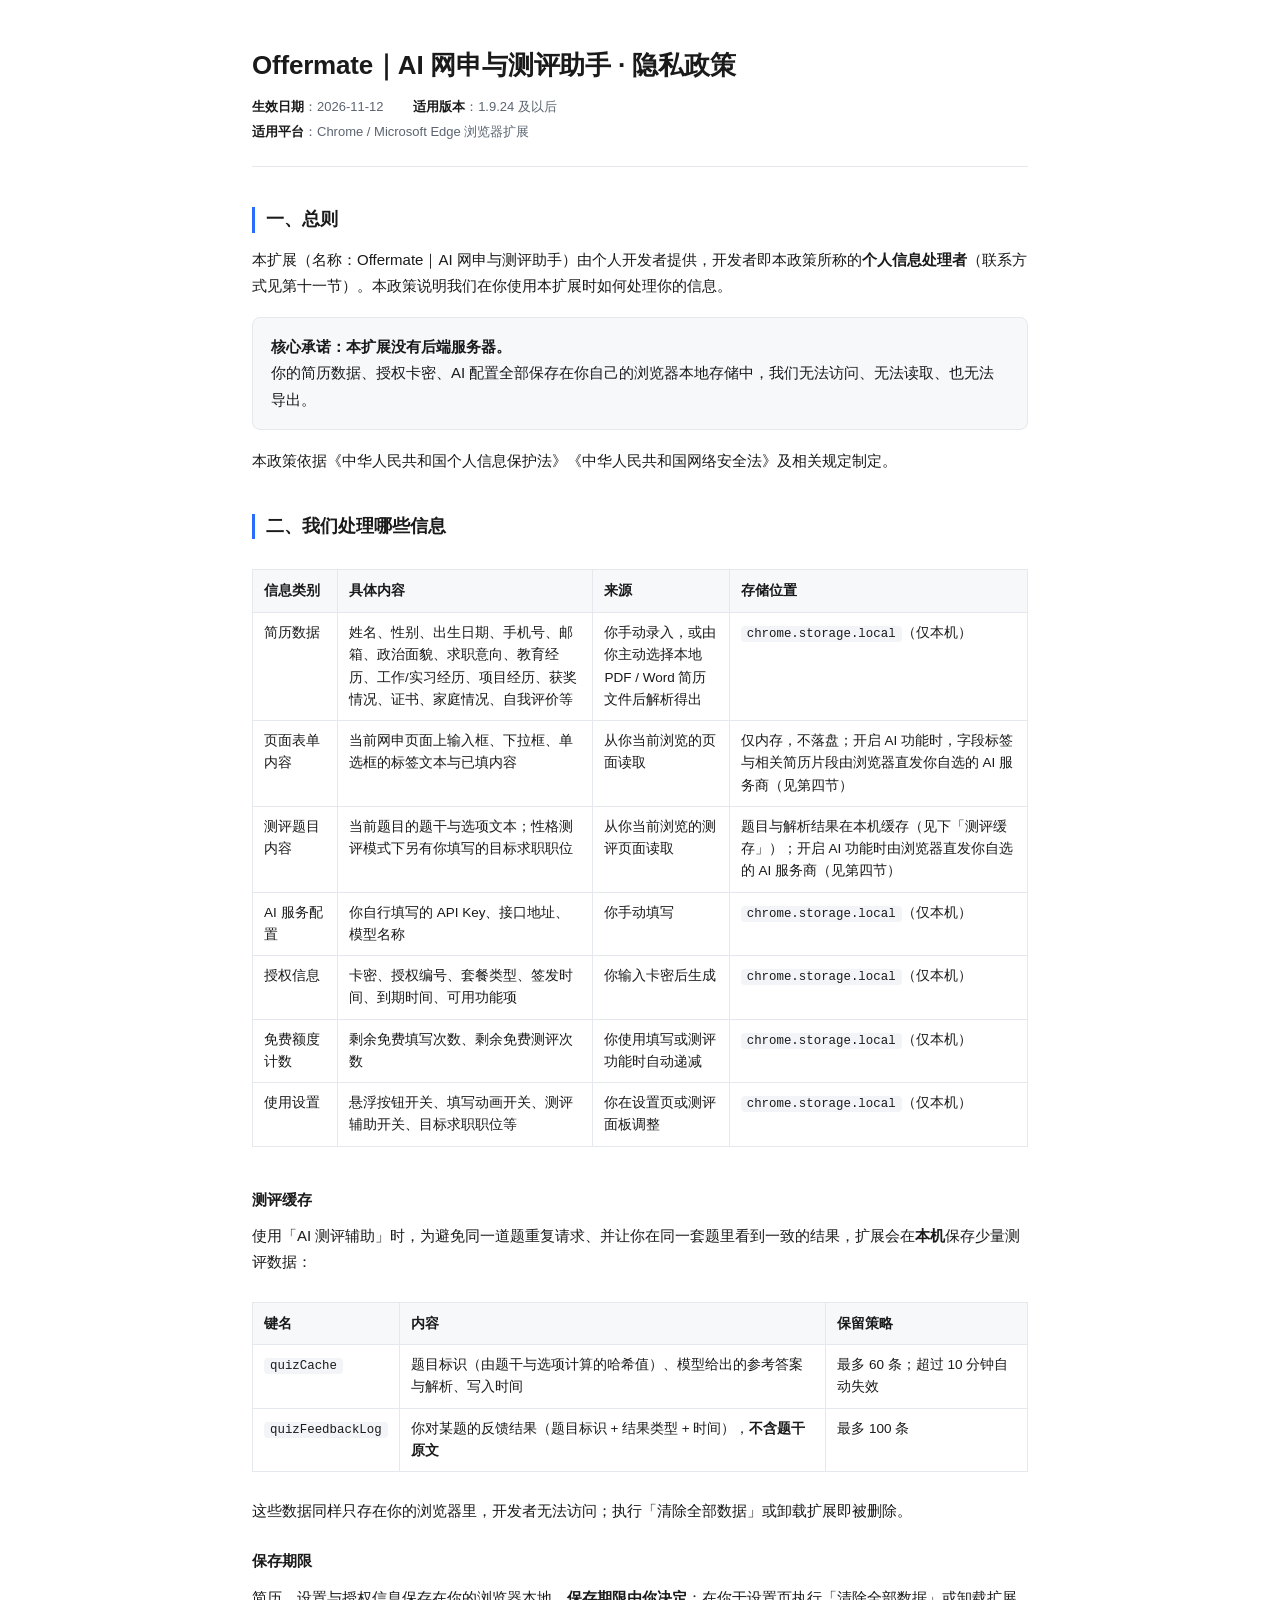
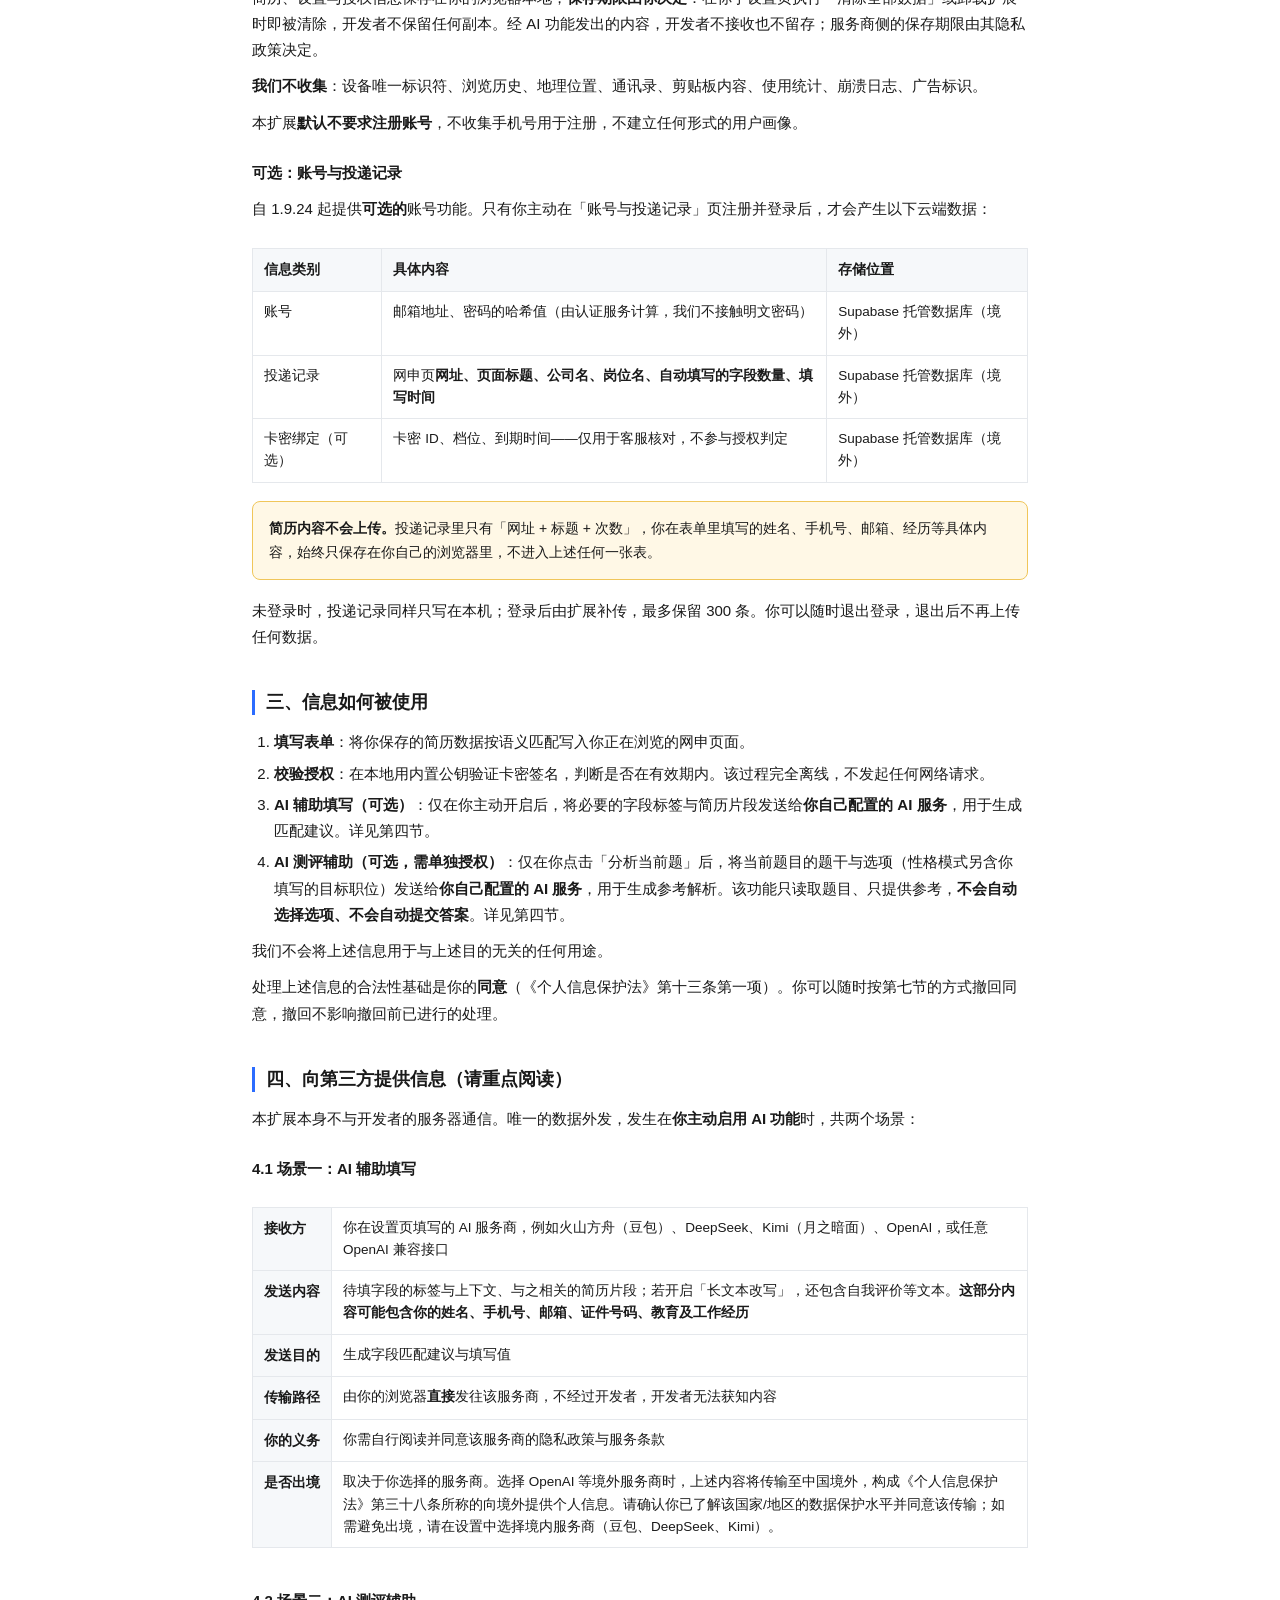
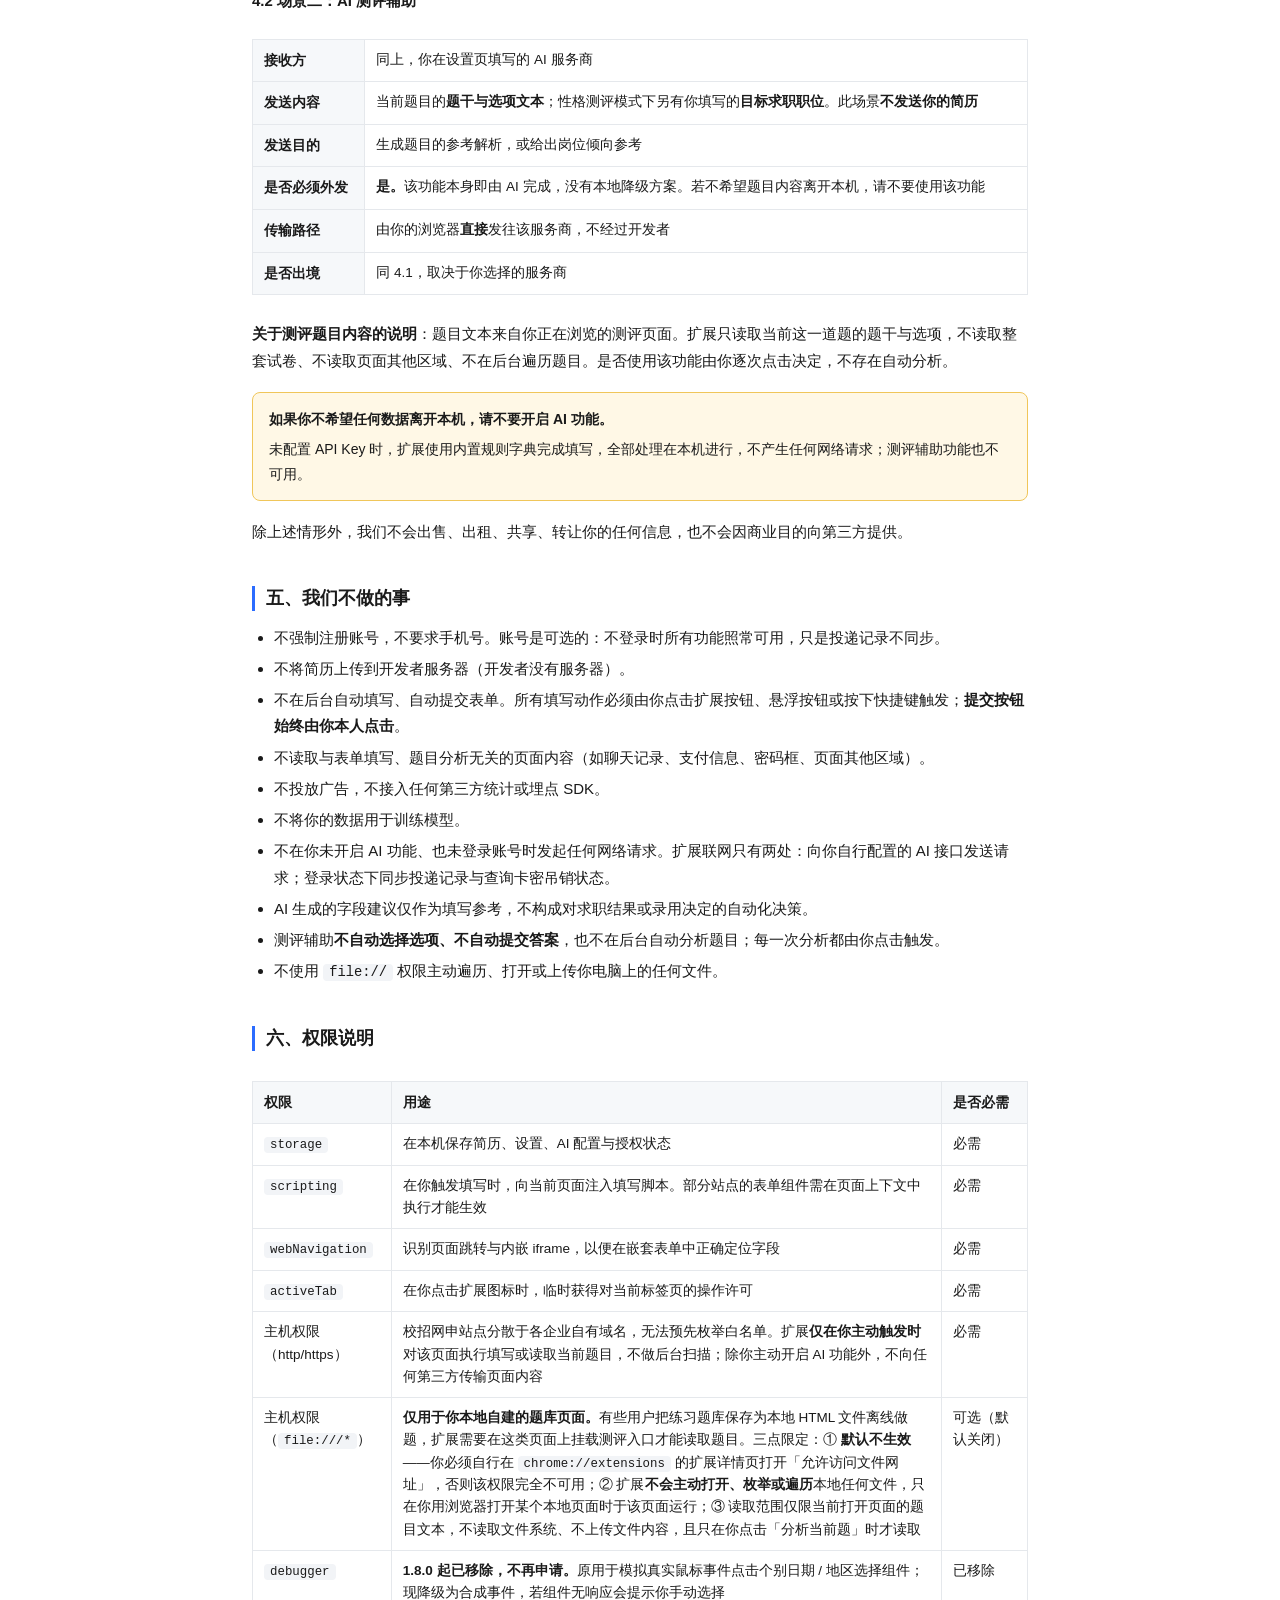
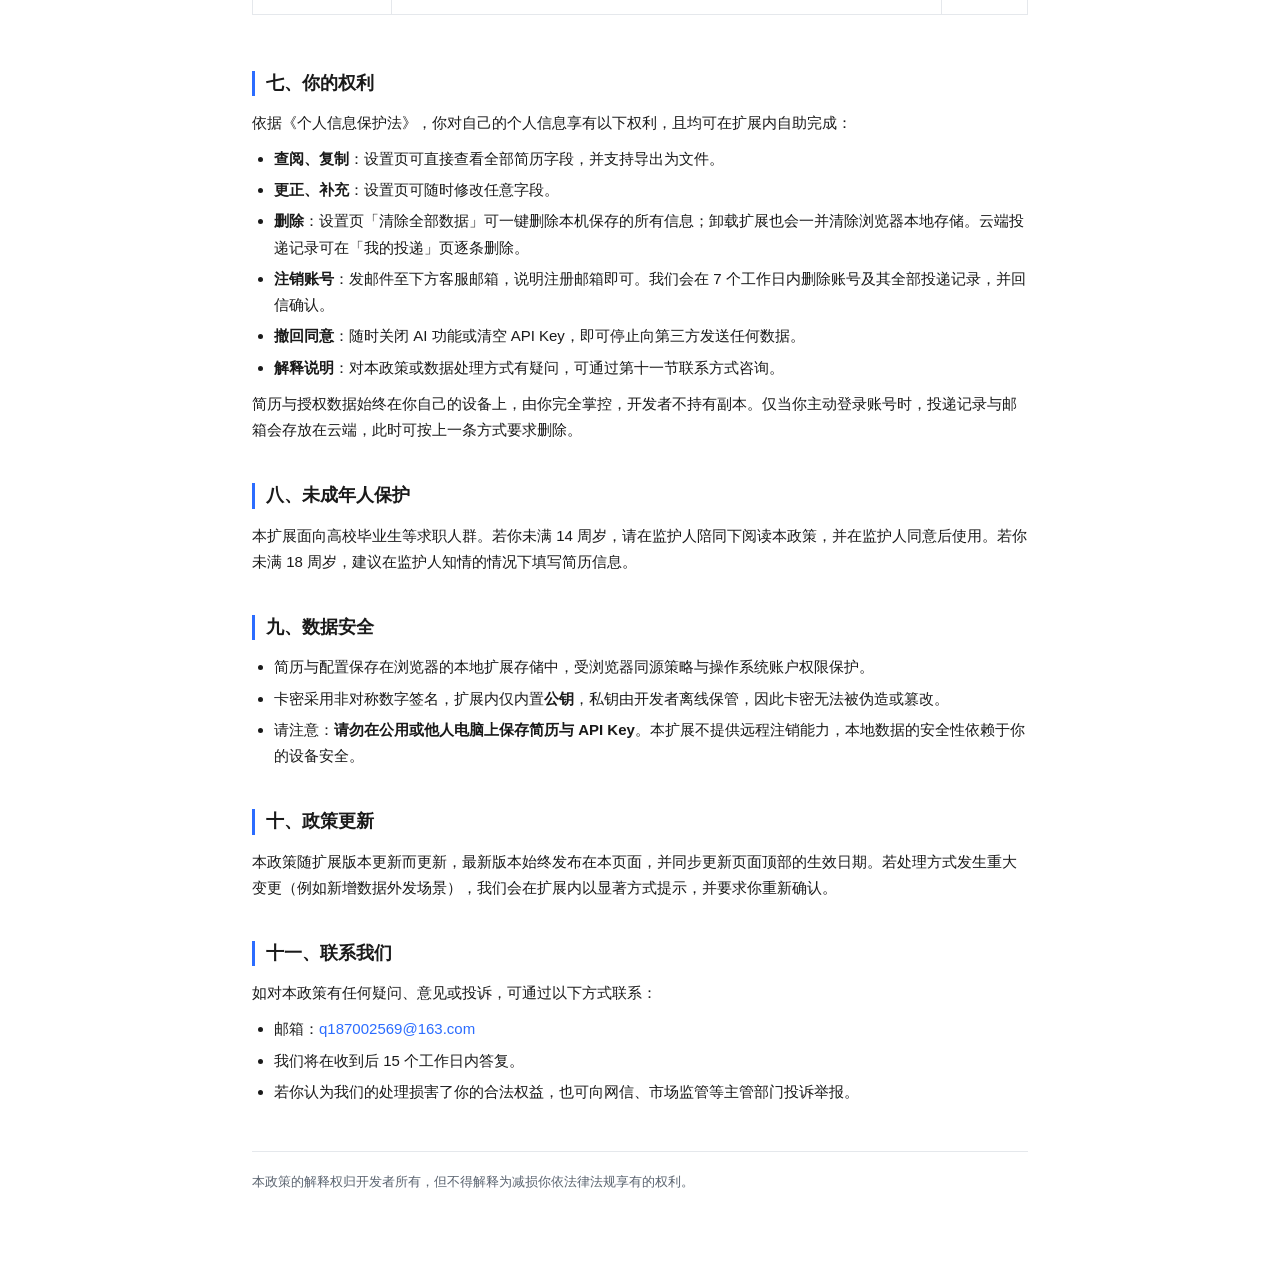
<file: site/privacy.html>
<!DOCTYPE html>
<html lang="zh-CN">
<head>
<meta charset="utf-8">
<meta name="viewport" content="width=device-width,initial-scale=1">
<title>隐私政策 · Offermate｜AI 网申与测评助手</title>
<meta name="description" content="Offermate｜AI 网申与测评助手隐私政策：简历与授权数据仅保存在本机；可选登录账号后，仅同步「网址、页面标题、填写次数」三类投递记录。开发者不接触简历内容。">
<style>
  :root{
    --bg:#ffffff; --fg:#1a1a1a; --fg2:#5b6470; --line:#e5e8ec;
    --accent:#2b6cff; --warn-bg:#fff8e6; --warn-line:#f0c65a;
    --tbl-head:#f6f8fa; --code-bg:#f2f4f7;
  }
  @media (prefers-color-scheme: dark){
    :root{
      --bg:#14161a; --fg:#e8eaed; --fg2:#9aa4b2; --line:#2a2f38;
      --accent:#6f9bff; --warn-bg:#2a2415; --warn-line:#8a6d2a;
      --tbl-head:#1c2028; --code-bg:#1c2028;
    }
  }
  *{box-sizing:border-box}
  body{
    margin:0; background:var(--bg); color:var(--fg);
    font:15px/1.75 -apple-system,BlinkMacSystemFont,"Segoe UI","PingFang SC","Microsoft YaHei",sans-serif;
    -webkit-font-smoothing:antialiased;
  }
  .wrap{max-width:820px;margin:0 auto;padding:48px 22px 80px}
  header{border-bottom:1px solid var(--line);padding-bottom:22px;margin-bottom:34px}
  h1{font-size:26px;line-height:1.35;margin:0 0 12px;letter-spacing:-.2px}
  .meta{color:var(--fg2);font-size:13px;line-height:1.9}
  .meta b{color:var(--fg);font-weight:600}
  h2{font-size:18px;margin:40px 0 14px;padding-left:11px;border-left:3px solid var(--accent);line-height:1.4}
  h3{font-size:15px;margin:24px 0 8px}
  p{margin:10px 0}
  ul,ol{margin:10px 0;padding-left:22px}
  li{margin:5px 0}
  strong{font-weight:600}
  table{width:100%;border-collapse:collapse;margin:16px 0;font-size:13.5px}
  th,td{border:1px solid var(--line);padding:9px 11px;text-align:left;vertical-align:top}
  th{background:var(--tbl-head);font-weight:600;white-space:nowrap}
  td{line-height:1.65}
  code{background:var(--code-bg);padding:1px 6px;border-radius:4px;font-size:.92em;
       font-family:ui-monospace,SFMono-Regular,Menlo,Consolas,monospace}
  .callout{
    background:var(--warn-bg);border:1px solid var(--warn-line);border-radius:8px;
    padding:14px 16px;margin:18px 0;font-size:14px;
  }
  .callout b{display:block;margin-bottom:6px}
  .key{
    background:var(--tbl-head);border:1px solid var(--line);border-radius:8px;
    padding:16px 18px;margin:18px 0;font-size:15px;
  }
  hr{border:0;border-top:1px solid var(--line);margin:38px 0}
  footer{color:var(--fg2);font-size:12.5px;margin-top:46px;padding-top:20px;border-top:1px solid var(--line)}
  a{color:var(--accent);text-decoration:none}
  a:hover{text-decoration:underline}
  .tbl-scroll{overflow-x:auto}
  @media (max-width:560px){
    .wrap{padding:32px 16px 60px}
    h1{font-size:21px}
    table{font-size:12.5px}
    th,td{padding:7px 8px}
  }
</style>
</head>
<body>
<div class="wrap">

<header>
  <h1>Offermate｜AI 网申与测评助手 · 隐私政策</h1>
  <div class="meta">
    <b>生效日期</b>：2026-11-12　　
    <b>适用版本</b>：1.9.24 及以后<br>
    <b>适用平台</b>：Chrome / Microsoft Edge 浏览器扩展
  </div>
</header>

<h2>一、总则</h2>
<p>本扩展（名称：Offermate｜AI 网申与测评助手）由个人开发者提供，开发者即本政策所称的<strong>个人信息处理者</strong>（联系方式见第十一节）。本政策说明我们在你使用本扩展时如何处理你的信息。</p>

<div class="key">
  <strong>核心承诺：本扩展没有后端服务器。</strong><br>
  你的简历数据、授权卡密、AI 配置全部保存在你自己的浏览器本地存储中，我们无法访问、无法读取、也无法导出。
</div>

<p>本政策依据《中华人民共和国个人信息保护法》《中华人民共和国网络安全法》及相关规定制定。</p>

<h2>二、我们处理哪些信息</h2>
<div class="tbl-scroll">
<table>
  <thead>
    <tr><th>信息类别</th><th>具体内容</th><th>来源</th><th>存储位置</th></tr>
  </thead>
  <tbody>
    <tr>
      <td>简历数据</td>
      <td>姓名、性别、出生日期、手机号、邮箱、政治面貌、求职意向、教育经历、工作/实习经历、项目经历、获奖情况、证书、家庭情况、自我评价等</td>
      <td>你手动录入，或由你主动选择本地 PDF / Word 简历文件后解析得出</td>
      <td><code>chrome.storage.local</code>（仅本机）</td>
    </tr>
    <tr>
      <td>页面表单内容</td>
      <td>当前网申页面上输入框、下拉框、单选框的标签文本与已填内容</td>
      <td>从你当前浏览的页面读取</td>
      <td>仅内存，不落盘；开启 AI 功能时，字段标签与相关简历片段由浏览器直发你自选的 AI 服务商（见第四节）</td>
    </tr>
    <tr>
      <td>测评题目内容</td>
      <td>当前题目的题干与选项文本；性格测评模式下另有你填写的目标求职职位</td>
      <td>从你当前浏览的测评页面读取</td>
      <td>题目与解析结果在本机缓存（见下「测评缓存」）；开启 AI 功能时由浏览器直发你自选的 AI 服务商（见第四节）</td>
    </tr>
    <tr>
      <td>AI 服务配置</td>
      <td>你自行填写的 API Key、接口地址、模型名称</td>
      <td>你手动填写</td>
      <td><code>chrome.storage.local</code>（仅本机）</td>
    </tr>
    <tr>
      <td>授权信息</td>
      <td>卡密、授权编号、套餐类型、签发时间、到期时间、可用功能项</td>
      <td>你输入卡密后生成</td>
      <td><code>chrome.storage.local</code>（仅本机）</td>
    </tr>
    <tr>
      <td>免费额度计数</td>
      <td>剩余免费填写次数、剩余免费测评次数</td>
      <td>你使用填写或测评功能时自动递减</td>
      <td><code>chrome.storage.local</code>（仅本机）</td>
    </tr>
    <tr>
      <td>使用设置</td>
      <td>悬浮按钮开关、填写动画开关、测评辅助开关、目标求职职位等</td>
      <td>你在设置页或测评面板调整</td>
      <td><code>chrome.storage.local</code>（仅本机）</td>
    </tr>
  </tbody>
</table>
</div>

<h3>测评缓存</h3>
<p>使用「AI 测评辅助」时，为避免同一道题重复请求、并让你在同一套题里看到一致的结果，扩展会在<strong>本机</strong>保存少量测评数据：</p>
<div class="tbl-scroll">
<table>
  <thead>
    <tr><th>键名</th><th>内容</th><th>保留策略</th></tr>
  </thead>
  <tbody>
    <tr><td><code>quizCache</code></td><td>题目标识（由题干与选项计算的哈希值）、模型给出的参考答案与解析、写入时间</td><td>最多 60 条；超过 10 分钟自动失效</td></tr>
    <tr><td><code>quizFeedbackLog</code></td><td>你对某题的反馈结果（题目标识 + 结果类型 + 时间），<strong>不含题干原文</strong></td><td>最多 100 条</td></tr>
  </tbody>
</table>
</div>
<p>这些数据同样只存在你的浏览器里，开发者无法访问；执行「清除全部数据」或卸载扩展即被删除。</p>

<h3>保存期限</h3>
<p>简历、设置与授权信息保存在你的浏览器本地，<strong>保存期限由你决定</strong>：在你于设置页执行「清除全部数据」或卸载扩展时即被清除，开发者不保留任何副本。经 AI 功能发出的内容，开发者不接收也不留存；服务商侧的保存期限由其隐私政策决定。</p>

<p><strong>我们不收集</strong>：设备唯一标识符、浏览历史、地理位置、通讯录、剪贴板内容、使用统计、崩溃日志、广告标识。</p>
<p>本扩展<strong>默认不要求注册账号</strong>，不收集手机号用于注册，不建立任何形式的用户画像。</p>

<h3>可选：账号与投递记录</h3>
<p>自 1.9.24 起提供<strong>可选的</strong>账号功能。只有你主动在「账号与投递记录」页注册并登录后，才会产生以下云端数据：</p>
<div class="tbl-scroll">
<table>
  <thead>
    <tr><th>信息类别</th><th>具体内容</th><th>存储位置</th></tr>
  </thead>
  <tbody>
    <tr>
      <td>账号</td>
      <td>邮箱地址、密码的哈希值（由认证服务计算，我们不接触明文密码）</td>
      <td>Supabase 托管数据库（境外）</td>
    </tr>
    <tr>
      <td>投递记录</td>
      <td>网申页<strong>网址、页面标题、公司名、岗位名、自动填写的字段数量、填写时间</strong></td>
      <td>Supabase 托管数据库（境外）</td>
    </tr>
    <tr>
      <td>卡密绑定（可选）</td>
      <td>卡密 ID、档位、到期时间——仅用于客服核对，不参与授权判定</td>
      <td>Supabase 托管数据库（境外）</td>
    </tr>
  </tbody>
</table>
<div class="callout">
  <strong>简历内容不会上传。</strong>投递记录里只有「网址 + 标题 + 次数」，你在表单里填写的姓名、手机号、邮箱、经历等具体内容，始终只保存在你自己的浏览器里，不进入上述任何一张表。
</div>
<p>未登录时，投递记录同样只写在本机；登录后由扩展补传，最多保留 300 条。你可以随时退出登录，退出后不再上传任何数据。</p>

<h2>三、信息如何被使用</h2>
<ol>
  <li><strong>填写表单</strong>：将你保存的简历数据按语义匹配写入你正在浏览的网申页面。</li>
  <li><strong>校验授权</strong>：在本地用内置公钥验证卡密签名，判断是否在有效期内。该过程完全离线，不发起任何网络请求。</li>
  <li><strong>AI 辅助填写（可选）</strong>：仅在你主动开启后，将必要的字段标签与简历片段发送给<strong>你自己配置的 AI 服务</strong>，用于生成匹配建议。详见第四节。</li>
  <li><strong>AI 测评辅助（可选，需单独授权）</strong>：仅在你点击「分析当前题」后，将当前题目的题干与选项（性格模式另含你填写的目标职位）发送给<strong>你自己配置的 AI 服务</strong>，用于生成参考解析。该功能只读取题目、只提供参考，<strong>不会自动选择选项、不会自动提交答案</strong>。详见第四节。</li>
</ol>
<p>我们不会将上述信息用于与上述目的无关的任何用途。</p>
<p>处理上述信息的合法性基础是你的<strong>同意</strong>（《个人信息保护法》第十三条第一项）。你可以随时按第七节的方式撤回同意，撤回不影响撤回前已进行的处理。</p>

<h2>四、向第三方提供信息（请重点阅读）</h2>
<p>本扩展本身不与开发者的服务器通信。唯一的数据外发，发生在<strong>你主动启用 AI 功能</strong>时，共两个场景：</p>

<h3>4.1 场景一：AI 辅助填写</h3>
<div class="tbl-scroll">
<table>
  <tbody>
    <tr><th>接收方</th><td>你在设置页填写的 AI 服务商，例如火山方舟（豆包）、DeepSeek、Kimi（月之暗面）、OpenAI，或任意 OpenAI 兼容接口</td></tr>
    <tr><th>发送内容</th><td>待填字段的标签与上下文、与之相关的简历片段；若开启「长文本改写」，还包含自我评价等文本。<strong>这部分内容可能包含你的姓名、手机号、邮箱、证件号码、教育及工作经历</strong></td></tr>
    <tr><th>发送目的</th><td>生成字段匹配建议与填写值</td></tr>
    <tr><th>传输路径</th><td>由你的浏览器<strong>直接</strong>发往该服务商，不经过开发者，开发者无法获知内容</td></tr>
    <tr><th>你的义务</th><td>你需自行阅读并同意该服务商的隐私政策与服务条款</td></tr>
    <tr><th>是否出境</th><td>取决于你选择的服务商。选择 OpenAI 等境外服务商时，上述内容将传输至中国境外，构成《个人信息保护法》第三十八条所称的向境外提供个人信息。请确认你已了解该国家/地区的数据保护水平并同意该传输；如需避免出境，请在设置中选择境内服务商（豆包、DeepSeek、Kimi）。</td></tr>
  </tbody>
</table>
</div>

<h3>4.2 场景二：AI 测评辅助</h3>
<div class="tbl-scroll">
<table>
  <tbody>
    <tr><th>接收方</th><td>同上，你在设置页填写的 AI 服务商</td></tr>
    <tr><th>发送内容</th><td>当前题目的<strong>题干与选项文本</strong>；性格测评模式下另有你填写的<strong>目标求职职位</strong>。此场景<strong>不发送你的简历</strong></td></tr>
    <tr><th>发送目的</th><td>生成题目的参考解析，或给出岗位倾向参考</td></tr>
    <tr><th>是否必须外发</th><td><strong>是。</strong>该功能本身即由 AI 完成，没有本地降级方案。若不希望题目内容离开本机，请不要使用该功能</td></tr>
    <tr><th>传输路径</th><td>由你的浏览器<strong>直接</strong>发往该服务商，不经过开发者</td></tr>
    <tr><th>是否出境</th><td>同 4.1，取决于你选择的服务商</td></tr>
  </tbody>
</table>
</div>

<p><strong>关于测评题目内容的说明</strong>：题目文本来自你正在浏览的测评页面。扩展只读取当前这一道题的题干与选项，不读取整套试卷、不读取页面其他区域、不在后台遍历题目。是否使用该功能由你逐次点击决定，不存在自动分析。</p>

<div class="callout">
  <b>如果你不希望任何数据离开本机，请不要开启 AI 功能。</b>
  未配置 API Key 时，扩展使用内置规则字典完成填写，全部处理在本机进行，不产生任何网络请求；测评辅助功能也不可用。
</div>

<p>除上述情形外，我们不会出售、出租、共享、转让你的任何信息，也不会因商业目的向第三方提供。</p>

<h2>五、我们不做的事</h2>
<ul>
  <li>不强制注册账号，不要求手机号。账号是可选的：不登录时所有功能照常可用，只是投递记录不同步。</li>
  <li>不将简历上传到开发者服务器（开发者没有服务器）。</li>
  <li>不在后台自动填写、自动提交表单。所有填写动作必须由你点击扩展按钮、悬浮按钮或按下快捷键触发；<strong>提交按钮始终由你本人点击</strong>。</li>
  <li>不读取与表单填写、题目分析无关的页面内容（如聊天记录、支付信息、密码框、页面其他区域）。</li>
  <li>不投放广告，不接入任何第三方统计或埋点 SDK。</li>
  <li>不将你的数据用于训练模型。</li>
  <li>不在你未开启 AI 功能、也未登录账号时发起任何网络请求。扩展联网只有两处：向你自行配置的 AI 接口发送请求；登录状态下同步投递记录与查询卡密吊销状态。</li>
  <li>AI 生成的字段建议仅作为填写参考，不构成对求职结果或录用决定的自动化决策。</li>
  <li>测评辅助<strong>不自动选择选项、不自动提交答案</strong>，也不在后台自动分析题目；每一次分析都由你点击触发。</li>
  <li>不使用 <code>file://</code> 权限主动遍历、打开或上传你电脑上的任何文件。</li>
</ul>

<h2>六、权限说明</h2>
<div class="tbl-scroll">
<table>
  <thead>
    <tr><th>权限</th><th>用途</th><th>是否必需</th></tr>
  </thead>
  <tbody>
    <tr><td><code>storage</code></td><td>在本机保存简历、设置、AI 配置与授权状态</td><td>必需</td></tr>
    <tr><td><code>scripting</code></td><td>在你触发填写时，向当前页面注入填写脚本。部分站点的表单组件需在页面上下文中执行才能生效</td><td>必需</td></tr>
    <tr><td><code>webNavigation</code></td><td>识别页面跳转与内嵌 iframe，以便在嵌套表单中正确定位字段</td><td>必需</td></tr>
    <tr><td><code>activeTab</code></td><td>在你点击扩展图标时，临时获得对当前标签页的操作许可</td><td>必需</td></tr>
    <tr><td>主机权限（http/https）</td><td>校招网申站点分散于各企业自有域名，无法预先枚举白名单。扩展<strong>仅在你主动触发时</strong>对该页面执行填写或读取当前题目，不做后台扫描；除你主动开启 AI 功能外，不向任何第三方传输页面内容</td><td>必需</td></tr>
    <tr><td>主机权限（<code>file:///*</code>）</td><td><strong>仅用于你本地自建的题库页面。</strong>有些用户把练习题库保存为本地 HTML 文件离线做题，扩展需要在这类页面上挂载测评入口才能读取题目。三点限定：① <strong>默认不生效</strong>——你必须自行在 <code>chrome://extensions</code> 的扩展详情页打开「允许访问文件网址」，否则该权限完全不可用；② 扩展<strong>不会主动打开、枚举或遍历</strong>本地任何文件，只在你用浏览器打开某个本地页面时于该页面运行；③ 读取范围仅限当前打开页面的题目文本，不读取文件系统、不上传文件内容，且只在你点击「分析当前题」时才读取</td><td>可选（默认关闭）</td></tr>
    <tr><td><code>debugger</code></td><td><strong>1.8.0 起已移除，不再申请。</strong>原用于模拟真实鼠标事件点击个别日期 / 地区选择组件；现降级为合成事件，若组件无响应会提示你手动选择</td><td>已移除</td></tr>
  </tbody>
</table>
</div>

<h2>七、你的权利</h2>
<p>依据《个人信息保护法》，你对自己的个人信息享有以下权利，且均可在扩展内自助完成：</p>
<ul>
  <li><strong>查阅、复制</strong>：设置页可直接查看全部简历字段，并支持导出为文件。</li>
  <li><strong>更正、补充</strong>：设置页可随时修改任意字段。</li>
  <li><strong>删除</strong>：设置页「清除全部数据」可一键删除本机保存的所有信息；卸载扩展也会一并清除浏览器本地存储。云端投递记录可在「我的投递」页逐条删除。</li>
  <li><strong>注销账号</strong>：发邮件至下方客服邮箱，说明注册邮箱即可。我们会在 7 个工作日内删除账号及其全部投递记录，并回信确认。</li>
  <li><strong>撤回同意</strong>：随时关闭 AI 功能或清空 API Key，即可停止向第三方发送任何数据。</li>
  <li><strong>解释说明</strong>：对本政策或数据处理方式有疑问，可通过第十一节联系方式咨询。</li>
</ul>
<p>简历与授权数据始终在你自己的设备上，由你完全掌控，开发者不持有副本。仅当你主动登录账号时，投递记录与邮箱会存放在云端，此时可按上一条方式要求删除。</p>

<h2>八、未成年人保护</h2>
<p>本扩展面向高校毕业生等求职人群。若你未满 14 周岁，请在监护人陪同下阅读本政策，并在监护人同意后使用。若你未满 18 周岁，建议在监护人知情的情况下填写简历信息。</p>

<h2>九、数据安全</h2>
<ul>
  <li>简历与配置保存在浏览器的本地扩展存储中，受浏览器同源策略与操作系统账户权限保护。</li>
  <li>卡密采用非对称数字签名，扩展内仅内置<strong>公钥</strong>，私钥由开发者离线保管，因此卡密无法被伪造或篡改。</li>
  <li>请注意：<strong>请勿在公用或他人电脑上保存简历与 API Key</strong>。本扩展不提供远程注销能力，本地数据的安全性依赖于你的设备安全。</li>
</ul>

<h2>十、政策更新</h2>
<p>本政策随扩展版本更新而更新，最新版本始终发布在本页面，并同步更新页面顶部的生效日期。若处理方式发生重大变更（例如新增数据外发场景），我们会在扩展内以显著方式提示，并要求你重新确认。</p>

<h2>十一、联系我们</h2>
<p>如对本政策有任何疑问、意见或投诉，可通过以下方式联系：</p>
<ul>
  <li>邮箱：<a href="mailto:q187002569@163.com">q187002569@163.com</a></li>
  <li>我们将在收到后 15 个工作日内答复。</li>
  <li>若你认为我们的处理损害了你的合法权益，也可向网信、市场监管等主管部门投诉举报。</li>
</ul>

<footer>
  本政策的解释权归开发者所有，但不得解释为减损你依法律法规享有的权利。
</footer>

</div>
</body>
</html>
</file>
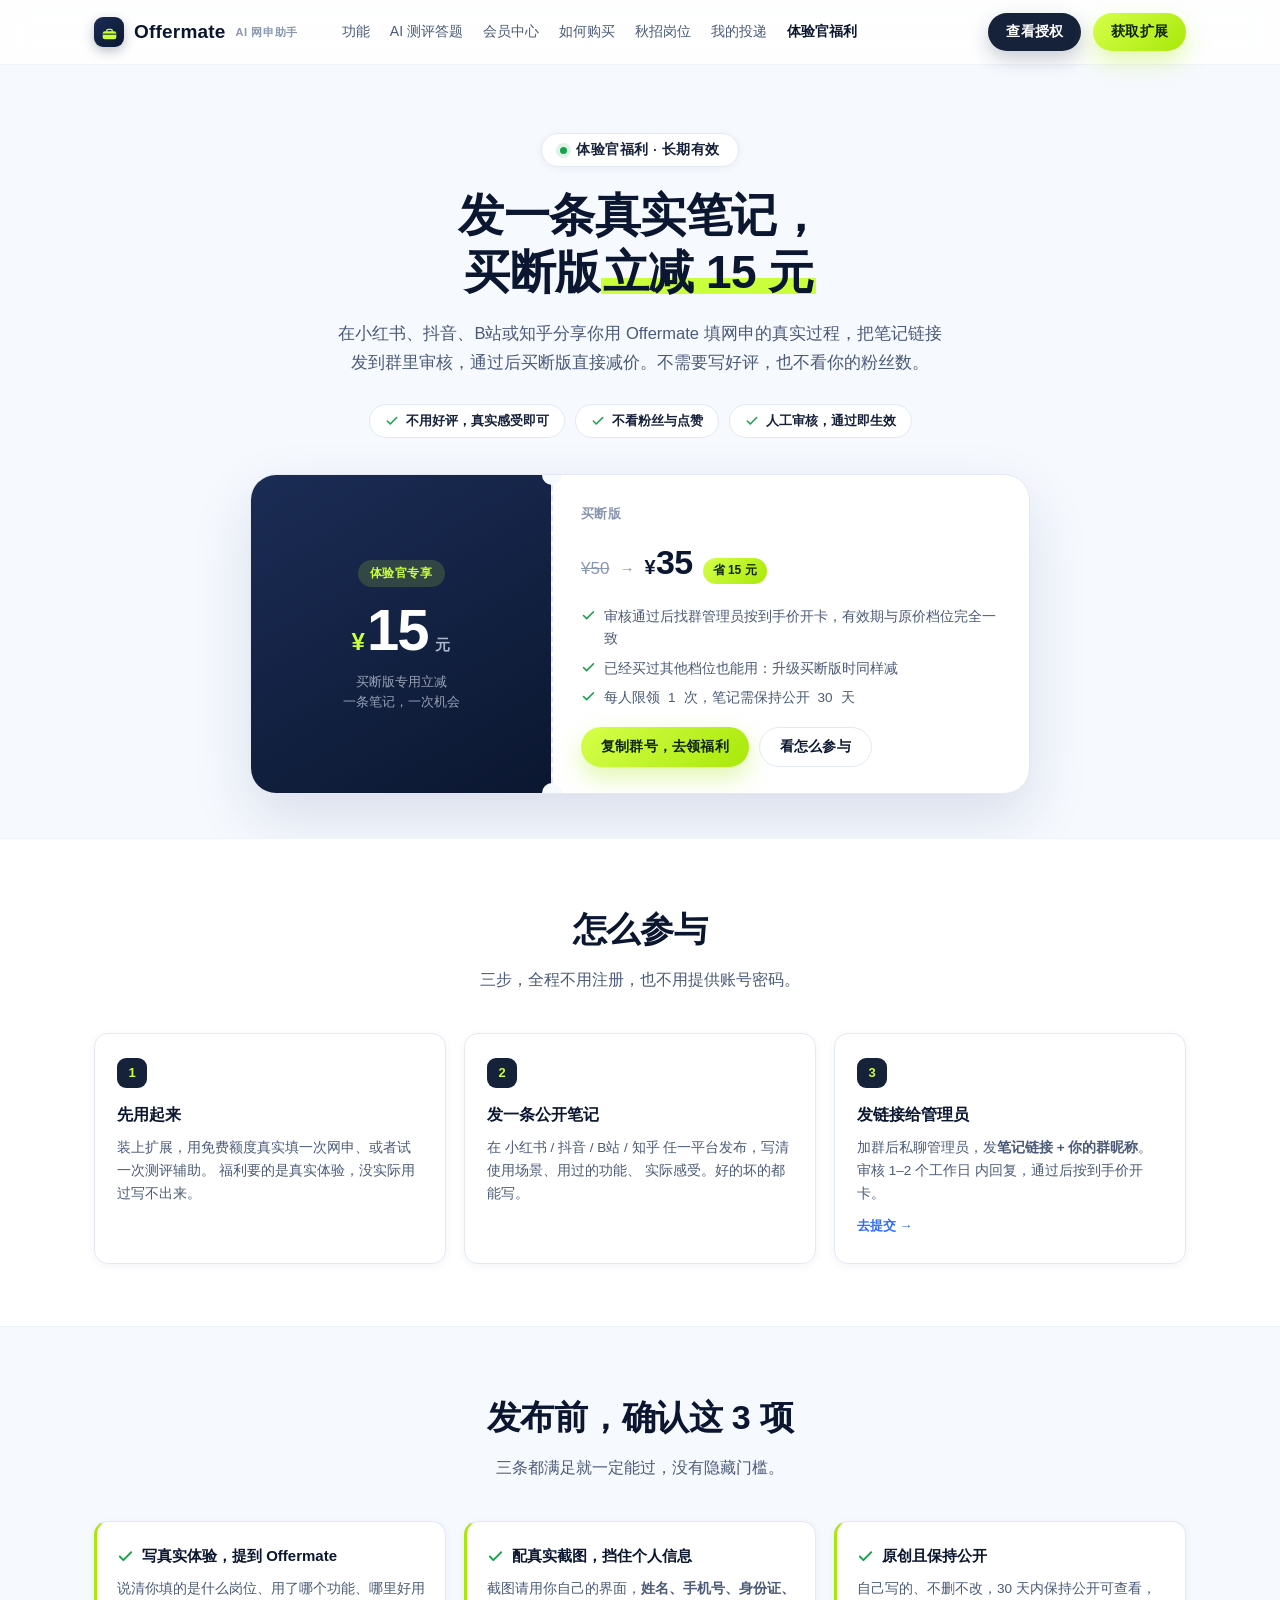
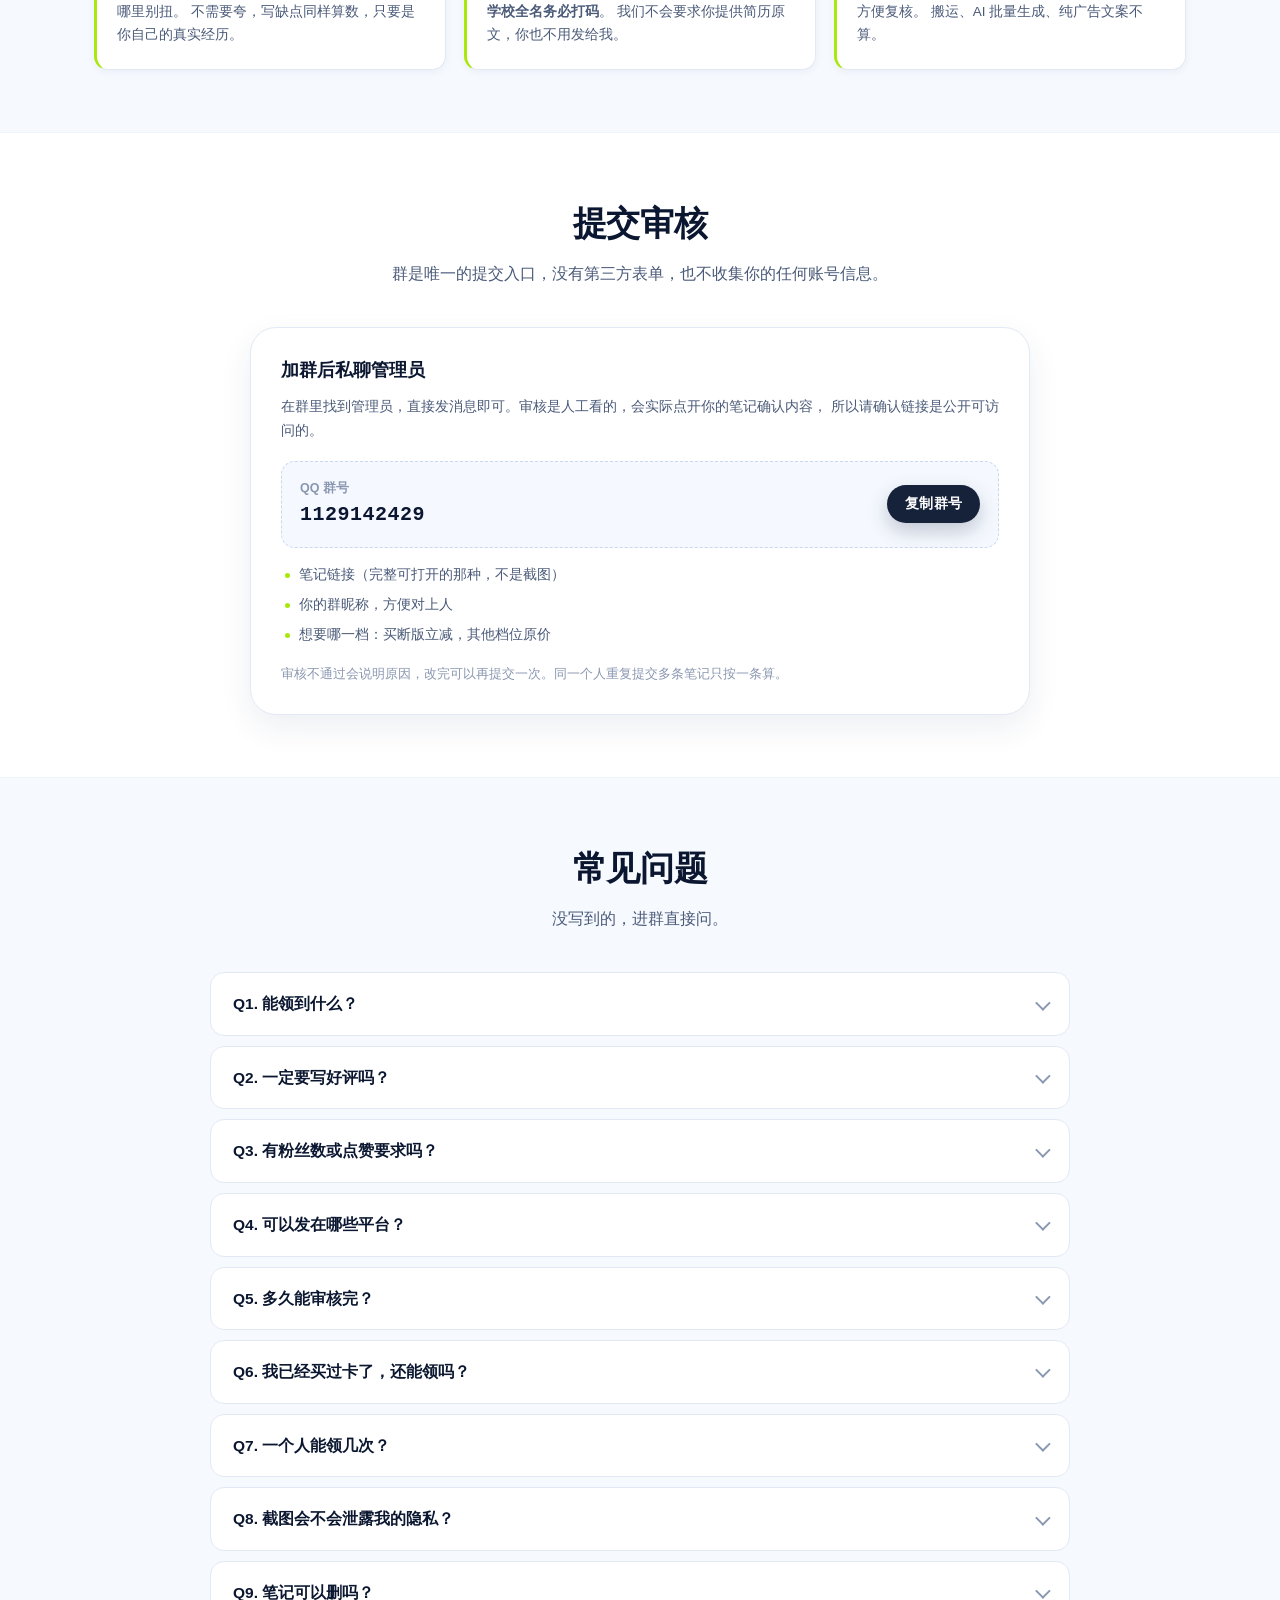
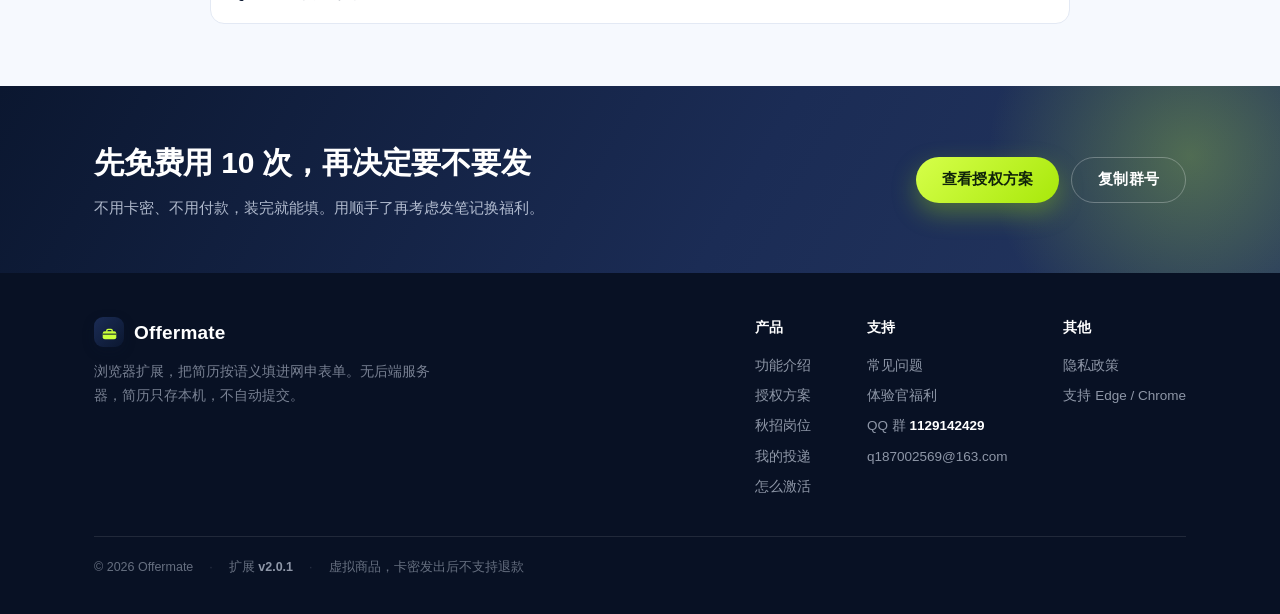
<file: site/share.html>
<!DOCTYPE html>
<html lang="zh-CN">
<head>
<meta charset="utf-8">
<meta name="viewport" content="width=device-width, initial-scale=1">
<title>体验官福利｜发一条真实体验，买断版立减</title>
<meta name="description" content="在公开平台分享真实的 Offermate 使用体验，加群提交笔记链接，人工审核通过后买断版立减。不用好评，不看粉丝。">
<link rel="icon" href="assets/favicon.svg" type="image/svg+xml">
<link rel="stylesheet" href="assets/style.css">
<style>
  /* 体验官福利页专用 */
  .sh-hero { padding: 68px 0 44px; text-align: center; position: relative; overflow: hidden; }
  .sh-hero h1 {
    margin: 20px auto 0; max-width: 760px;
    font-size: clamp(28px, 4.4vw, 46px); line-height: 1.24;
    font-weight: 800; letter-spacing: -.5px;
  }
  .sh-hero h1 em {
    font-style: normal; white-space: nowrap;
    background: linear-gradient(180deg, transparent 62%, var(--lime) 62%, var(--lime) 92%, transparent 92%);
    padding: 0 2px;
  }
  .sh-hero .lead {
    margin: 18px auto 0; max-width: 620px;
    font-size: 16.5px; color: var(--body); line-height: 1.78;
  }
  .sh-badges {
    margin: 26px auto 0; display: flex; gap: 10px; justify-content: center; flex-wrap: wrap;
  }
  .sh-badges li {
    display: inline-flex; align-items: center; gap: 7px;
    height: 34px; padding: 0 15px; border-radius: 999px;
    background: #fff; border: 1px solid var(--line);
    font-size: 13px; font-weight: 600; color: var(--ink-2);
  }
  .sh-badges svg { width: 14px; height: 14px; color: var(--green); flex: none; }

  /* 券面：左深右浅，中间虚线 + 上下两个撕口 */
  .coupon {
    margin: 36px auto 0; max-width: 780px;
    display: grid; grid-template-columns: 300px 1fr;
    background: #fff; border: 1px solid var(--line);
    border-radius: var(--radius-lg); box-shadow: var(--shadow-lg);
    overflow: hidden;
  }
  .cp-l {
    background: linear-gradient(150deg, #1B2C55, #0B1730);
    color: #fff; padding: 30px 22px 26px; text-align: center;
    display: flex; flex-direction: column; justify-content: center;
  }
  .cp-tag {
    display: inline-block; align-self: center;
    padding: 4px 12px; border-radius: 999px;
    background: rgba(201, 255, 59, .16); color: var(--lime);
    font-size: 12px; font-weight: 700; letter-spacing: .6px;
  }
  .cp-off { margin-top: 14px; display: flex; align-items: baseline; justify-content: center; gap: 2px; }
  .cp-off .cur { font-size: 24px; font-weight: 700; color: var(--lime); }
  .cp-off .num { font-size: 58px; font-weight: 800; letter-spacing: -2px; line-height: 1; color: #fff; }
  .cp-off .unit { margin-left: 6px; font-size: 15px; font-weight: 600; color: rgba(232,240,255,.72); }
  .cp-sub { margin-top: 10px; font-size: 12.5px; color: rgba(232, 240, 255, .62); line-height: 1.6; }

  .cp-r { position: relative; padding: 28px 28px 26px; border-left: 2px dashed var(--line); text-align: left; }
  .cp-r::before, .cp-r::after {
    content: ""; position: absolute; left: -11px; width: 20px; height: 20px;
    border-radius: 50%; background: var(--bg);
  }
  .cp-r::before { top: -10px; }
  .cp-r::after { bottom: -10px; }
  .cp-name { font-size: 13px; font-weight: 700; color: var(--muted); letter-spacing: .4px; }
  .cp-price { margin-top: 10px; display: flex; align-items: baseline; gap: 10px; flex-wrap: wrap; }
  .cp-price .was { font-size: 17px; color: var(--muted); text-decoration: line-through; }
  .cp-price .arrow { font-size: 15px; color: var(--muted); }
  .cp-price .now { font-size: 34px; font-weight: 800; letter-spacing: -.6px; color: var(--ink); }
  .cp-price .now i { font-style: normal; font-size: 20px; margin-right: 1px; }
  .cp-price .save {
    font-size: 12px; font-weight: 700; color: #10240A;
    background: linear-gradient(135deg, #D6FF4A, var(--lime-deep));
    border-radius: 999px; padding: 3px 10px;
  }
  .cp-list { margin-top: 16px; display: flex; flex-direction: column; gap: 8px; }
  .cp-list li { display: flex; gap: 8px; font-size: 13.5px; color: var(--body); line-height: 1.6; }
  .cp-list svg { width: 15px; height: 15px; color: var(--green); flex: none; margin-top: 2px; }
  .cp-cta { margin-top: 18px; display: flex; gap: 10px; flex-wrap: wrap; }
  .cp-cta .btn { height: 40px; padding: 0 20px; font-size: 13.5px; }

  .sh-off { text-align: center; margin-top: 26px; font-size: 13px; color: var(--muted); }

  /* 三步 */
  .steps-3 { display: grid; grid-template-columns: repeat(3, 1fr); gap: 18px; }
  .s3 {
    background: #fff; border: 1px solid var(--line); border-radius: var(--radius);
    padding: 24px 22px; box-shadow: var(--shadow-sm);
  }
  .s3-n {
    width: 30px; height: 30px; border-radius: 9px;
    background: var(--ink-2); color: var(--lime);
    display: grid; place-items: center;
    font-size: 13px; font-weight: 800;
  }
  .s3 h3 { margin-top: 14px; font-size: 16px; font-weight: 800; }
  .s3 p { margin-top: 7px; font-size: 13.5px; color: var(--body); line-height: 1.72; }
  .s3 .lk { display: inline-block; margin-top: 10px; font-size: 13px; font-weight: 700; color: var(--blue); }

  /* 三条要求 */
  .rules { display: grid; grid-template-columns: repeat(3, 1fr); gap: 18px; }
  .rule {
    background: #fff; border: 1px solid var(--line); border-left: 3px solid var(--lime-deep);
    border-radius: var(--radius); padding: 22px 20px; box-shadow: var(--shadow-sm);
  }
  .rule h3 { font-size: 15px; font-weight: 800; display: flex; align-items: center; gap: 8px; }
  .rule h3 svg { width: 17px; height: 17px; color: var(--green); flex: none; }
  .rule p { margin-top: 8px; font-size: 13.5px; color: var(--body); line-height: 1.72; }

  /* 提交 */
  .submit-box {
    max-width: 780px; margin: 0 auto;
    background: #fff; border: 1px solid var(--line); border-radius: var(--radius-lg);
    padding: 28px 30px; box-shadow: var(--shadow);
  }
  .submit-box h3 { font-size: 18px; font-weight: 800; }
  .submit-box > p { margin-top: 8px; font-size: 14px; color: var(--body); line-height: 1.75; }
  .sb-qq {
    margin-top: 18px; display: flex; align-items: center; gap: 12px; flex-wrap: wrap;
    padding: 16px 18px; border-radius: var(--radius);
    background: #F5F9FF; border: 1px dashed #C9D8F0;
  }
  .sb-qq .k { font-size: 12.5px; color: var(--muted); font-weight: 600; }
  .sb-qq .v {
    font-family: ui-monospace, Menlo, Consolas, monospace;
    font-size: 20px; font-weight: 800; color: var(--ink); letter-spacing: .5px;
  }
  .sb-qq .btn { height: 38px; padding: 0 18px; font-size: 13.5px; margin-left: auto; }
  .sb-need { margin-top: 16px; display: flex; flex-direction: column; gap: 7px; }
  .sb-need li { font-size: 13.5px; color: var(--body); padding-left: 18px; position: relative; line-height: 1.7; }
  .sb-need li::before {
    content: ""; position: absolute; left: 4px; top: 9px;
    width: 5px; height: 5px; border-radius: 50%; background: var(--lime-deep);
  }

  .sh-sec { padding: 62px 0; }
  .sh-sec.alt { background: #fff; border-top: 1px solid var(--line-2); border-bottom: 1px solid var(--line-2); }

  @media (max-width: 900px) {
    .steps-3, .rules { grid-template-columns: 1fr; }
  }
  @media (max-width: 700px) {
    .coupon { grid-template-columns: 1fr; }
    .cp-r { border-left: 0; border-top: 2px dashed var(--line); }
    .cp-r::before { left: -10px; top: -11px; }
    .cp-r::after { left: auto; right: -10px; top: -11px; bottom: auto; }
    .cp-off .num { font-size: 48px; }
    .submit-box { padding: 22px 20px; }
  }
</style>
</head>
<body>

<nav class="nav">
  <div class="nav-in">
    <a class="logo" href="index.html">
      <span class="logo-mark">
        <svg viewBox="0 0 24 24"><path d="M8.2 10.4V9.2a1.6 1.6 0 0 1 1.6-1.6h4.4a1.6 1.6 0 0 1 1.6 1.6v1.2" stroke="#C9FF3B" stroke-width="1.9" fill="none" stroke-linecap="round"/><rect x="2.4" y="10.4" width="19.2" height="11.2" rx="3" fill="#C9FF3B"/><rect x="2.4" y="13.6" width="19.2" height="1.4" fill="#0B1730"/></svg>
      </span>
      Offermate <small>AI 网申助手</small>
    </a>
    <div class="nav-links">
      <a href="index.html">功能</a>
      <a href="index.html#quiz">AI 测评答题</a>
      <a href="pricing.html">会员中心</a>
      <a href="pricing.html#howto">如何购买</a>
      <a href="jobs.html">秋招岗位</a>
      <a href="my.html">我的投递</a>
      <a href="share.html" class="on">体验官福利</a>
    </div>
    <div class="nav-cta">
      <a class="btn btn-dark btn-sm" href="pricing.html">查看授权</a>
    </div>
  </div>
</nav>

<header class="sh-hero">
  <div class="wrap">
    <span class="eyebrow"><i></i>体验官福利 · 长期有效</span>
    <h1>发一条真实笔记，<br>买断版<em>立减 <span data-share-off></span> 元</em></h1>
    <p class="lead">
      在小红书、抖音、B站或知乎分享你用 Offermate 填网申的真实过程，把笔记链接发到群里审核，通过后买断版直接减价。不需要写好评，也不看你的粉丝数。
    </p>
    <ul class="sh-badges">
      <li>
        <svg viewBox="0 0 24 24" fill="none" stroke="currentColor" stroke-width="2.6" stroke-linecap="round" stroke-linejoin="round"><path d="M20 6 9 17l-5-5"/></svg>
        不用好评，真实感受即可
      </li>
      <li>
        <svg viewBox="0 0 24 24" fill="none" stroke="currentColor" stroke-width="2.6" stroke-linecap="round" stroke-linejoin="round"><path d="M20 6 9 17l-5-5"/></svg>
        不看粉丝与点赞
      </li>
      <li>
        <svg viewBox="0 0 24 24" fill="none" stroke="currentColor" stroke-width="2.6" stroke-linecap="round" stroke-linejoin="round"><path d="M20 6 9 17l-5-5"/></svg>
        人工审核，通过即生效
      </li>
    </ul>

    <div class="coupon" data-share-block>
      <div class="cp-l">
        <span class="cp-tag">体验官专享</span>
        <div class="cp-off">
          <span class="cur">¥</span>
          <span class="num" data-share-off></span>
          <span class="unit">元</span>
        </div>
        <p class="cp-sub">买断版专用立减<br>一条笔记，一次机会</p>
      </div>
      <div class="cp-r">
        <div class="cp-name" data-share-plan-name>买断版</div>
        <div class="cp-price">
          <span class="was" data-share-was></span>
          <span class="arrow">→</span>
          <span class="now"><i>¥</i><span data-share-now></span></span>
          <span class="save">省 <span data-share-off></span> 元</span>
        </div>
        <ul class="cp-list">
          <li>
            <svg viewBox="0 0 24 24" fill="none" stroke="currentColor" stroke-width="2.6" stroke-linecap="round" stroke-linejoin="round"><path d="M20 6 9 17l-5-5"/></svg>
            审核通过后找群管理员按到手价开卡，有效期与原价档位完全一致
          </li>
          <li>
            <svg viewBox="0 0 24 24" fill="none" stroke="currentColor" stroke-width="2.6" stroke-linecap="round" stroke-linejoin="round"><path d="M20 6 9 17l-5-5"/></svg>
            已经买过其他档位也能用：升级买断版时同样减
          </li>
          <li>
            <svg viewBox="0 0 24 24" fill="none" stroke="currentColor" stroke-width="2.6" stroke-linecap="round" stroke-linejoin="round"><path d="M20 6 9 17l-5-5"/></svg>
            每人限领 <span data-share-limit></span> 次，笔记需保持公开 <span data-share-keep></span> 天
          </li>
        </ul>
        <div class="cp-cta">
          <button class="btn btn-lime" data-copy-qq>复制群号，去领福利</button>
          <a class="btn btn-ghost" href="#howto">看怎么参与</a>
        </div>
      </div>
    </div>

    <p class="sh-off" data-share-offline hidden>本期活动已结束，关注群公告等下一期。</p>
  </div>
</header>

<section class="sh-sec alt" id="howto">
  <div class="wrap">
    <div class="sec-head">
      <h2>怎么参与</h2>
      <p>三步，全程不用注册，也不用提供账号密码。</p>
    </div>
    <div class="steps-3">
      <div class="s3">
        <div class="s3-n">1</div>
        <h3>先用起来</h3>
        <p>
          装上扩展，用免费额度真实填一次网申、或者试一次测评辅助。
          福利要的是真实体验，没实际用过写不出来。
        </p>
      </div>
      <div class="s3">
        <div class="s3-n">2</div>
        <h3>发一条公开笔记</h3>
        <p>
          在 <span data-share-channels></span> 任一平台发布，写清使用场景、用过的功能、
          实际感受。好的坏的都能写。
        </p>
      </div>
      <div class="s3">
        <div class="s3-n">3</div>
        <h3>发链接给管理员</h3>
        <p>
          加群后私聊管理员，发<b>笔记链接 + 你的群昵称</b>。
          审核 <span data-share-review></span> 内回复，通过后按到手价开卡。
        </p>
        <a class="lk" href="#submit">去提交 →</a>
      </div>
    </div>
  </div>
</section>

<section class="sh-sec">
  <div class="wrap">
    <div class="sec-head">
      <h2>发布前，确认这 3 项</h2>
      <p>三条都满足就一定能过，没有隐藏门槛。</p>
    </div>
    <div class="rules">
      <div class="rule">
        <h3>
          <svg viewBox="0 0 24 24" fill="none" stroke="currentColor" stroke-width="2.6" stroke-linecap="round" stroke-linejoin="round"><path d="M20 6 9 17l-5-5"/></svg>
          写真实体验，提到 Offermate
        </h3>
        <p>
          说清你填的是什么岗位、用了哪个功能、哪里好用哪里别扭。
          不需要夸，写缺点同样算数，只要是你自己的真实经历。
        </p>
      </div>
      <div class="rule">
        <h3>
          <svg viewBox="0 0 24 24" fill="none" stroke="currentColor" stroke-width="2.6" stroke-linecap="round" stroke-linejoin="round"><path d="M20 6 9 17l-5-5"/></svg>
          配真实截图，挡住个人信息
        </h3>
        <p>
          截图请用你自己的界面，<b>姓名、手机号、身份证、学校全名务必打码</b>。
          我们不会要求你提供简历原文，你也不用发给我。
        </p>
      </div>
      <div class="rule">
        <h3>
          <svg viewBox="0 0 24 24" fill="none" stroke="currentColor" stroke-width="2.6" stroke-linecap="round" stroke-linejoin="round"><path d="M20 6 9 17l-5-5"/></svg>
          原创且保持公开
        </h3>
        <p>
          自己写的、不删不改，<span data-share-keep></span> 天内保持公开可查看，方便复核。
          搬运、AI 批量生成、纯广告文案不算。
        </p>
      </div>
    </div>
  </div>
</section>

<section class="sh-sec alt" id="submit">
  <div class="wrap">
    <div class="sec-head">
      <h2>提交审核</h2>
      <p>群是唯一的提交入口，没有第三方表单，也不收集你的任何账号信息。</p>
    </div>
    <div class="submit-box">
      <h3>加群后私聊管理员</h3>
      <p>
        在群里找到管理员，直接发消息即可。审核是人工看的，会实际点开你的笔记确认内容，
        所以请确认链接是公开可访问的。
      </p>
      <div class="sb-qq">
        <div>
          <div class="k">QQ 群号</div>
          <div class="v" data-qq></div>
        </div>
        <button class="btn btn-dark" data-copy-qq>复制群号</button>
      </div>
      <ul class="sb-need">
        <li>笔记链接（完整可打开的那种，不是截图）</li>
        <li>你的群昵称，方便对上人</li>
        <li>想要哪一档：买断版立减，其他档位原价</li>
      </ul>
      <p style="margin-top:16px;font-size:13px;color:var(--muted)">
        审核不通过会说明原因，改完可以再提交一次。同一个人重复提交多条笔记只按一条算。
      </p>
    </div>
  </div>
</section>

<section class="sh-sec">
  <div class="wrap">
    <div class="sec-head">
      <h2>常见问题</h2>
      <p>没写到的，进群直接问。</p>
    </div>
    <div class="faq-list">
      <details class="faq-item">
        <summary>Q1. 能领到什么？</summary>
        <div class="a">
          一条通过审核的笔记，可以按<b>买断版立减 <span data-share-off></span> 元</b>的价格开卡。
          减价后的卡和原价卡<b>完全一样</b>：同样的功能、同样的使用期限、同样支持换电脑重装，
          不是试用版也不是阉割版。
        </div>
      </details>

      <details class="faq-item">
        <summary>Q2. 一定要写好评吗？</summary>
        <div class="a">
          不用。写缺点、写哪里不好用、写你最后没继续用，都算真实体验，一样能过。
          唯一的要求是<b>确实用过</b>，内容是你自己的经历而不是复制来的通稿。
        </div>
      </details>

      <details class="faq-item">
        <summary>Q3. 有粉丝数或点赞要求吗？</summary>
        <div class="a">
          没有。新号、零粉丝、个位数阅读都算。我们看的是内容真实不真实，
          不是数据好不好看。
        </div>
      </details>

      <details class="faq-item">
        <summary>Q4. 可以发在哪些平台？</summary>
        <div class="a">
          <span data-share-channels></span> 都可以，其他公开平台也行，只要是能直接打开链接看到的。
          私密笔记、仅粉丝可见、群聊截图不算。
        </div>
      </details>

      <details class="faq-item">
        <summary>Q5. 多久能审核完？</summary>
        <div class="a">
          一般 <span data-share-review></span> 内回复。赶上秋招高峰期可能慢一点，
          超过三天没回就在群里再戳一次管理员，别重复发多条。
        </div>
      </details>

      <details class="faq-item">
        <summary>Q6. 我已经买过卡了，还能领吗？</summary>
        <div class="a">
          能。福利是<b>减价资格</b>，不是新卡：你可以留着升级买断版时用，
          也可以让管理员直接给你下一张卡减价。已经买过的档位不会退差价。
        </div>
      </details>

      <details class="faq-item">
        <summary>Q7. 一个人能领几次？</summary>
        <div class="a">
          每人限 <span data-share-limit></span> 次。同一人多条笔记、多个小号、同一篇笔记换平台重发，
          都只算一次。
        </div>
      </details>

      <details class="faq-item">
        <summary>Q8. 截图会不会泄露我的隐私？</summary>
        <div class="a">
          会不会泄露取决于你怎么打码。请务必遮挡姓名、手机号、身份证号、学校与公司全名。
          我们<b>不需要</b>你的简历原文，也不会要求你发身份证或在读证明来换福利。
        </div>
      </details>

      <details class="faq-item">
        <summary>Q9. 笔记可以删吗？</summary>
        <div class="a">
          至少保持公开 <span data-share-keep></span> 天。领完就删、或者改成仅自己可见的，
          后续同一个人再提交不予通过。
        </div>
      </details>
    </div>
  </div>
</section>

<section class="cta-band">
  <div class="wrap">
    <div>
      <h2>先免费用 10 次，再决定要不要发</h2>
      <p>不用卡密、不用付款，装完就能填。用顺手了再考虑发笔记换福利。</p>
    </div>
    <div class="cta-act">
      <a class="btn btn-lime" href="pricing.html">查看授权方案</a>
      <button class="btn btn-ghost" data-copy-qq style="background:transparent;color:#fff;border-color:rgba(255,255,255,.28)">复制群号</button>
    </div>
  </div>
</section>

<footer class="foot">
  <div class="wrap">
    <div class="foot-top">
      <div class="foot-brand">
        <div class="logo">
          <span class="logo-mark">
            <svg viewBox="0 0 24 24"><path d="M8.2 10.4V9.2a1.6 1.6 0 0 1 1.6-1.6h4.4a1.6 1.6 0 0 1 1.6 1.6v1.2" stroke="#C9FF3B" stroke-width="1.9" fill="none" stroke-linecap="round"/><rect x="2.4" y="10.4" width="19.2" height="11.2" rx="3" fill="#C9FF3B"/><rect x="2.4" y="13.6" width="19.2" height="1.4" fill="#0B1730"/></svg>
          </span>
          Offermate
        </div>
        <p>浏览器扩展，把简历按语义填进网申表单。无后端服务器，简历只存本机，不自动提交。</p>
      </div>
      <div class="foot-cols">
        <div class="foot-col">
          <h4>产品</h4>
          <a href="index.html">功能介绍</a>
          <a href="pricing.html">授权方案</a>
          <a href="jobs.html">秋招岗位</a>
          <a href="my.html">我的投递</a>
          <a href="pricing.html#howto">怎么激活</a>
        </div>
        <div class="foot-col">
          <h4>支持</h4>
          <a href="pricing.html#faq">常见问题</a>
          <a href="share.html">体验官福利</a>
          <span>QQ 群 <b data-qq style="color:#fff"></b></span>
          <a data-email href="mailto:">邮箱</a>
        </div>
        <div class="foot-col">
          <h4>其他</h4>
          <a data-privacy href="#" target="_blank" rel="noopener">隐私政策</a>
          <span>支持 Edge / Chrome</span>
        </div>
      </div>
    </div>
    <div class="foot-bot">
      <span>© 2026 Offermate</span>
      <span class="sep">·</span>
      <span>扩展 <b data-ver style="color:rgba(232,240,255,.6)"></b></span>
      <span class="sep">·</span>
      <span>虚拟商品，卡密发出后不支持退款</span>
    </div>
  </div>
</footer>

<div class="toast" id="toast" role="status" aria-live="polite"></div>

<script src="assets/config.js"></script>
<script src="assets/site.js"></script>
<script src="assets/share.js"></script>
</body>
</html>
</file>
<file: site/assets/style.css>
/* Offermate 官网样式
   版式骨架对齐参考站（浅色底 + 卡片式 SaaS 定价页），配色换成插件品牌：
   深蓝紫 #0B1730 + 荧光绿 #C9FF3B。 */

:root {
  --ink: #0B1730;
  --ink-2: #16213A;
  --body: #4A5A78;
  --muted: #8A97B0;
  --line: #E3E9F4;
  --line-2: #EFF3FA;
  --bg: #F6F9FE;
  --card: #FFFFFF;
  --lime: #C9FF3B;
  --lime-deep: #A8E80A;
  --green: #16A34A;
  --blue: #2F6BFF;
  --radius: 14px;
  --radius-lg: 26px;
  --shadow-sm: 0 2px 8px rgba(20, 45, 100, .05);
  --shadow: 0 12px 32px rgba(20, 45, 100, .08);
  --shadow-lg: 0 24px 60px rgba(20, 45, 100, .13);
  --maxw: 1140px;
}

* { margin: 0; padding: 0; box-sizing: border-box; }

html { -webkit-text-size-adjust: 100%; scroll-behavior: smooth; }

body {
  font-family: "PingFang SC", "Hiragino Sans GB", "Noto Sans CJK SC",
    "Source Han Sans SC", "Microsoft YaHei UI", "Microsoft YaHei", sans-serif;
  background: var(--bg);
  color: var(--ink);
  font-size: 16px;
  line-height: 1.65;
  -webkit-font-smoothing: antialiased;
}

a { color: inherit; text-decoration: none; }
ul { list-style: none; }
img { max-width: 100%; display: block; }
button { font: inherit; cursor: pointer; border: none; background: none; }

.wrap { max-width: var(--maxw); margin: 0 auto; padding: 0 24px; }

/* ---------- 导航 ---------- */
.nav {
  position: sticky; top: 0; z-index: 50;
  background: rgba(255, 255, 255, .86);
  backdrop-filter: saturate(180%) blur(14px);
  -webkit-backdrop-filter: saturate(180%) blur(14px);
  border-bottom: 1px solid var(--line-2);
}
.nav-in {
  max-width: var(--maxw); margin: 0 auto; padding: 0 24px;
  height: 64px; display: flex; align-items: center; gap: 36px;
}
.logo { display: flex; align-items: center; gap: 10px; font-weight: 800; font-size: 19px; letter-spacing: .2px; flex: none; }
.logo-mark {
  width: 30px; height: 30px; border-radius: 9px;
  background: linear-gradient(135deg, #1B2C55, #0B1730);
  display: grid; place-items: center; flex: none;
  box-shadow: 0 4px 12px rgba(11, 23, 48, .28);
}
.logo-mark svg { width: 17px; height: 17px; }
.logo small { font-size: 11px; font-weight: 600; color: var(--muted); letter-spacing: .6px; white-space: nowrap; }

.nav-links { display: flex; gap: 20px; margin-left: 8px; }
/* nowrap：链接多了以后宁可挤，也不能让「功\n能」这种两行断字出现 */
.nav-links a { font-size: 14px; color: var(--body); font-weight: 500; transition: color .18s; white-space: nowrap; }
.nav-links a:hover { color: var(--ink); }
.nav-links a.on { color: var(--ink); font-weight: 700; }

.nav-cta { margin-left: auto; display: flex; align-items: center; gap: 12px; }

/* ---------- 按钮 ---------- */
.btn {
  display: inline-flex; align-items: center; justify-content: center; gap: 8px;
  height: 46px; padding: 0 26px; border-radius: 999px;
  font-size: 15px; font-weight: 700; letter-spacing: .2px;
  transition: transform .16s, box-shadow .16s, background .16s, border-color .16s;
  white-space: nowrap;
}
.btn:active { transform: translateY(1px); }

.btn-dark { background: var(--ink-2); color: #fff; box-shadow: 0 8px 20px rgba(11, 23, 48, .22); }
.btn-dark:hover { background: #1E2E52; box-shadow: 0 12px 26px rgba(11, 23, 48, .28); }

.btn-lime {
  background: linear-gradient(135deg, #D6FF4A, var(--lime-deep));
  color: #10240A;
  box-shadow: 0 10px 24px rgba(168, 232, 10, .34);
}
.btn-lime:hover { box-shadow: 0 14px 30px rgba(168, 232, 10, .46); }

.btn-ghost { background: #fff; color: var(--ink); border: 1.5px solid var(--line); }
.btn-ghost:hover { border-color: #C9D5EA; background: #FBFDFF; }

.btn-sm { height: 38px; padding: 0 18px; font-size: 13.5px; }
.btn-block { width: 100%; }

/* ---------- 从扩展跳转的提示条 ---------- */
.from-bar {
  background: linear-gradient(90deg, #0B1730, #22305C);
  color: #E8F0FF; font-size: 14px;
}
.from-bar .wrap { display: flex; align-items: center; gap: 10px; height: 44px; }
.from-bar b { color: var(--lime); font-weight: 700; }
.from-bar .x { margin-left: auto; color: rgba(255, 255, 255, .6); font-size: 18px; line-height: 1; padding: 4px 8px; }
.from-bar .x:hover { color: #fff; }

/* ---------- Hero ---------- */
.hero {
  position: relative; overflow: hidden;
  padding: 84px 0 68px;
  background:
    radial-gradient(760px 420px at 50% -10%, #E7F1FF 0%, rgba(231, 241, 255, 0) 68%),
    radial-gradient(520px 320px at 88% 8%, #F1FFD6 0%, rgba(241, 255, 214, 0) 62%),
    linear-gradient(180deg, #FFFFFF 0%, #F6F9FE 100%);
  text-align: center;
}
.hero::after {
  content: ""; position: absolute; inset: 0;
  background-image:
    linear-gradient(rgba(20, 50, 110, .04) 1px, transparent 1px),
    linear-gradient(90deg, rgba(20, 50, 110, .04) 1px, transparent 1px);
  background-size: 64px 64px;
  mask-image: radial-gradient(620px 460px at 50% 30%, #000 0%, transparent 78%);
  -webkit-mask-image: radial-gradient(620px 460px at 50% 30%, #000 0%, transparent 78%);
  pointer-events: none;
}
.hero > * { position: relative; z-index: 2; }

.eyebrow {
  display: inline-flex; align-items: center; gap: 9px;
  height: 34px; padding: 0 18px; border-radius: 999px;
  background: #fff; border: 1px solid var(--line);
  font-size: 13.5px; font-weight: 700; color: var(--ink-2);
  letter-spacing: .5px;
  box-shadow: var(--shadow-sm);
}
.eyebrow i { width: 7px; height: 7px; border-radius: 50%; background: var(--green); box-shadow: 0 0 0 4px rgba(22, 163, 74, .13); }

.hero h1 {
  margin: 22px auto 0;
  font-size: clamp(32px, 5vw, 56px);
  line-height: 1.18; font-weight: 800; letter-spacing: -.5px;
}
.hero h1 em {
  font-style: normal;
  background: linear-gradient(180deg, transparent 62%, var(--lime) 62%, var(--lime) 92%, transparent 92%);
  padding: 0 2px;
}
.hero .lead {
  margin: 20px auto 0; max-width: 660px;
  font-size: 17px; color: var(--body); line-height: 1.75;
}
.hero-cta { margin-top: 32px; display: flex; gap: 14px; justify-content: center; flex-wrap: wrap; }

.hero-facts {
  margin: 40px auto 0; display: flex; gap: 10px; justify-content: center; flex-wrap: wrap;
}
.hero-facts li {
  display: inline-flex; align-items: center; gap: 8px;
  height: 36px; padding: 0 16px; border-radius: 999px;
  background: #fff; border: 1px solid var(--line);
  font-size: 13.5px; color: var(--ink-2); font-weight: 500;
}
.hero-facts li svg { width: 15px; height: 15px; color: var(--green); flex: none; }

/* ---------- 区块通用 ---------- */
.sec { padding: 68px 0; }
.sec-head { text-align: center; margin-bottom: 40px; }
.sec-head h2 { font-size: clamp(24px, 3.2vw, 34px); font-weight: 800; letter-spacing: -.3px; }
.sec-head p { margin-top: 10px; color: var(--body); font-size: 16px; }

/* ---------- 价格卡 ---------- */
.plans { background: #fff; border-top: 1px solid var(--line-2); border-bottom: 1px solid var(--line-2); }

.plan-grid {
  /* 4 档（电商渠道）和 3 档（商店渠道）共用同一套样式：
     auto-fit 按容器宽度自动定列数，档位少的时候每张卡自然变宽。
     内容宽 1092px 下 4 列每张约 260px，够放 7 条功能。 */
  display: grid; grid-template-columns: repeat(auto-fit, minmax(250px, 1fr)); gap: 18px;
  align-items: start;
  /* 推荐档的「最划算」标签是 top:-13px 浮在卡片上沿的，留出空间避免被上一区块压住 */
  padding-top: 14px;
}
.plan {
  position: relative;
  background: var(--card);
  border: 1px solid var(--line);
  border-radius: var(--radius);
  padding: 26px 18px 24px;
  display: flex; flex-direction: column;
  transition: transform .18s, box-shadow .18s, border-color .18s;
}
.plan:hover { transform: translateY(-3px); box-shadow: var(--shadow); }

.plan.hot {
  border: 2px solid var(--ink-2);
  box-shadow: var(--shadow-lg);
  padding: 24px 16px 22px;
}
.plan-tag {
  position: absolute; top: -13px; left: 50%; transform: translateX(-50%);
  height: 26px; padding: 0 14px; border-radius: 999px;
  background: var(--lime); color: #10240A;
  font-size: 12.5px; font-weight: 800; letter-spacing: .6px;
  display: inline-flex; align-items: center; white-space: nowrap;
  box-shadow: 0 6px 14px rgba(168, 232, 10, .4);
}

.plan-name { font-size: 17px; font-weight: 800; }
.plan-desc { margin-top: 4px; font-size: 13px; color: var(--muted); min-height: 20px; }

.plan-price { margin-top: 16px; display: flex; align-items: baseline; gap: 3px; }
.plan-price .cur { font-size: 20px; font-weight: 700; }
.plan-price .num { font-size: 42px; font-weight: 800; letter-spacing: -1.5px; line-height: 1; }
.plan-price .unit { font-size: 14px; color: var(--muted); margin-left: 4px; }

.plan-perday {
  margin-top: 8px; min-height: 21px;
  display: flex; align-items: center; gap: 8px; flex-wrap: wrap;
  font-size: 13px; color: var(--body);
}
.plan-perday b { font-size: 14.5px; font-weight: 800; color: var(--ink); }
.plan-save {
  font-size: 11.5px; font-weight: 700; color: var(--green);
  background: rgba(22, 163, 74, .09);
  border-radius: 999px; padding: 1px 8px; white-space: nowrap;
}

.plan-orig { margin-top: 4px; font-size: 13px; color: var(--muted); }
.plan-orig s { text-decoration-thickness: 1px; }
.plan-orig b { color: var(--green); font-weight: 700; margin-left: 6px; }

.plan-feats { margin-top: 20px; padding-top: 18px; border-top: 1px dashed var(--line); flex: 1; }
.plan-feats li {
  display: flex; gap: 9px; align-items: flex-start;
  font-size: 13.5px; color: var(--ink-2); line-height: 1.55;
  padding: 5px 0;
}
.plan-feats li svg { width: 16px; height: 16px; color: var(--green); flex: none; margin-top: 2px; }
.plan-feats li.dim { color: var(--muted); }
.plan-feats li.dim svg { color: #C6D0E2; }

.plan .btn { margin-top: 20px; }

.plan-note {
  margin-top: 26px; text-align: center; font-size: 13.5px; color: var(--muted);
}
.plan-note b { color: var(--ink-2); }

/* ---------- 体验官福利条（pricing.html 价格表下方 / 其它页可复用） ---------- */
.welfare-bar {
  margin-top: 18px; display: flex; align-items: center; gap: 14px;
  padding: 16px 22px; border-radius: var(--radius);
  background: linear-gradient(90deg, #F3FFDA, #F8FFF0 62%, #FFFFFF);
  border: 1px solid #DFF0B8;
  transition: border-color .18s, box-shadow .18s, transform .18s;
}
.welfare-bar:hover {
  border-color: #C9E88A; transform: translateY(-1px);
  box-shadow: 0 10px 26px rgba(120, 170, 20, .12);
}
.welfare-bar .wb-tag {
  flex: none; padding: 4px 11px; border-radius: 999px;
  background: var(--ink-2); color: var(--lime);
  font-size: 11.5px; font-weight: 800; letter-spacing: .5px;
}
.welfare-bar .wb-t { font-size: 14.5px; font-weight: 700; color: var(--ink-2); }
.welfare-bar .wb-t b { color: #3F5C06; }
.welfare-bar .wb-d { font-size: 13px; color: var(--body); }
.welfare-bar .wb-go {
  margin-left: auto; flex: none;
  font-size: 13px; font-weight: 700; color: var(--ink-2); white-space: nowrap;
}
.welfare-bar .wb-go::after { content: " →"; }

@media (max-width: 720px) {
  .welfare-bar { flex-wrap: wrap; gap: 10px; }
  .welfare-bar .wb-go { margin-left: 0; }
}

/* ---------- 免费额度条 ---------- */
.free-band {
  display: flex; align-items: center; justify-content: space-between; gap: 30px;
  background: var(--ink); color: #fff;
  border-radius: var(--radius-lg);
  padding: 26px 32px;
  margin-bottom: 28px;
  box-shadow: var(--shadow);
}
.free-band[hidden] { display: none; }
.free-eyebrow {
  display: inline-block; font-size: 12px; font-weight: 800;
  letter-spacing: 1.4px; color: var(--lime);
}
.free-l h3 { font-size: 21px; margin-top: 6px; letter-spacing: -.3px; }
.free-l p { margin-top: 7px; font-size: 13.5px; color: rgba(232, 240, 255, .72); max-width: 48ch; }
.free-nums { display: flex; gap: 12px; flex: none; }
.free-num {
  min-width: 134px; text-align: center;
  background: rgba(255, 255, 255, .06);
  border: 1px solid rgba(201, 255, 59, .26);
  border-radius: var(--radius);
  padding: 12px 16px 11px;
}
.free-num b {
  display: block; font-size: 30px; font-weight: 800; color: var(--lime);
  line-height: 1.1; letter-spacing: -1px;
}
.free-num span { font-size: 12.5px; color: rgba(232, 240, 255, .72); }

/* ---------- 卡密获取四步 ---------- */
.howto { background: linear-gradient(180deg, #FFFFFF, #F6F9FE); }
.steps { display: grid; grid-template-columns: repeat(4, 1fr); gap: 18px; }
.step {
  background: #fff; border: 1px solid var(--line); border-radius: var(--radius);
  padding: 24px 22px; box-shadow: var(--shadow-sm);
}
.step-n {
  width: 32px; height: 32px; border-radius: 10px;
  background: var(--ink-2); color: var(--lime);
  display: grid; place-items: center;
  font-size: 15px; font-weight: 800;
}
.step h3 { margin-top: 14px; font-size: 15.5px; font-weight: 800; }
.step p { margin-top: 6px; font-size: 13.5px; color: var(--body); line-height: 1.65; }
.step code {
  display: inline-block; margin-top: 4px;
  background: #F3F7FF; border: 1px solid var(--line);
  border-radius: 7px; padding: 3px 9px;
  font-family: ui-monospace, "SF Mono", Menlo, Consolas, monospace;
  font-size: 13.5px; font-weight: 700; color: var(--ink-2);
  user-select: all;
}

/* ---------- 场景卡 ---------- */
.scenes { background: #fff; border-top: 1px solid var(--line-2); }
.scene-grid { display: grid; grid-template-columns: repeat(3, 1fr); gap: 18px; }
.scene {
  background: linear-gradient(180deg, #FBFDFF, #F4F8FF);
  border: 1px solid var(--line); border-radius: var(--radius-lg);
  padding: 26px 24px;
}
.scene .who {
  display: inline-flex; align-items: center; gap: 8px;
  height: 28px; padding: 0 12px; border-radius: 999px;
  background: #fff; border: 1px solid var(--line);
  font-size: 12.5px; font-weight: 700; color: var(--ink-2);
}
.scene h3 { margin-top: 16px; font-size: 17px; font-weight: 800; line-height: 1.5; }
.scene p { margin-top: 10px; font-size: 14px; color: var(--body); line-height: 1.72; }
.scene .k {
  margin-top: 16px; padding-top: 14px; border-top: 1px dashed var(--line);
  font-size: 13px; color: var(--muted);
}
.scene .k b { color: var(--ink-2); font-weight: 700; }

/* ---------- FAQ ---------- */
.faq { background: var(--bg); }
.faq-list { max-width: 860px; margin: 0 auto; display: flex; flex-direction: column; gap: 10px; }
.faq-item {
  background: #fff; border: 1px solid var(--line); border-radius: var(--radius);
  overflow: hidden;
}
.faq-item summary {
  list-style: none; cursor: pointer;
  padding: 18px 22px; font-size: 15.5px; font-weight: 700;
  display: flex; align-items: center; gap: 12px;
}
.faq-item summary::-webkit-details-marker { display: none; }
.faq-item summary::after {
  content: ""; margin-left: auto; flex: none;
  width: 9px; height: 9px;
  border-right: 2px solid var(--muted); border-bottom: 2px solid var(--muted);
  transform: rotate(45deg) translateY(-2px);
  transition: transform .2s;
}
.faq-item[open] summary::after { transform: rotate(-135deg) translateY(-2px); }
.faq-item[open] summary { color: var(--ink); }
.faq-item .a {
  padding: 0 22px 20px; font-size: 14.5px; color: var(--body); line-height: 1.78;
}
.faq-item .a code {
  background: #F3F7FF; border-radius: 6px; padding: 1px 6px;
  font-family: ui-monospace, Menlo, Consolas, monospace; font-size: 13.5px;
}

/* ---------- 底部 CTA ---------- */
.cta-band {
  background: linear-gradient(120deg, #0B1730 0%, #1B2C55 58%, #24365F 100%);
  color: #fff; padding: 52px 0;
  position: relative; overflow: hidden;
}
.cta-band::before {
  content: ""; position: absolute; right: -120px; top: -140px;
  width: 420px; height: 420px; border-radius: 50%;
  background: radial-gradient(circle, rgba(201, 255, 59, .28), rgba(201, 255, 59, 0) 68%);
}
.cta-band .wrap { position: relative; z-index: 2; display: flex; align-items: center; gap: 32px; flex-wrap: wrap; }
.cta-band h2 { font-size: clamp(22px, 3vw, 30px); font-weight: 800; letter-spacing: -.2px; }
.cta-band p { margin-top: 8px; color: rgba(232, 240, 255, .74); font-size: 15px; }
.cta-band .cta-act { margin-left: auto; display: flex; gap: 12px; flex-wrap: wrap; }

/* ---------- 页脚 ---------- */
.foot { background: #081124; color: rgba(232, 240, 255, .62); padding: 44px 0 36px; font-size: 13.5px; }
.foot-top { display: flex; gap: 40px; flex-wrap: wrap; align-items: flex-start; }
.foot-brand { max-width: 340px; }
.foot-brand .logo { color: #fff; }
.foot-brand p { margin-top: 12px; line-height: 1.75; color: rgba(232, 240, 255, .5); }
.foot-cols { margin-left: auto; display: flex; gap: 56px; flex-wrap: wrap; }
.foot-col h4 { color: #fff; font-size: 13.5px; font-weight: 700; margin-bottom: 12px; }
.foot-col a, .foot-col span { display: block; padding: 4px 0; color: rgba(232, 240, 255, .6); }
.foot-col a:hover { color: var(--lime); }
.foot-bot {
  margin-top: 34px; padding-top: 20px;
  border-top: 1px solid rgba(255, 255, 255, .1);
  display: flex; gap: 16px; flex-wrap: wrap; align-items: center;
  color: rgba(232, 240, 255, .42); font-size: 12.5px;
}
.foot-bot .sep { opacity: .35; }

/* ---------- 复制提示 ---------- */
.toast {
  position: fixed; left: 50%; bottom: 36px; transform: translate(-50%, 20px);
  background: var(--ink-2); color: #fff;
  padding: 12px 22px; border-radius: 999px;
  font-size: 14px; font-weight: 600;
  box-shadow: 0 16px 40px rgba(11, 23, 48, .34);
  opacity: 0; pointer-events: none; transition: opacity .22s, transform .22s;
  z-index: 200;
}
.toast.on { opacity: 1; transform: translate(-50%, 0); }

/* ---------- 响应式 ---------- */
@media (max-width: 1240px) {
  /* 导航加了「获取扩展」后按钮变多：1140–1240 之间先收间距，
     再窄就由下面的 1140 断点收掉两个二级锚点。 */
  .nav-in { gap: 24px; }
  .nav-links { gap: 16px; }
}
@media (max-width: 1140px) {
  /* 4 档并排至少要 1054px 内容宽；不够就退成 2×2，
     不要让它变成 3+1（第 4 张孤零零挂在第二行）。 */
  .plan-grid { grid-template-columns: repeat(2, 1fr); }
  /* 导航加到 8 项后，1140 以内放不下：先收掉两个二级锚点
     （「如何购买」「常见问题」都是会员中心的子章节，点进会员中心还能看到）。 */
  .nav-links .nav-2nd { display: none; }
}
@media (max-width: 1000px) {
  .steps { grid-template-columns: repeat(2, 1fr); }
  .scene-grid { grid-template-columns: 1fr; }
  .nav-links { display: none; }
  .free-band { flex-direction: column; align-items: stretch; gap: 20px; padding: 24px 26px; }
  .free-l p { max-width: none; }
  .free-nums { flex: none; }
  .free-num { flex: 1; min-width: 0; }
}
/* 320–360 的老机型：两个按钮 + logo 放不下，只留「获取扩展」，
   查看授权的入口在首屏按钮和页面里都还有。 */
@media (max-width: 360px) {
  .nav-cta .btn-dark { display: none; }
}
@media (max-width: 640px) {
  .hero { padding: 56px 0 44px; }
  .sec { padding: 48px 0; }
  /* 390px 下 logo + 两个按钮会超出容器：
     隐藏 logo 副标题与次要按钮，保证首屏导航不被裁切。 */
  .logo small { display: none; }
  .nav-cta .btn-ghost { display: none; }
  .plan-grid { grid-template-columns: 1fr; }
  .steps { grid-template-columns: 1fr; }
  /* 不再把推荐档提到最前：价格要按 月 → 季 → 年 由短到长读，
     把季卡挪到月卡前面会让用户先看到 ¥39.99 再看到 ¥19.99。推荐感交给标签和描边。 */
  .hero-cta .btn { width: 100%; }
  .cta-band .cta-act { margin-left: 0; width: 100%; }
  .cta-band .cta-act .btn { flex: 1; }
  .foot-cols { margin-left: 0; gap: 32px; }
  .nav-cta .btn { height: 38px; padding: 0 14px; font-size: 13.5px; }
  /* 390px 下「logo + 查看授权 + 获取扩展」正好差十几像素：
     收内边距和按钮间距，别让最右边的按钮贴边或出界。 */
  .nav-in { padding: 0 16px; gap: 12px; }
  .nav-cta { gap: 8px; }
}

/* ---------- 获取扩展引导框（商店未上架时的兜底） ----------
   有 storeUrl 时不生成这个框，按钮直接跳商店。 */
.imask {
  position: fixed; inset: 0; z-index: 300;
  background: rgba(11, 23, 48, .46);
  display: flex; align-items: center; justify-content: center; padding: 24px;
}
.imask[hidden] { display: none; }
.imodal {
  position: relative; width: 100%; max-width: 470px;
  max-height: calc(100vh - 48px); overflow-y: auto;
  background: #fff; border-radius: 20px; padding: 26px 26px 22px;
  box-shadow: 0 30px 80px rgba(11, 23, 48, .34);
  animation: imIn .18s ease-out;
}
.imodal:focus { outline: none; }
@keyframes imIn { from { opacity: 0; transform: translateY(10px) scale(.985); } }
.ix {
  position: absolute; top: 14px; right: 14px;
  width: 32px; height: 32px; border: 0; border-radius: 50%;
  background: #F1F5FB; color: var(--muted);
  display: grid; place-items: center; cursor: pointer;
  transition: background .16s, color .16s;
}
.ix:hover { background: #E6EDF7; color: var(--ink); }
.ix svg { width: 15px; height: 15px; }
.ihead { display: flex; gap: 14px; align-items: flex-start; padding-right: 34px; }
.iico {
  flex: none; width: 44px; height: 44px; border-radius: 13px;
  background: linear-gradient(135deg, #EEF4FF, #E4EDFF);
  display: grid; place-items: center;
}
.iico svg { width: 22px; height: 22px; color: var(--ink-2); }
.imodal h3 { font-size: 18px; font-weight: 800; letter-spacing: -.2px; }
.isub { margin-top: 7px; font-size: 13.5px; color: var(--body); line-height: 1.72; }
.ieta {
  display: inline-block; margin-top: 10px; padding: 3px 10px;
  border-radius: 999px; background: #FFF6E6; color: #A96300;
  font-size: 12px; font-weight: 700;
}
.isteps { margin: 20px 0 0; padding: 0; list-style: none; display: grid; gap: 13px; }
.isteps li { display: flex; gap: 12px; align-items: flex-start; }
.isteps b {
  flex: none; width: 22px; height: 22px; border-radius: 7px;
  background: var(--ink-2); color: var(--lime);
  display: grid; place-items: center; font-size: 12px; font-weight: 800;
}
.isteps h4 { font-size: 14px; font-weight: 700; }
.isteps p { margin-top: 3px; font-size: 13px; color: var(--muted); line-height: 1.62; }
.igroup {
  margin-top: 20px; padding: 14px 16px; border-radius: 14px;
  background: #F6F9FF; border: 1px solid var(--line);
  display: flex; align-items: center; gap: 14px;
}
.igroup-l { flex: 1; min-width: 0; }
.igroup-l span { display: block; font-size: 12.5px; color: var(--muted); }
.igroup-l b { display: block; margin-top: 4px; font-size: 15px; font-weight: 800; }
.igroup-l em { font-style: normal; color: var(--ink-2); letter-spacing: .4px; }
.itip { margin-top: 12px; font-size: 12px; color: var(--muted); line-height: 1.62; }

@media (max-width: 640px) {
  .imask { padding: 16px; align-items: flex-end; }
  .imodal { max-width: none; border-radius: 18px; padding: 22px 20px 18px; }
  .imodal h3 { font-size: 16.5px; }
  .igroup { flex-direction: column; align-items: stretch; gap: 10px; }
}
</file>
<file: site/assets/jobs.css>
/* 秋招岗位库（jobs.html）专用样式
   复用 style.css 的变量与导航/页脚，这里只写岗位页自己的部分。 */

.jobs-page { background: #F6F9FE; }

/* .btn 自带 display:inline-flex，会盖掉 [hidden] 的 display:none，
   导致「加载更多」在隐藏状态下仍渲染成一个空的深色小圆点。 */
[hidden] { display: none !important; }

/* ---------- 头部 ---------- */
.jobs-hero {
  padding: 44px 0 26px;
  background:
    radial-gradient(720px 260px at 18% -20%, rgba(201, 255, 59, .30), transparent 62%),
    radial-gradient(620px 240px at 88% -10%, rgba(47, 107, 255, .12), transparent 60%),
    linear-gradient(180deg, #FFFFFF 0%, #F6F9FE 100%);
  border-bottom: 1px solid var(--line-2);
}
.jobs-pill {
  display: inline-block; padding: 5px 12px; border-radius: 999px;
  background: var(--ink); color: var(--lime);
  font-size: 12.5px; font-weight: 700; letter-spacing: .3px;
}
.jobs-hero h1 {
  margin: 14px 0 10px;
  font-size: 40px; line-height: 1.15; letter-spacing: -1px; font-weight: 800;
}
.jobs-sub { max-width: 680px; color: var(--body); font-size: 15.5px; }
.jobs-sub b { color: var(--ink); font-weight: 800; }
.jobs-meta { margin-top: 12px; color: var(--muted); font-size: 12.5px; }
.jobs-meta a { color: var(--blue); }

/* ---------- 工具条 ---------- */
.jobs-toolbar {
  position: sticky; top: 64px; z-index: 40;
  background: rgba(246, 249, 254, .92);
  backdrop-filter: saturate(180%) blur(12px);
  -webkit-backdrop-filter: saturate(180%) blur(12px);
  border-bottom: 1px solid var(--line);
}
.jobs-toolbar-in { display: flex; gap: 14px; align-items: center; padding: 14px 24px; flex-wrap: wrap; }

.jobs-search {
  position: relative; flex: 1 1 300px; min-width: 240px;
  display: flex; align-items: center; gap: 8px;
  height: 44px; padding: 0 12px;
  background: #fff; border: 1.5px solid var(--line); border-radius: 12px;
  transition: border-color .16s, box-shadow .16s;
}
.jobs-search:focus-within { border-color: #B9C8E4; box-shadow: 0 0 0 4px rgba(47, 107, 255, .08); }
.jobs-search svg { color: var(--muted); flex: none; }
.jobs-search input {
  flex: 1; min-width: 0; border: none; outline: none; background: none;
  font-size: 14.5px; color: var(--ink);
}
.jobs-search input::-webkit-search-cancel-button { display: none; }
.jobs-clear {
  width: 22px; height: 22px; border-radius: 50%; flex: none;
  background: #E7EDF8; color: #6B7B99; font-size: 15px; line-height: 1;
}
.jobs-clear:hover { background: #D9E3F5; }

.jobs-selects { display: flex; gap: 8px; flex-wrap: wrap; }
.jobs-selects select {
  height: 44px; padding: 0 12px; border-radius: 12px;
  border: 1.5px solid var(--line); background: #fff;
  font-size: 13.5px; color: var(--ink-2); cursor: pointer;
  max-width: 168px;
}
.jobs-selects select:focus { outline: none; border-color: #B9C8E4; }
.jobs-selects select.on { border-color: var(--ink-2); color: var(--ink); font-weight: 600; }

/* ---------- 列表 ---------- */
.jobs-main { padding: 22px 24px 60px; }
.jobs-bar { display: flex; align-items: center; gap: 12px; margin-bottom: 14px; }
.jobs-hit { color: var(--muted); font-size: 13.5px; }
.jobs-hit b { color: var(--ink); font-size: 15px; }
.jobs-reset {
  font-size: 12.5px; color: var(--blue); text-decoration: underline;
  text-underline-offset: 3px;
}

.jobs-list { display: flex; flex-direction: column; gap: 10px; }

.job {
  display: flex; gap: 18px; align-items: flex-start;
  background: #fff; border: 1px solid var(--line); border-radius: var(--radius);
  padding: 16px 18px;
  transition: border-color .16s, box-shadow .16s, transform .16s;
}
.job:hover { border-color: #CBD8EE; box-shadow: var(--shadow-sm); }
.job-main { flex: 1; min-width: 0; }

.job-co {
  display: flex; align-items: center; gap: 8px; flex-wrap: wrap;
  font-size: 16px; font-weight: 800; color: var(--ink); letter-spacing: -.1px;
}
.job-co .tag {
  padding: 2px 8px; border-radius: 6px;
  font-size: 11.5px; font-weight: 700; letter-spacing: 0;
  background: #EFF3FA; color: #5B6B8C;
}
.job-co .tag.hot { background: rgba(201, 255, 59, .45); color: #2C4A00; }
.job-co .tag.warn { background: #FFF3E4; color: #9A5B00; }
.job-co .tag.due { background: #FFEDED; color: #B42318; }

.job-pos {
  margin-top: 7px; color: var(--body); font-size: 13.8px; line-height: 1.6;
  display: -webkit-box; -webkit-line-clamp: 2; -webkit-box-orient: vertical; overflow: hidden;
}
.job-pos.open { -webkit-line-clamp: unset; display: block; }

.job-meta {
  margin-top: 9px; display: flex; gap: 14px; flex-wrap: wrap;
  color: var(--muted); font-size: 12.5px;
}
.job-meta span { display: inline-flex; align-items: center; gap: 4px; }
.job-meta i { font-style: normal; opacity: .8; }

.job-act { flex: none; display: flex; flex-direction: column; gap: 8px; align-items: stretch; min-width: 96px; }
.job-act .btn { justify-content: center; white-space: nowrap; }
.job-act .link {
  text-align: center; font-size: 12.5px; color: var(--muted);
  text-decoration: underline; text-underline-offset: 3px;
}
.job-act .link:hover { color: var(--blue); }

.jobs-empty { text-align: center; padding: 70px 0; color: var(--muted); }
.jobs-empty p { font-size: 16px; font-weight: 700; color: var(--ink-2); margin-bottom: 6px; }

.jobs-foot { display: flex; flex-direction: column; align-items: center; gap: 10px; padding: 26px 0 0; }
.jobs-progress { color: var(--muted); font-size: 12.5px; }
.jobs-loading { text-align: center; color: var(--muted); font-size: 13.5px; padding: 40px 0; }

@media (max-width: 720px) {
  .jobs-hero { padding: 30px 0 20px; }
  .jobs-hero h1 { font-size: 30px; }
  .jobs-toolbar { top: 0; }
  .jobs-toolbar-in { padding: 12px 16px; }
  .jobs-selects { width: 100%; }
  .jobs-selects select { flex: 1 1 calc(50% - 4px); min-width: 0; max-width: none; height: 40px; }
  .jobs-main { padding: 18px 16px 50px; }
  .job { flex-direction: column; gap: 12px; padding: 14px; }
  .job-act { flex-direction: row; width: 100%; min-width: 0; }
  .job-act .btn { flex: 1; }
  .job-act .link { flex: none; align-self: center; padding: 0 4px; }
}
</file>
